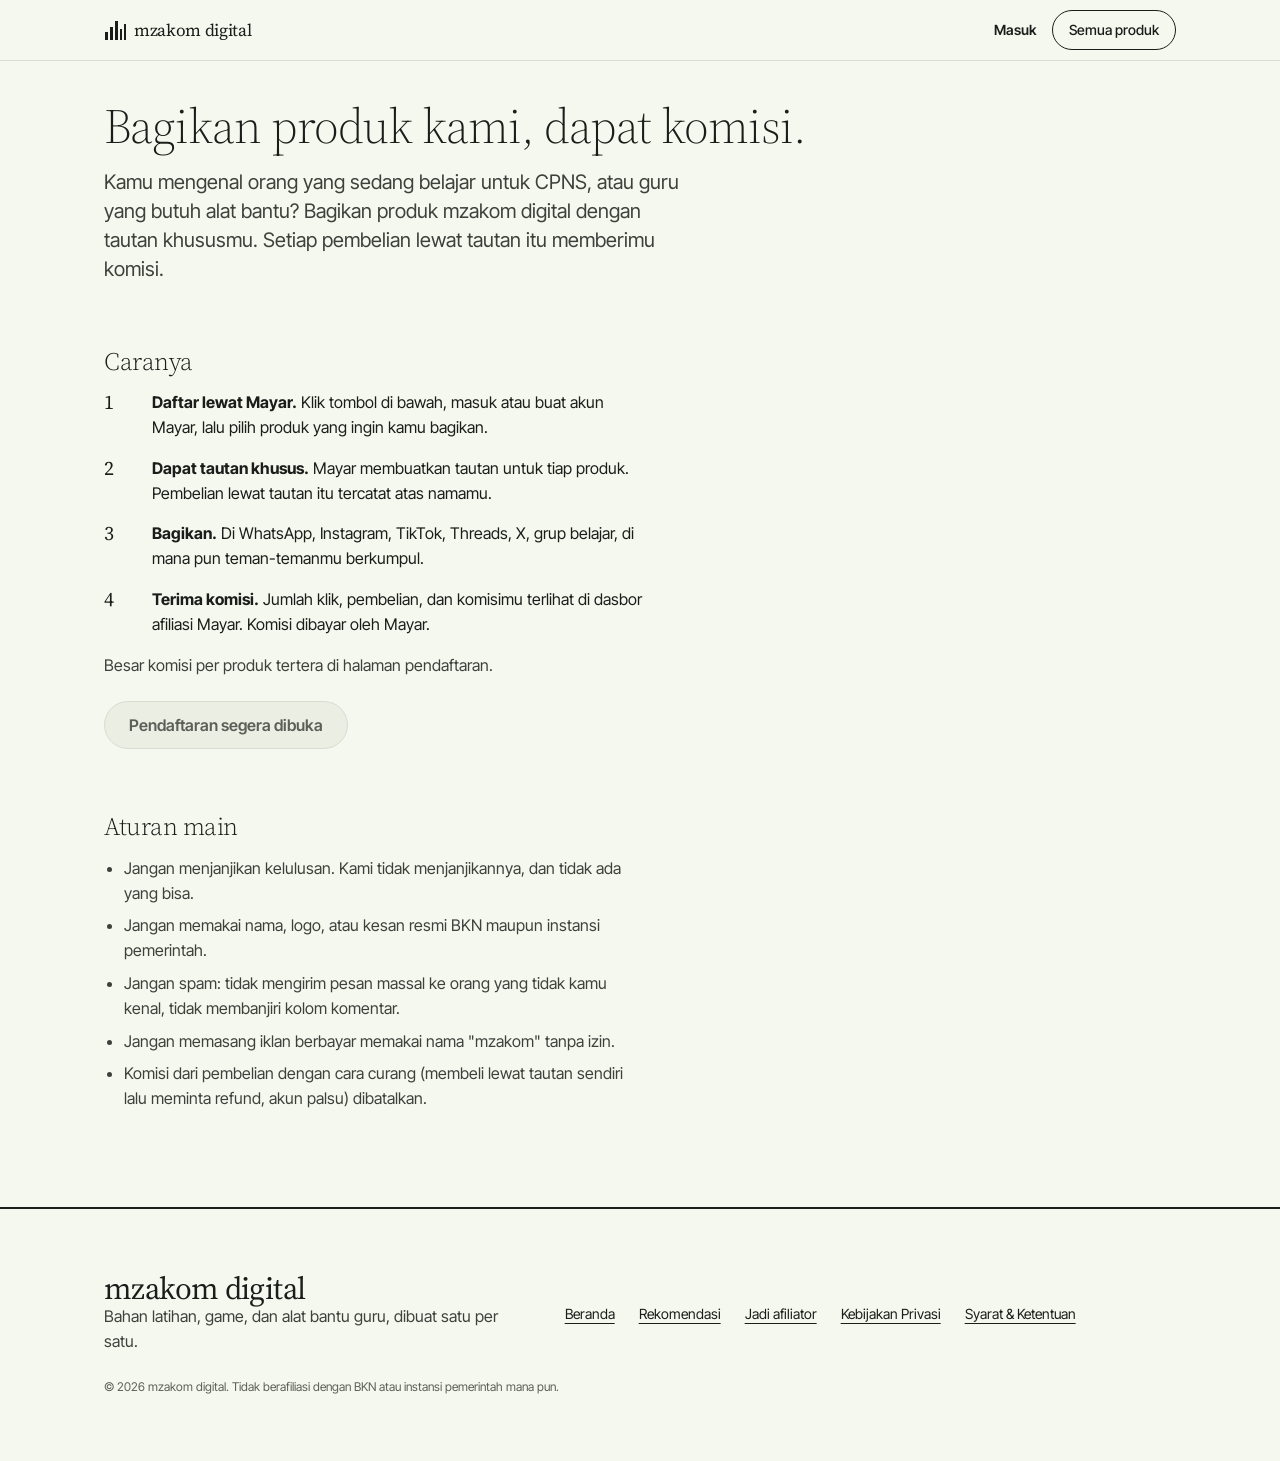
<file: afiliasi.html>
<!doctype html>
<html lang="id">
<head>
<meta charset="utf-8">
<meta name="viewport" content="width=device-width, initial-scale=1, viewport-fit=cover">
<title>Jadi afiliator — mzakom digital</title>
<meta name="description" content="Bagikan produk mzakom digital dengan tautan khususmu dan dapat komisi dari setiap pembelian. Pencatatan dan pembayaran komisi lewat Mayar.">
<meta name="theme-color" content="#fbfaf8">
<link rel="preconnect" href="https://fonts.googleapis.com">
<link rel="preconnect" href="https://fonts.gstatic.com" crossorigin>
<link href="https://fonts.googleapis.com/css2?family=Inter+Tight:wght@300;400;500;600&family=Source+Serif+4:opsz,wght@8..60,300;8..60,400&family=IBM+Plex+Mono:wght@500&display=swap" rel="stylesheet">
<link rel="stylesheet" href="assets/site.css">
<script defer src="assets/config.js"></script>
<script defer src="assets/katalog.js"></script>
<script defer src="assets/site.js"></script>
<script defer src="assets/afiliasi.js"></script>
</head>
<body class="sub">
<a class="skip" href="#isi">Langsung ke isi</a>

<header class="nav" id="nav">
  <div class="nav__bar">
    <div class="wrap nav__inner">
      <a class="brand" href="./" aria-label="mzakom digital, beranda">
        <svg viewBox="0 0 22 22" aria-hidden="true"><path fill="currentColor" d="M1 13h3v8H1zM6 8h3v13H6zM11 2h3v19h-3zM16 10h2v11h-2zM20 5h2v16h-2z"/></svg>
        mzakom digital
      </a>
      <a class="nav__masuk" href="masuk.html">Masuk</a>
      <a class="btn btn--sm btn--ghost" href="./#produk">Semua produk</a>
    </div>
  </div>
</header>

<main id="isi" class="page">
  <div class="wrap">
    <div class="page__narrow">
      <h1>Bagikan produk kami, dapat komisi.</h1>
      <p class="page__p lede">Kamu mengenal orang yang sedang belajar untuk CPNS, atau guru yang butuh alat bantu? Bagikan produk mzakom digital dengan tautan khususmu. Setiap pembelian lewat tautan itu memberimu komisi.</p>

      <h2 class="page__h2">Caranya</h2>
      <ol class="langkah">
        <li><p><b>Daftar lewat Mayar.</b> Klik tombol di bawah, masuk atau buat akun Mayar, lalu pilih produk yang ingin kamu bagikan.</p></li>
        <li><p><b>Dapat tautan khusus.</b> Mayar membuatkan tautan untuk tiap produk. Pembelian lewat tautan itu tercatat atas namamu.</p></li>
        <li><p><b>Bagikan.</b> Di WhatsApp, Instagram, TikTok, Threads, X, grup belajar, di mana pun teman-temanmu berkumpul.</p></li>
        <li><p><b>Terima komisi.</b> Jumlah klik, pembelian, dan komisimu terlihat di dasbor afiliasi Mayar. Komisi dibayar oleh Mayar.</p></li>
      </ol>
      <p class="page__p">Besar komisi per produk tertera di halaman pendaftaran.</p>
      <p class="page__p"><a class="btn" id="daftar-afiliasi" href="#">Daftar jadi afiliator</a></p>

      <h2 class="page__h2">Aturan main</h2>
      <ul class="aturan">
        <li>Jangan menjanjikan kelulusan. Kami tidak menjanjikannya, dan tidak ada yang bisa.</li>
        <li>Jangan memakai nama, logo, atau kesan resmi BKN maupun instansi pemerintah.</li>
        <li>Jangan spam: tidak mengirim pesan massal ke orang yang tidak kamu kenal, tidak membanjiri kolom komentar.</li>
        <li>Jangan memasang iklan berbayar memakai nama "mzakom" tanpa izin.</li>
        <li>Komisi dari pembelian dengan cara curang (membeli lewat tautan sendiri lalu meminta refund, akun palsu) dibatalkan.</li>
      </ul>
    </div>
  </div>
</main>

<footer class="foot">
  <div class="wrap foot__grid">
    <div>
      <p class="foot__mark">mzakom digital</p>
      <p class="foot__tag">Bahan latihan, game, dan alat bantu guru, dibuat satu per satu.</p>
    </div>
    <nav class="foot__links" aria-label="Kaki halaman">
      <a href="./">Beranda</a>
      <a href="rekomendasi.html">Rekomendasi</a>
      <a href="afiliasi.html">Jadi afiliator</a>
      <a href="kebijakan-privasi.html">Kebijakan Privasi</a>
      <a href="syarat-dan-ketentuan.html">Syarat &amp; Ketentuan</a>
    </nav>
    <p class="foot__fine">© 2026 mzakom digital. Tidak berafiliasi dengan BKN atau instansi pemerintah mana pun.</p>
  </div>
</footer>
</body>
</html>
</file>
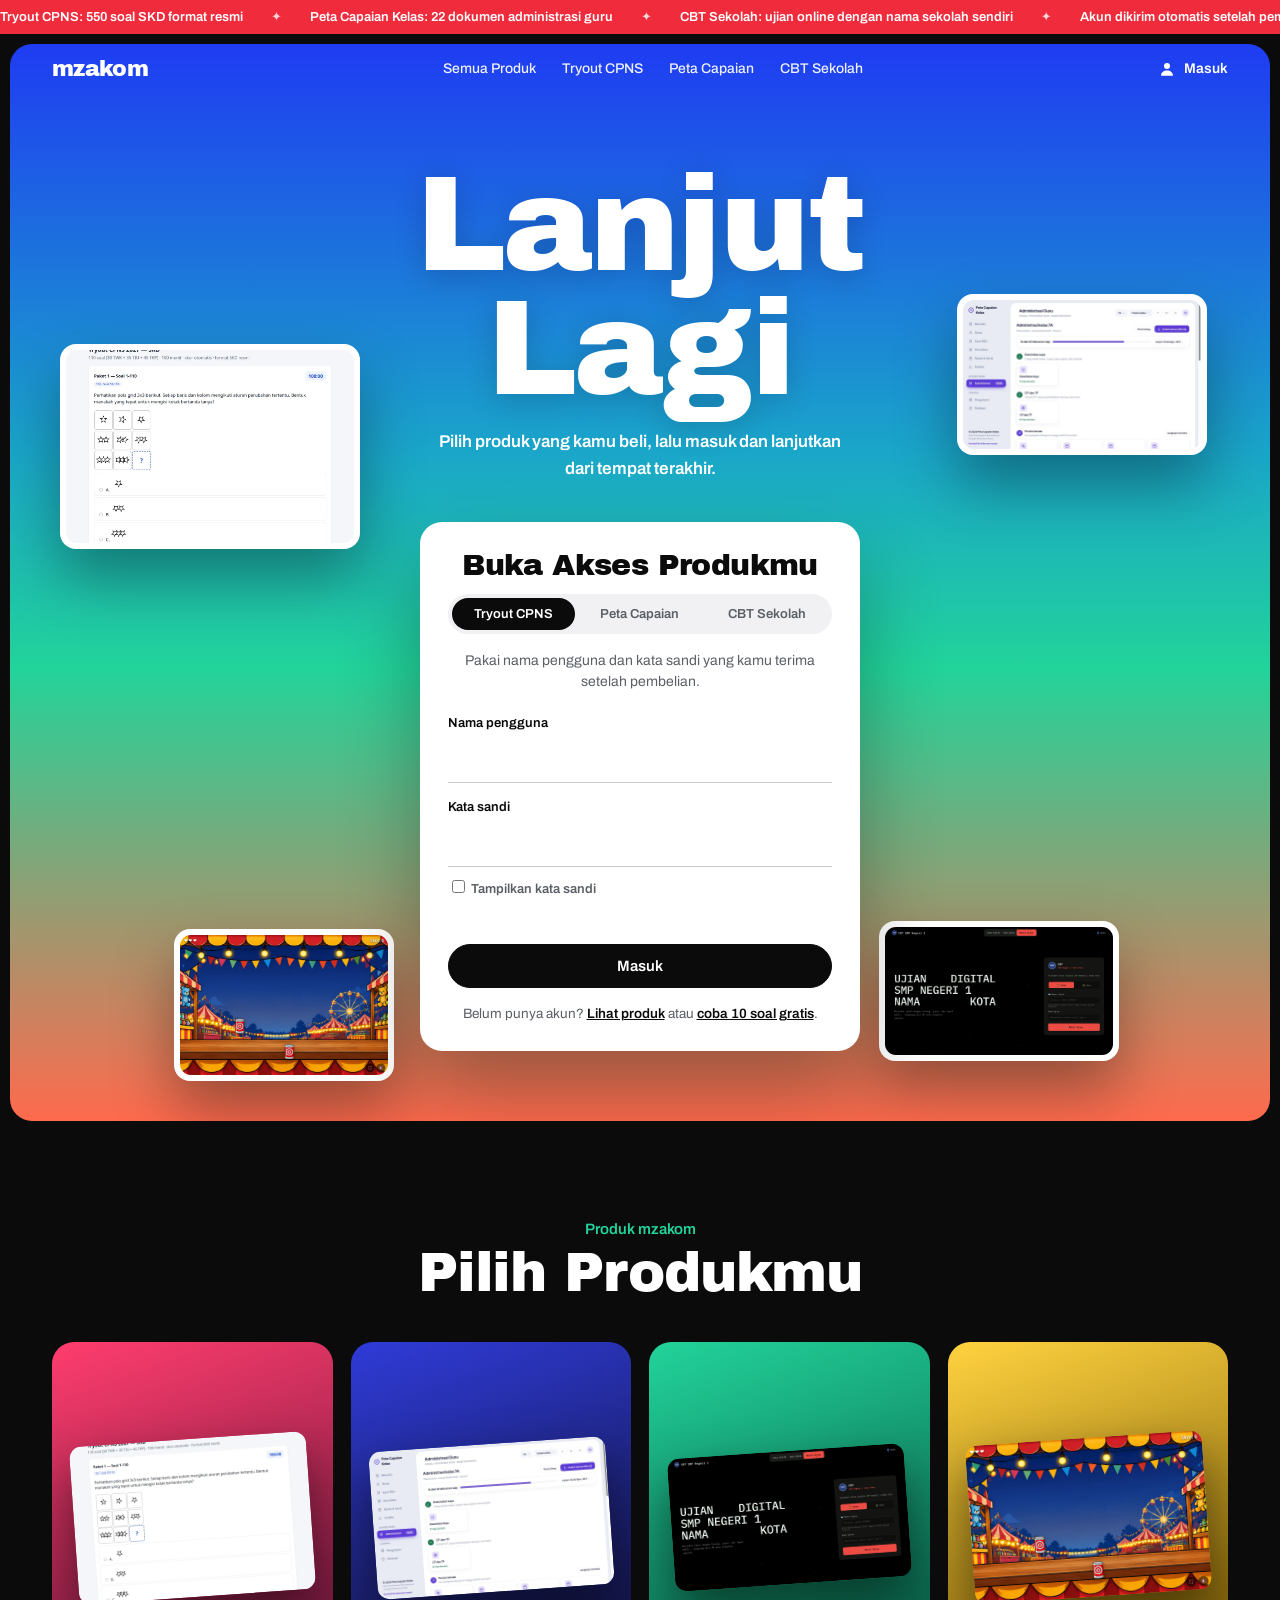
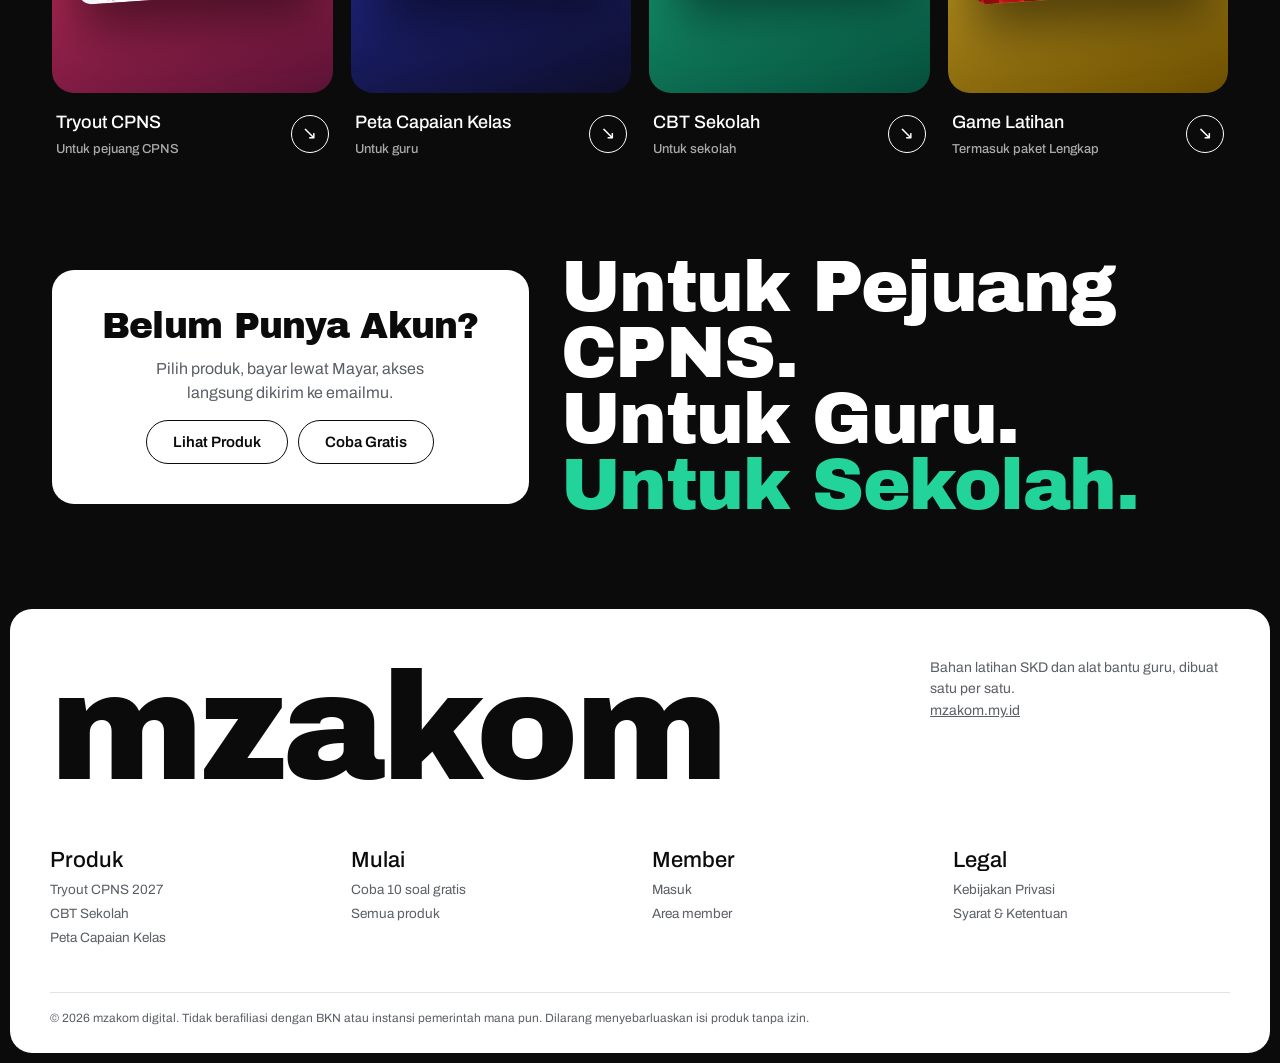
<file: buka.html>
<!doctype html>
<html lang="id">
<head>
<meta charset="utf-8">
<meta name="viewport" content="width=device-width, initial-scale=1, viewport-fit=cover">
<title>Area member — mzakom digital</title>
<meta name="robots" content="noindex">
<meta name="theme-color" content="#fbfaf8">
<link rel="preconnect" href="https://fonts.googleapis.com">
<link rel="preconnect" href="https://fonts.gstatic.com" crossorigin>
<link href="https://fonts.googleapis.com/css2?family=Archivo:wght@400;600;700&family=Archivo+Black&display=swap" rel="stylesheet">
<link rel="stylesheet" href="assets/site.css">
<script defer src="assets/config.js"></script>
<script defer src="assets/member.js"></script>
</head>
<body class="sub player" data-halaman="buka">
<header class="player__bar">
  <a class="tlink" href="member.html">← Area member</a>
  <span class="brand">mzakom digital</span>
</header>
<main class="player__isi">
  <p id="status" class="page__p" role="status">Menyiapkan… ini bisa memakan beberapa detik.</p>
  <iframe id="bingkai" class="player__bingkai" title="Tryout atau game" allow="fullscreen; autoplay" hidden></iframe>
</main>
</body>
</html>
</file>
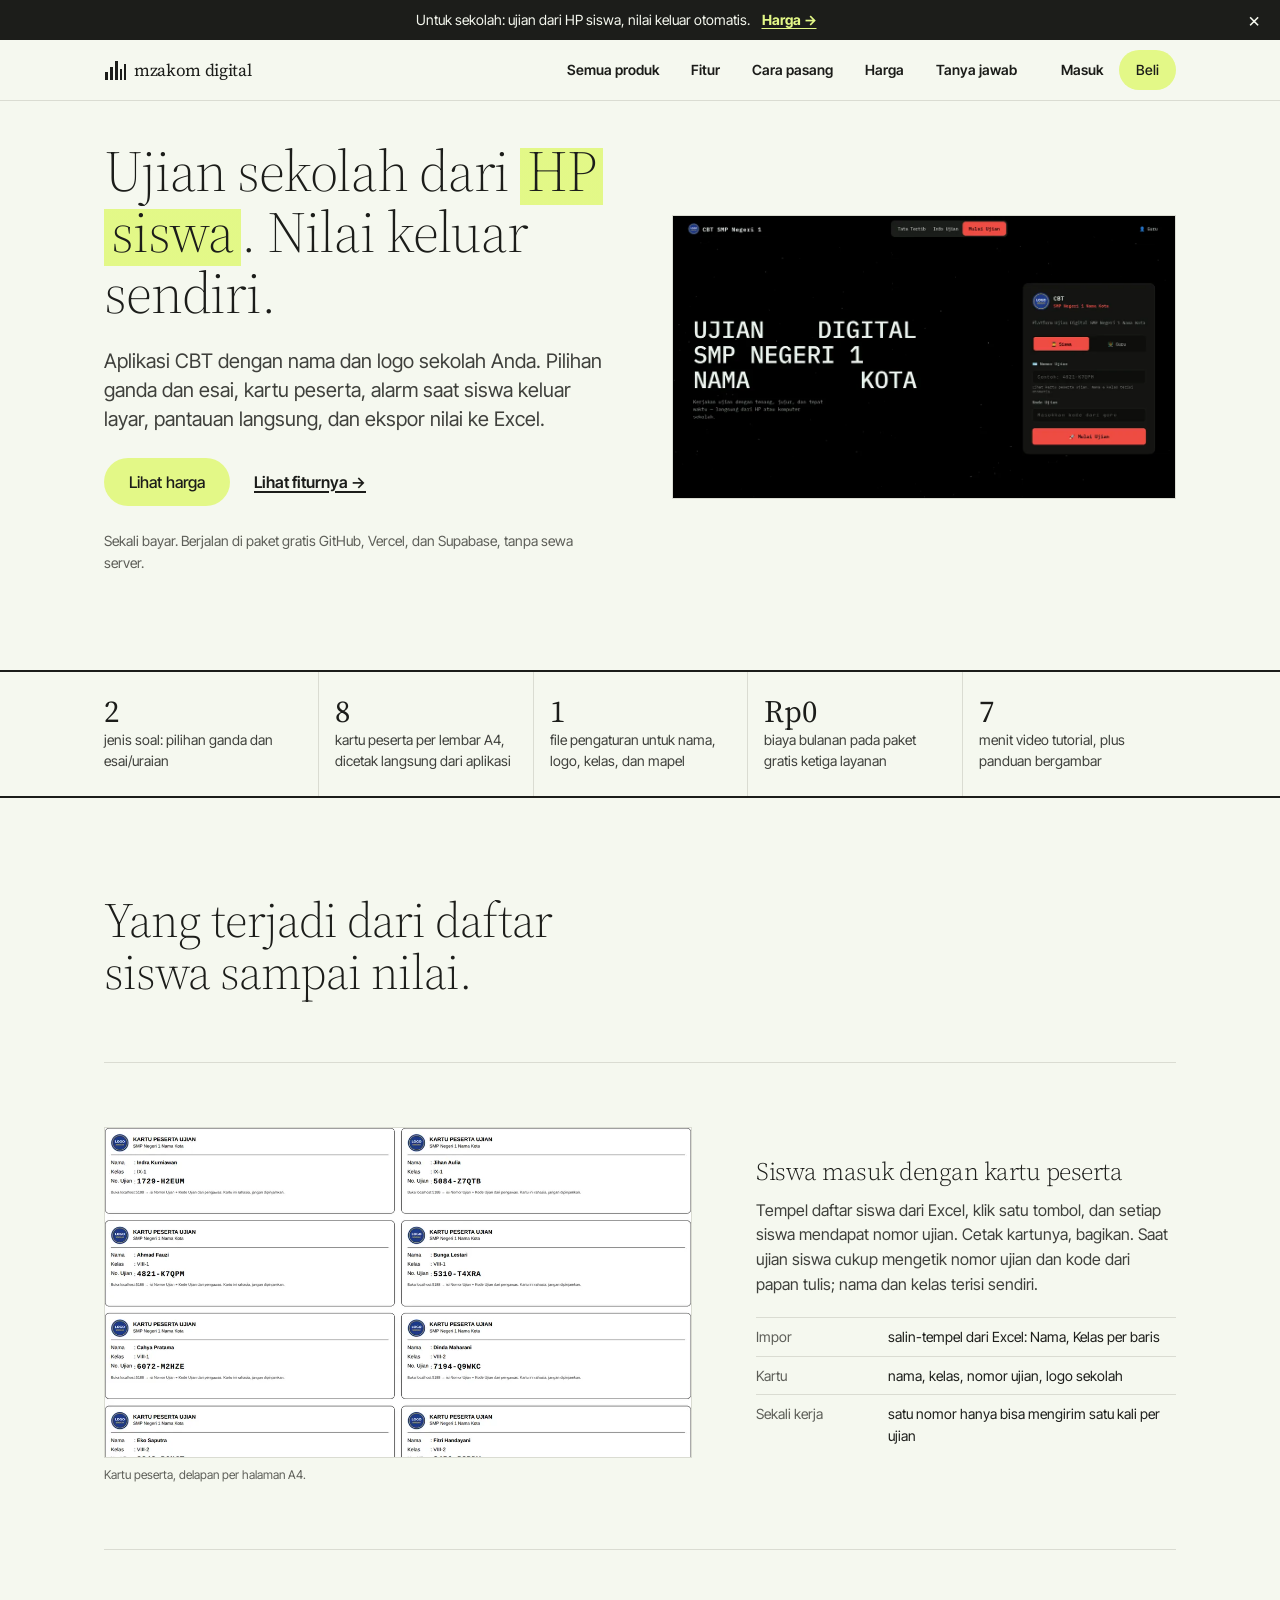
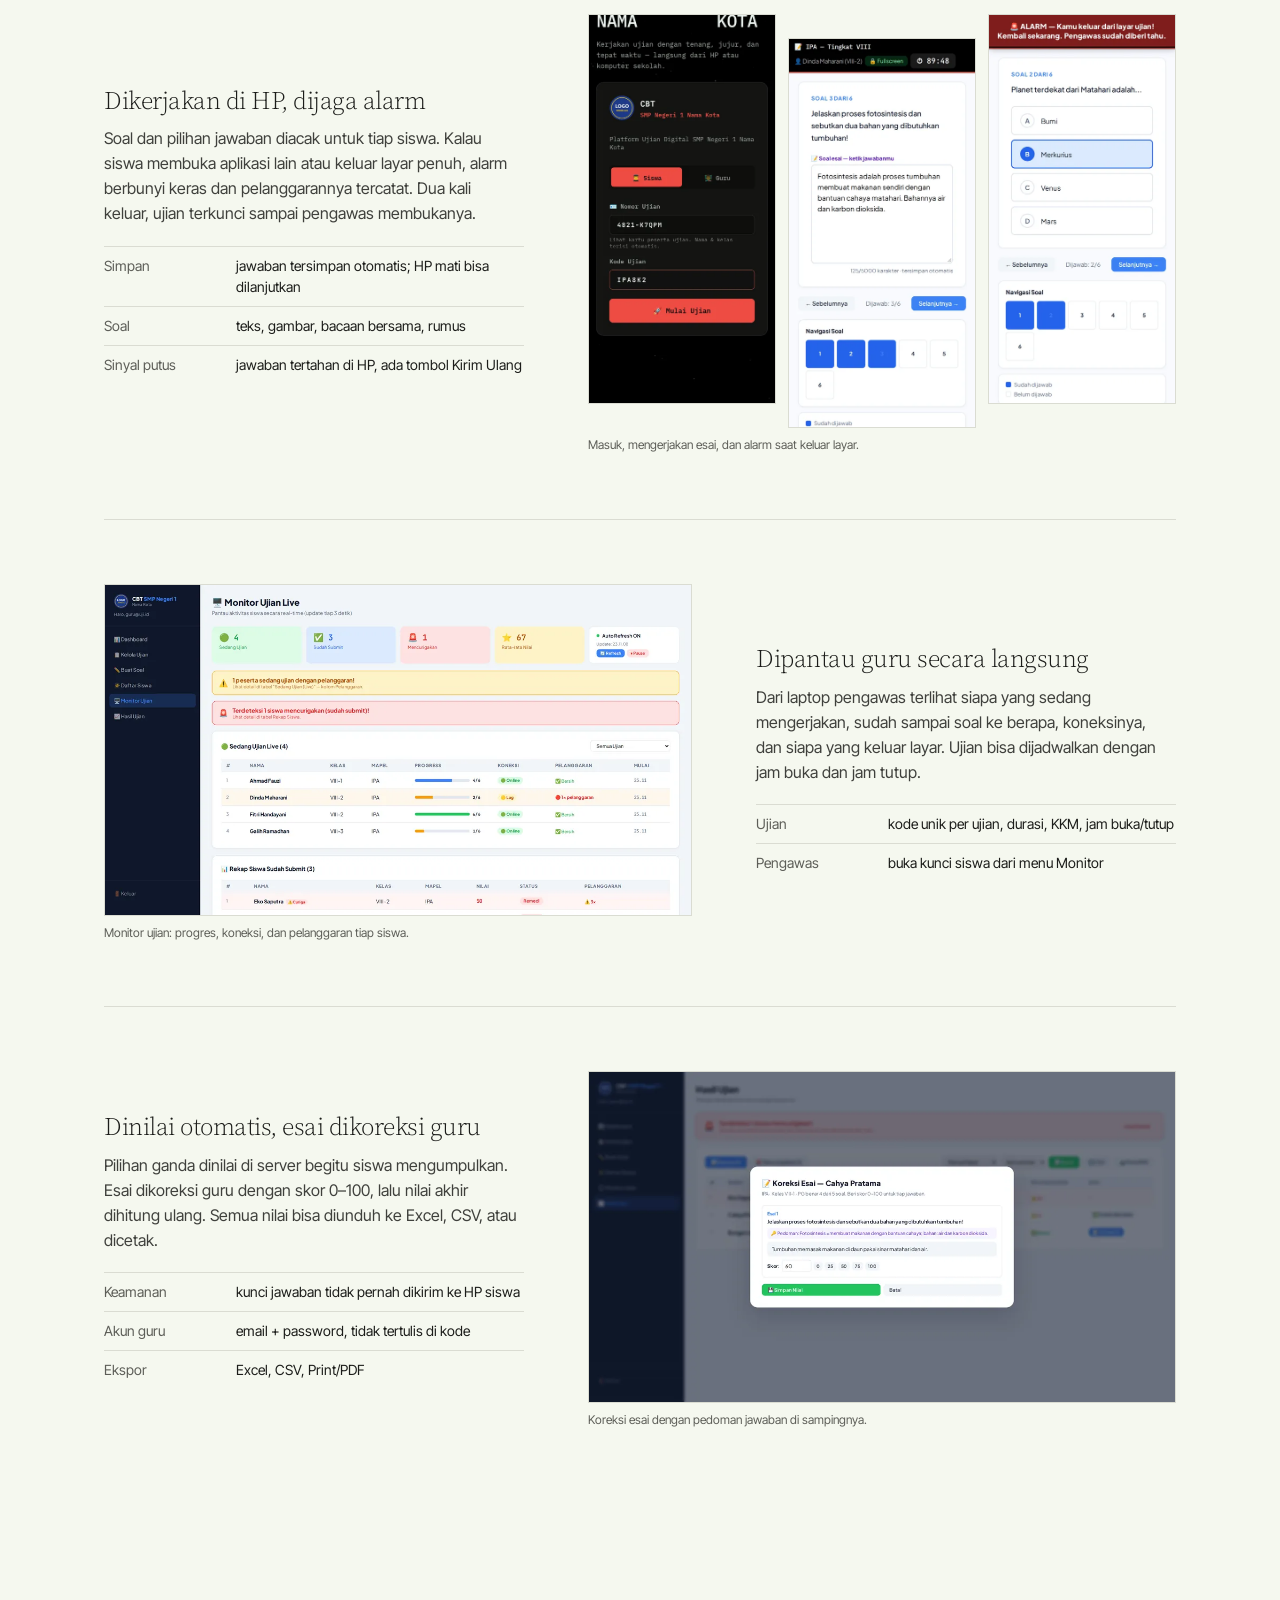
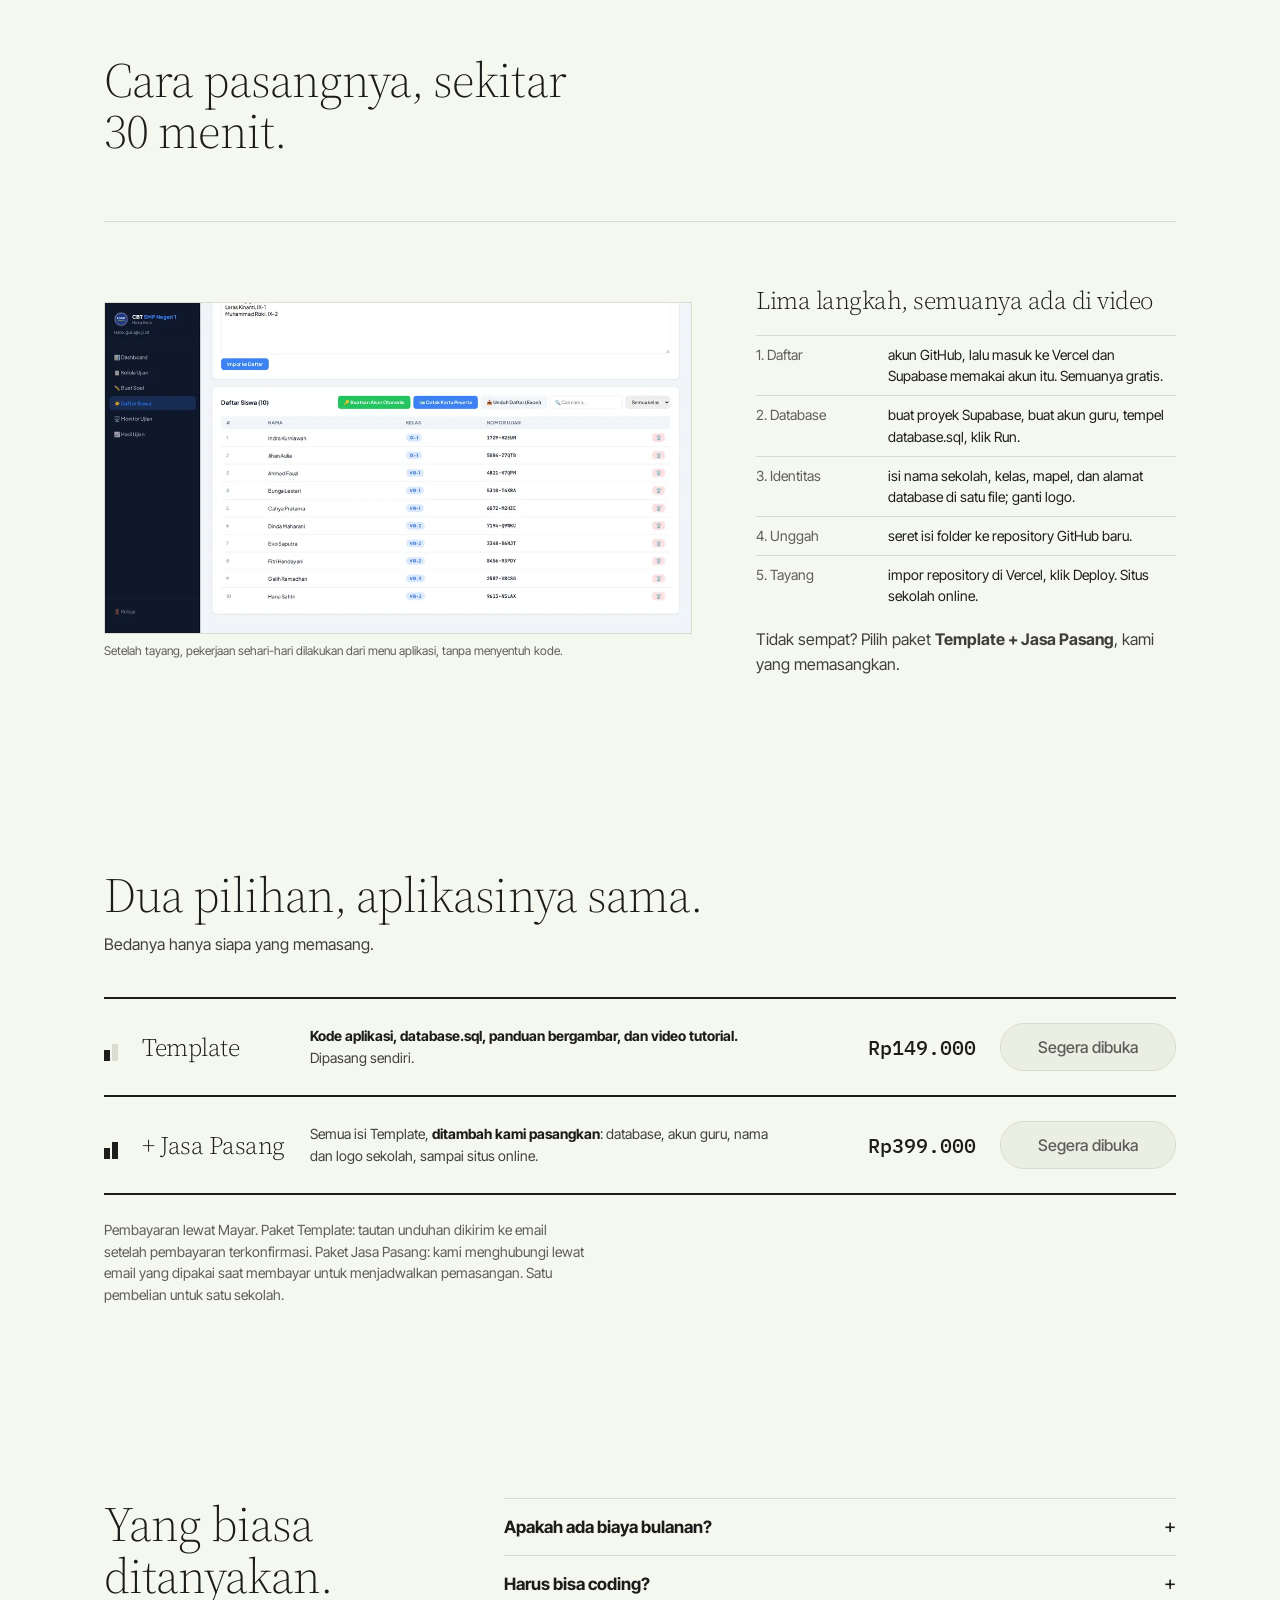
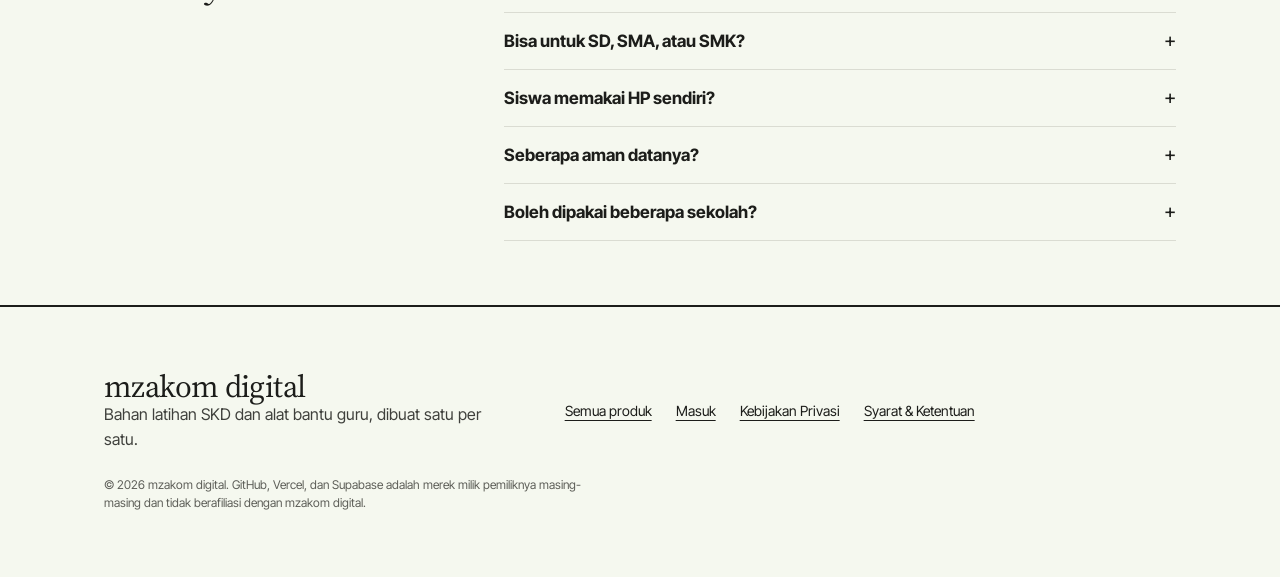
<file: cbt-sekolah.html>
<!doctype html>
<html lang="id">
<head>
<meta charset="utf-8">
<meta name="viewport" content="width=device-width, initial-scale=1, viewport-fit=cover">
<title>mzakom digital — CBT Sekolah: aplikasi ujian online untuk sekolah, pasang sendiri, tanpa biaya server</title>
<meta name="description" content="Template aplikasi ujian berbasis komputer (CBT) untuk sekolah: pilihan ganda dan esai, kartu peserta, alarm keluar layar, pantauan langsung, koreksi esai, ekspor Excel. Pakai nama dan logo sekolah sendiri. Berjalan di layanan gratis GitHub, Vercel, dan Supabase.">
<meta name="theme-color" content="#fbfaf8">
<link rel="preconnect" href="https://fonts.googleapis.com">
<link rel="preconnect" href="https://fonts.gstatic.com" crossorigin>
<link href="https://fonts.googleapis.com/css2?family=Inter+Tight:wght@300;400;500;600&family=Source+Serif+4:opsz,wght@8..60,300;8..60,400&family=IBM+Plex+Mono:wght@500&display=swap" rel="stylesheet">
<link rel="stylesheet" href="assets/site.css">
<script defer src="assets/config.js"></script>
<script defer src="assets/katalog.js"></script>
<script defer src="assets/site.js"></script>
</head>
<body>
<a class="skip" href="#isi">Langsung ke isi</a>

<header class="nav" id="nav">
  <div class="nav__banner">
    <p><span class="wide">Untuk sekolah: </span>ujian dari HP siswa, nilai keluar otomatis.</p>
    <a href="#harga">Harga →</a>
    <button class="nav__x" id="banner-x" aria-label="Tutup pengumuman">×</button>
  </div>
  <div class="nav__bar">
    <div class="wrap nav__inner">
      <a class="brand" href="./" aria-label="mzakom digital, beranda">
        <svg viewBox="0 0 22 22" aria-hidden="true"><path fill="currentColor" d="M1 13h3v8H1zM6 8h3v13H6zM11 2h3v19h-3zM16 10h2v11h-2zM20 5h2v16h-2z"/></svg>
        mzakom digital
      </a>
      <nav class="nav__links" aria-label="Utama">
        <a href="./">Semua produk</a>
        <a href="#isi-paket">Fitur</a>
        <a href="#cara">Cara pasang</a>
        <a href="#harga">Harga</a>
        <a href="#tanya">Tanya jawab</a>
      </nav>
      <a class="nav__masuk" href="masuk.html">Masuk</a>
      <a class="btn btn--sm" href="#harga">Beli</a>
      <button class="nav__toggle" id="nav-toggle" aria-expanded="false" aria-controls="nav-sheet">Menu</button>
    </div>
    <div class="nav__sheet" id="nav-sheet" hidden>
      <nav class="wrap" aria-label="Menu">
        <a href="./">Semua produk</a>
        <a href="#isi-paket">Fitur</a>
        <a href="#cara">Cara pasang</a>
        <a href="#harga">Harga</a>
        <a href="#tanya">Tanya jawab</a>
        <a href="masuk.html">Masuk</a>
      </nav>
    </div>
  </div>
</header>

<main id="isi">
  <section class="hero">
    <div class="wrap hero__grid">
      <div class="hero__text">
        <h1 class="reveal" style="--i:0">Ujian sekolah dari <span class="hl">HP siswa</span>. Nilai keluar sendiri.</h1>
        <p class="lede reveal" style="--i:1">Aplikasi CBT dengan nama dan logo sekolah Anda. Pilihan ganda dan esai, kartu peserta, alarm saat siswa keluar layar, pantauan langsung, dan ekspor nilai ke Excel.</p>
        <div class="hero__cta reveal" style="--i:2">
          <a class="btn" href="#harga">Lihat harga</a>
          <a class="tlink" href="#isi-paket">Lihat fiturnya →</a>
        </div>
        <p class="hero__note reveal" style="--i:3">Sekali bayar. Berjalan di paket gratis GitHub, Vercel, dan Supabase, tanpa sewa server.</p>
      </div>
      <figure class="reveal" style="--i:2">
        <div class="shot"><img src="assets/img/cbt-beranda.webp" width="1100" height="619" alt="Halaman depan aplikasi CBT: judul Ujian Digital dengan nama sekolah dan kotak masuk siswa berisi Nomor Ujian dan Kode Ujian"></div>
      </figure>
    </div>
  </section>

  <section class="facts" aria-label="Isi produk dalam angka">
    <div class="wrap facts__grid">
      <div class="fact"><b>2</b><span>jenis soal: pilihan ganda dan esai/uraian</span></div>
      <div class="fact"><b>8</b><span>kartu peserta per lembar A4, dicetak langsung dari aplikasi</span></div>
      <div class="fact"><b>1</b><span>file pengaturan untuk nama, logo, kelas, dan mapel</span></div>
      <div class="fact"><b>Rp0</b><span>biaya bulanan pada paket gratis ketiga layanan</span></div>
      <div class="fact"><b>7</b><span>menit video tutorial, plus panduan bergambar</span></div>
    </div>
  </section>

  <section class="tour" id="isi-paket">
    <div class="wrap">
      <h2 class="tour__head">Yang terjadi dari daftar siswa sampai nilai.</h2>

      <article class="tour__item">
        <figure class="tour__fig">
          <div class="shot"><img src="assets/img/cbt-kartu.webp" width="1100" height="619" loading="lazy" alt="Lembar kartu peserta ujian: tiap kartu berisi logo, nama sekolah, nama siswa, kelas, dan nomor ujian"></div>
          <figcaption>Kartu peserta, delapan per halaman A4.</figcaption>
        </figure>
        <div class="tour__text">
          <h3>Siswa masuk dengan kartu peserta</h3>
          <p>Tempel daftar siswa dari Excel, klik satu tombol, dan setiap siswa mendapat nomor ujian. Cetak kartunya, bagikan. Saat ujian siswa cukup mengetik nomor ujian dan kode dari papan tulis; nama dan kelas terisi sendiri.</p>
          <dl class="spec">
            <div><dt>Impor</dt><dd>salin-tempel dari Excel: Nama, Kelas per baris</dd></div>
            <div><dt>Kartu</dt><dd>nama, kelas, nomor ujian, logo sekolah</dd></div>
            <div><dt>Sekali kerja</dt><dd>satu nomor hanya bisa mengirim satu kali per ujian</dd></div>
          </dl>
        </div>
      </article>

      <article class="tour__item">
        <figure class="tour__fig">
          <div class="shots shots--3">
            <div class="shot"><img src="assets/img/cbt-hp-masuk.webp" width="420" height="877" loading="lazy" alt="Layar HP: kotak masuk siswa dengan Nomor Ujian dan Kode Ujian"></div>
            <div class="shot"><img src="assets/img/cbt-hp-esai.webp" width="420" height="877" loading="lazy" alt="Layar HP: soal esai tentang fotosintesis dengan kotak jawaban"></div>
            <div class="shot"><img src="assets/img/cbt-hp-alarm.webp" width="420" height="877" loading="lazy" alt="Layar HP: pita merah ALARM, siswa keluar dari layar ujian"></div>
          </div>
          <figcaption>Masuk, mengerjakan esai, dan alarm saat keluar layar.</figcaption>
        </figure>
        <div class="tour__text">
          <h3>Dikerjakan di HP, dijaga alarm</h3>
          <p>Soal dan pilihan jawaban diacak untuk tiap siswa. Kalau siswa membuka aplikasi lain atau keluar layar penuh, alarm berbunyi keras dan pelanggarannya tercatat. Dua kali keluar, ujian terkunci sampai pengawas membukanya.</p>
          <dl class="spec">
            <div><dt>Simpan</dt><dd>jawaban tersimpan otomatis; HP mati bisa dilanjutkan</dd></div>
            <div><dt>Soal</dt><dd>teks, gambar, bacaan bersama, rumus</dd></div>
            <div><dt>Sinyal putus</dt><dd>jawaban tertahan di HP, ada tombol Kirim Ulang</dd></div>
          </dl>
        </div>
      </article>

      <article class="tour__item">
        <figure class="tour__fig">
          <div class="shot"><img src="assets/img/cbt-monitor.webp" width="1100" height="619" loading="lazy" alt="Monitor Ujian Live: tabel peserta dengan progres soal, status koneksi, dan kolom pelanggaran"></div>
          <figcaption>Monitor ujian: progres, koneksi, dan pelanggaran tiap siswa.</figcaption>
        </figure>
        <div class="tour__text">
          <h3>Dipantau guru secara langsung</h3>
          <p>Dari laptop pengawas terlihat siapa yang sedang mengerjakan, sudah sampai soal ke berapa, koneksinya, dan siapa yang keluar layar. Ujian bisa dijadwalkan dengan jam buka dan jam tutup.</p>
          <dl class="spec">
            <div><dt>Ujian</dt><dd>kode unik per ujian, durasi, KKM, jam buka/tutup</dd></div>
            <div><dt>Pengawas</dt><dd>buka kunci siswa dari menu Monitor</dd></div>
          </dl>
        </div>
      </article>

      <article class="tour__item">
        <figure class="tour__fig">
          <div class="shot"><img src="assets/img/cbt-koreksi.webp" width="1100" height="619" loading="lazy" alt="Jendela Koreksi Esai: pertanyaan, pedoman jawaban, jawaban siswa, dan skor 0 sampai 100"></div>
          <figcaption>Koreksi esai dengan pedoman jawaban di sampingnya.</figcaption>
        </figure>
        <div class="tour__text">
          <h3>Dinilai otomatis, esai dikoreksi guru</h3>
          <p>Pilihan ganda dinilai di server begitu siswa mengumpulkan. Esai dikoreksi guru dengan skor 0–100, lalu nilai akhir dihitung ulang. Semua nilai bisa diunduh ke Excel, CSV, atau dicetak.</p>
          <dl class="spec">
            <div><dt>Keamanan</dt><dd>kunci jawaban tidak pernah dikirim ke HP siswa</dd></div>
            <div><dt>Akun guru</dt><dd>email + password, tidak tertulis di kode</dd></div>
            <div><dt>Ekspor</dt><dd>Excel, CSV, Print/PDF</dd></div>
          </dl>
        </div>
      </article>
    </div>
  </section>

  <section class="tour" id="cara">
    <div class="wrap">
      <h2 class="tour__head">Cara pasangnya, sekitar 30 menit.</h2>
      <article class="tour__item">
        <figure class="tour__fig">
          <div class="shot"><img src="assets/img/cbt-siswa.webp" width="1100" height="619" loading="lazy" alt="Menu Daftar Siswa: tombol Buatkan Akun Otomatis, Cetak Kartu Peserta, dan tabel nomor ujian"></div>
          <figcaption>Setelah tayang, pekerjaan sehari-hari dilakukan dari menu aplikasi, tanpa menyentuh kode.</figcaption>
        </figure>
        <div class="tour__text">
          <h3>Lima langkah, semuanya ada di video</h3>
          <dl class="spec">
            <div><dt>1. Daftar</dt><dd>akun GitHub, lalu masuk ke Vercel dan Supabase memakai akun itu. Semuanya gratis.</dd></div>
            <div><dt>2. Database</dt><dd>buat proyek Supabase, buat akun guru, tempel database.sql, klik Run.</dd></div>
            <div><dt>3. Identitas</dt><dd>isi nama sekolah, kelas, mapel, dan alamat database di satu file; ganti logo.</dd></div>
            <div><dt>4. Unggah</dt><dd>seret isi folder ke repository GitHub baru.</dd></div>
            <div><dt>5. Tayang</dt><dd>impor repository di Vercel, klik Deploy. Situs sekolah online.</dd></div>
          </dl>
          <p>Tidak sempat? Pilih paket <b>Template + Jasa Pasang</b>, kami yang memasangkan.</p>
        </div>
      </article>
    </div>
  </section>

  <section class="harga" id="harga">
    <div class="wrap">
      <div class="harga__head">
        <h2>Dua pilihan, aplikasinya sama.</h2>
        <p>Bedanya hanya siapa yang memasang.</p>
      </div>

      <div class="tier">
        <span class="bars" aria-hidden="true"><i class="on"></i><i></i></span>
        <h3>Template</h3>
        <p class="tier__isi"><b>Kode aplikasi, database.sql, panduan bergambar, dan video tutorial.</b> Dipasang sendiri.</p>
        <span class="tier__price mono">Rp149.000</span>
        <a class="btn" data-beli="cbt-sekolah" href="#">Beli Template</a>
      </div>
      <div class="tier">
        <span class="bars" aria-hidden="true"><i class="on"></i><i class="on"></i></span>
        <h3>+ Jasa Pasang</h3>
        <p class="tier__isi">Semua isi Template, <b>ditambah kami pasangkan</b>: database, akun guru, nama dan logo sekolah, sampai situs online.</p>
        <span class="tier__price mono">Rp399.000</span>
        <a class="btn" data-beli="cbt-sekolah-pasang" href="#">Beli + Pasang</a>
      </div>

      <p class="harga__note">Pembayaran lewat Mayar. Paket Template: tautan unduhan dikirim ke email setelah pembayaran terkonfirmasi. Paket Jasa Pasang: kami menghubungi lewat email yang dipakai saat membayar untuk menjadwalkan pemasangan. Satu pembelian untuk satu sekolah.</p>
    </div>
  </section>

  <section class="faq" id="tanya">
    <div class="wrap faq__grid">
      <h2>Yang biasa ditanyakan.</h2>
      <div>
        <details>
          <summary>Apakah ada biaya bulanan?</summary>
          <p>Tidak dari kami. Aplikasi berjalan di paket gratis GitHub, Vercel, dan Supabase. Paket gratis Supabase memuat database 500 MB dan penyimpanan 1 GB, cukup untuk soal dan nilai satu sekolah. Proyek Supabase gratis dijeda bila tujuh hari tidak dipakai; cukup klik Restore di dasbornya.</p>
        </details>
        <details>
          <summary>Harus bisa coding?</summary>
          <p>Tidak. Yang diubah hanya isian nama sekolah, kelas, mapel, dan alamat database di satu file, mengikuti video dan panduan bergambar. Kalau tidak sempat, pilih paket Jasa Pasang.</p>
        </details>
        <details>
          <summary>Bisa untuk SD, SMA, atau SMK?</summary>
          <p>Bisa. Daftar tingkat, kelas, dan mata pelajaran diatur bebas di file pengaturan, misalnya X, XI, dan XII.</p>
        </details>
        <details>
          <summary>Siswa memakai HP sendiri?</summary>
          <p>Ya. Siswa cukup membuka alamat situs di browser HP atau komputer sekolah. Kalau sekolah punya aplikasi Android sendiri, tautannya bisa dipasang di halaman masuk.</p>
        </details>
        <details>
          <summary>Seberapa aman datanya?</summary>
          <p>Siswa tidak bisa membaca kunci jawaban, data siswa lain, maupun nilai; nilai pilihan ganda dihitung di server. Hanya email guru yang didaftarkan yang bisa mengelola data. Database ada di akun Supabase milik sekolah, bukan di server kami.</p>
        </details>
        <details>
          <summary>Boleh dipakai beberapa sekolah?</summary>
          <p>Satu pembelian untuk satu sekolah. Untuk beberapa sekolah sekaligus, hubungi kami lewat kontak di Syarat &amp; Ketentuan.</p>
        </details>
      </div>
    </div>
  </section>
</main>

<footer class="foot">
  <div class="wrap foot__grid">
    <div>
      <p class="foot__mark">mzakom digital</p>
      <p class="foot__tag">Bahan latihan SKD dan alat bantu guru, dibuat satu per satu.</p>
    </div>
    <nav class="foot__links" aria-label="Kaki halaman">
      <a href="./">Semua produk</a>
      <a href="masuk.html">Masuk</a>
      <a href="kebijakan-privasi.html">Kebijakan Privasi</a>
      <a href="syarat-dan-ketentuan.html">Syarat &amp; Ketentuan</a>
    </nav>
    <p class="foot__fine">© 2026 mzakom digital. GitHub, Vercel, dan Supabase adalah merek milik pemiliknya masing-masing dan tidak berafiliasi dengan mzakom digital.</p>
  </div>
</footer>

<aside class="buybar" id="buybar" aria-label="Beli">
  <span>Mulai <b class="mono">Rp149.000</b></span>
  <a class="btn btn--sm" href="#harga">Lihat harga</a>
</aside>

</body>
</html>
</file>
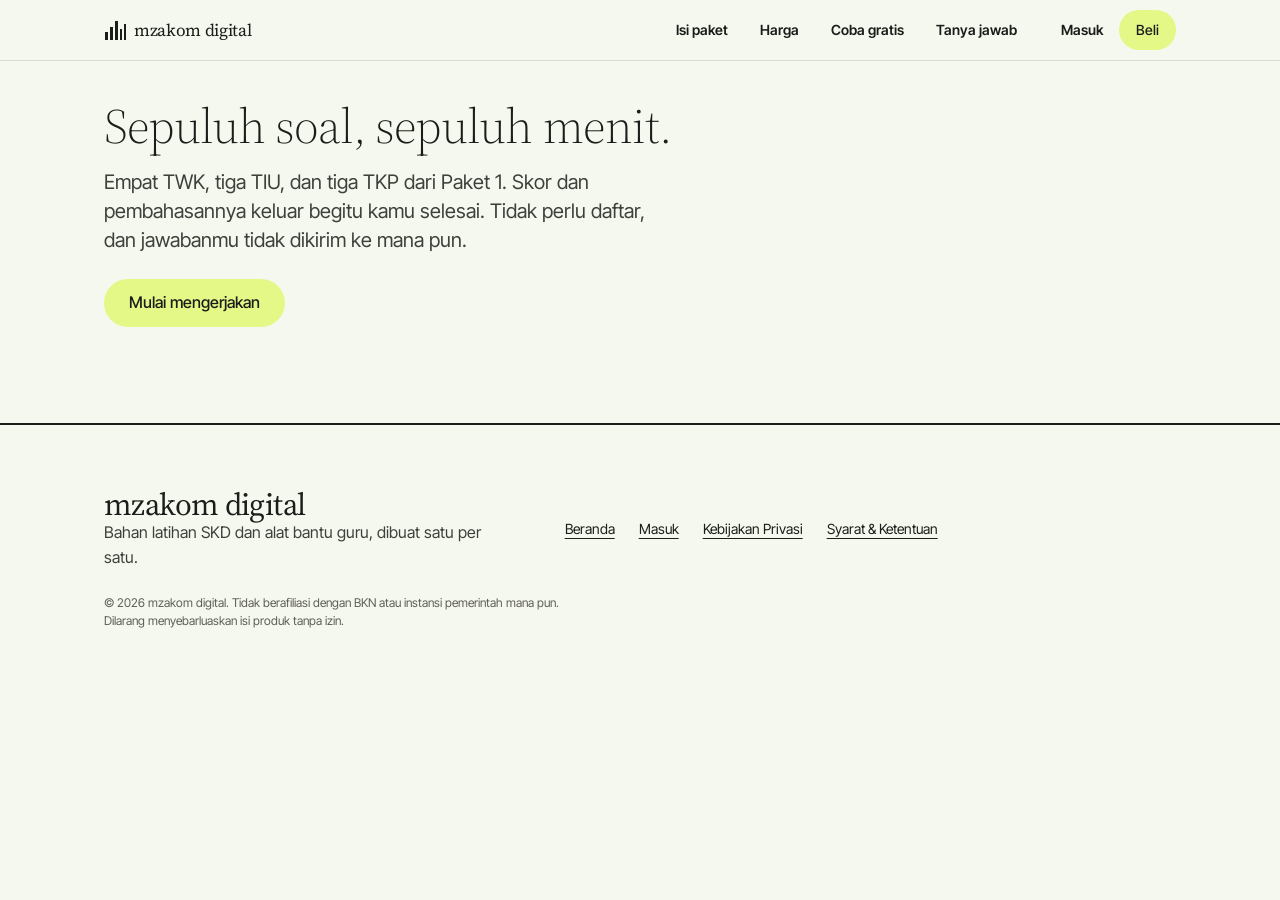
<file: coba-gratis.html>
<!doctype html>
<html lang="id">
<head>
<meta charset="utf-8">
<meta name="viewport" content="width=device-width, initial-scale=1, viewport-fit=cover">
<title>Coba 10 soal SKD gratis — mzakom digital</title>
<meta name="description" content="Sepuluh soal contoh SKD dari Paket 1 Tryout CPNS 2027: 4 TWK, 3 TIU, 3 TKP. Sepuluh menit, skor dan pembahasan langsung keluar. Tanpa daftar.">
<meta name="theme-color" content="#fbfaf8">
<link rel="preconnect" href="https://fonts.googleapis.com">
<link rel="preconnect" href="https://fonts.gstatic.com" crossorigin>
<link href="https://fonts.googleapis.com/css2?family=Inter+Tight:wght@300;400;500;600&family=Source+Serif+4:opsz,wght@8..60,300;8..60,400&family=IBM+Plex+Mono:wght@500&display=swap" rel="stylesheet">
<link rel="stylesheet" href="assets/site.css">
<script defer src="assets/config.js"></script>
<script defer src="assets/contoh-soal.js"></script>
<script defer src="assets/site.js"></script>
<script defer src="assets/coba.js"></script>
</head>
<body class="sub">
<a class="skip" href="#isi">Langsung ke isi</a>

<header class="nav" id="nav">
  <div class="nav__bar">
    <div class="wrap nav__inner">
      <a class="brand" href="./" aria-label="mzakom digital, beranda">
        <svg viewBox="0 0 22 22" aria-hidden="true"><path fill="currentColor" d="M1 13h3v8H1zM6 8h3v13H6zM11 2h3v19h-3zM16 10h2v11h-2zM20 5h2v16h-2z"/></svg>
        mzakom digital
      </a>
      <nav class="nav__links" aria-label="Utama">
        <a href="cpns.html#isi-paket">Isi paket</a>
        <a href="cpns.html#harga">Harga</a>
        <a href="coba-gratis.html" aria-current="page">Coba gratis</a>
        <a href="cpns.html#tanya">Tanya jawab</a>
      </nav>
      <a class="nav__masuk" href="masuk.html">Masuk</a>
      <a class="btn btn--sm" href="cpns.html#harga">Beli</a>
      <button class="nav__toggle" id="nav-toggle" aria-expanded="false" aria-controls="nav-sheet">Menu</button>
    </div>
    <div class="nav__sheet" id="nav-sheet" hidden>
      <nav class="wrap" aria-label="Menu">
        <a href="./">Beranda</a>
        <a href="cpns.html#isi-paket">Isi paket</a>
        <a href="cpns.html#harga">Harga</a>
        <a href="cpns.html#tanya">Tanya jawab</a>
        <a href="masuk.html">Masuk</a>
      </nav>
    </div>
  </div>
</header>

<main id="isi" class="page">
  <div class="wrap">
    <div class="page__narrow">

      <section id="layar-mulai">
        <h1>Sepuluh soal, sepuluh menit.</h1>
        <p class="lede">Empat TWK, tiga TIU, dan tiga TKP dari Paket 1. Skor dan pembahasannya keluar begitu kamu selesai. Tidak perlu daftar, dan jawabanmu tidak dikirim ke mana pun.</p>
        <button class="btn" id="btn-mulai">Mulai mengerjakan</button>
        <noscript><p class="msg" data-tone="error">Halaman ini membutuhkan JavaScript untuk menampilkan soal.</p></noscript>
      </section>

      <section id="layar-kuis" class="quiz" hidden>
        <div class="panel">
          <div class="quiz__top">
            <span class="chip" id="q-chip"></span>
            <span><span id="q-no"></span> · <b class="mono" id="timer" aria-label="Sisa waktu">10:00</b></span>
          </div>
          <p class="quiz__q" id="q-teks"></p>
          <div class="quiz__media" id="q-media"></div>
          <fieldset id="q-opsi"></fieldset>
          <div class="quiz__nav">
            <button class="btn btn--ghost" id="btn-prev">Sebelumnya</button>
            <button class="btn" id="btn-next">Berikutnya</button>
          </div>
        </div>
      </section>

      <section id="layar-hasil" hidden>
        <h1>Skormu.</h1>
        <div class="score" id="skor"></div>
        <p class="lede" id="ringkas"></p>
        <p class="page__p">Ini sepuluh dari 550 soal. Paket lengkapnya berisi lima tryout 110 soal format SKD resmi dengan pembahasan seperti di bawah, ditambah ebook, materi, video course, dan game.</p>
        <div class="hero__cta">
          <a class="btn" href="cpns.html#harga">Lihat harga</a>
          <button class="btn btn--ghost" id="btn-ulang">Ulangi</button>
        </div>
        <div class="review" id="ulasan"></div>
      </section>

    </div>
  </div>
</main>

<footer class="foot">
  <div class="wrap foot__grid">
    <div>
      <p class="foot__mark">mzakom digital</p>
      <p class="foot__tag">Bahan latihan SKD dan alat bantu guru, dibuat satu per satu.</p>
    </div>
    <nav class="foot__links" aria-label="Kaki halaman">
      <a href="./">Beranda</a>
      <a href="masuk.html">Masuk</a>
      <a href="kebijakan-privasi.html">Kebijakan Privasi</a>
      <a href="syarat-dan-ketentuan.html">Syarat &amp; Ketentuan</a>
    </nav>
    <p class="foot__fine">© 2026 mzakom digital. Tidak berafiliasi dengan BKN atau instansi pemerintah mana pun. Dilarang menyebarluaskan isi produk tanpa izin.</p>
  </div>
</footer>
</body>
</html>
</file>
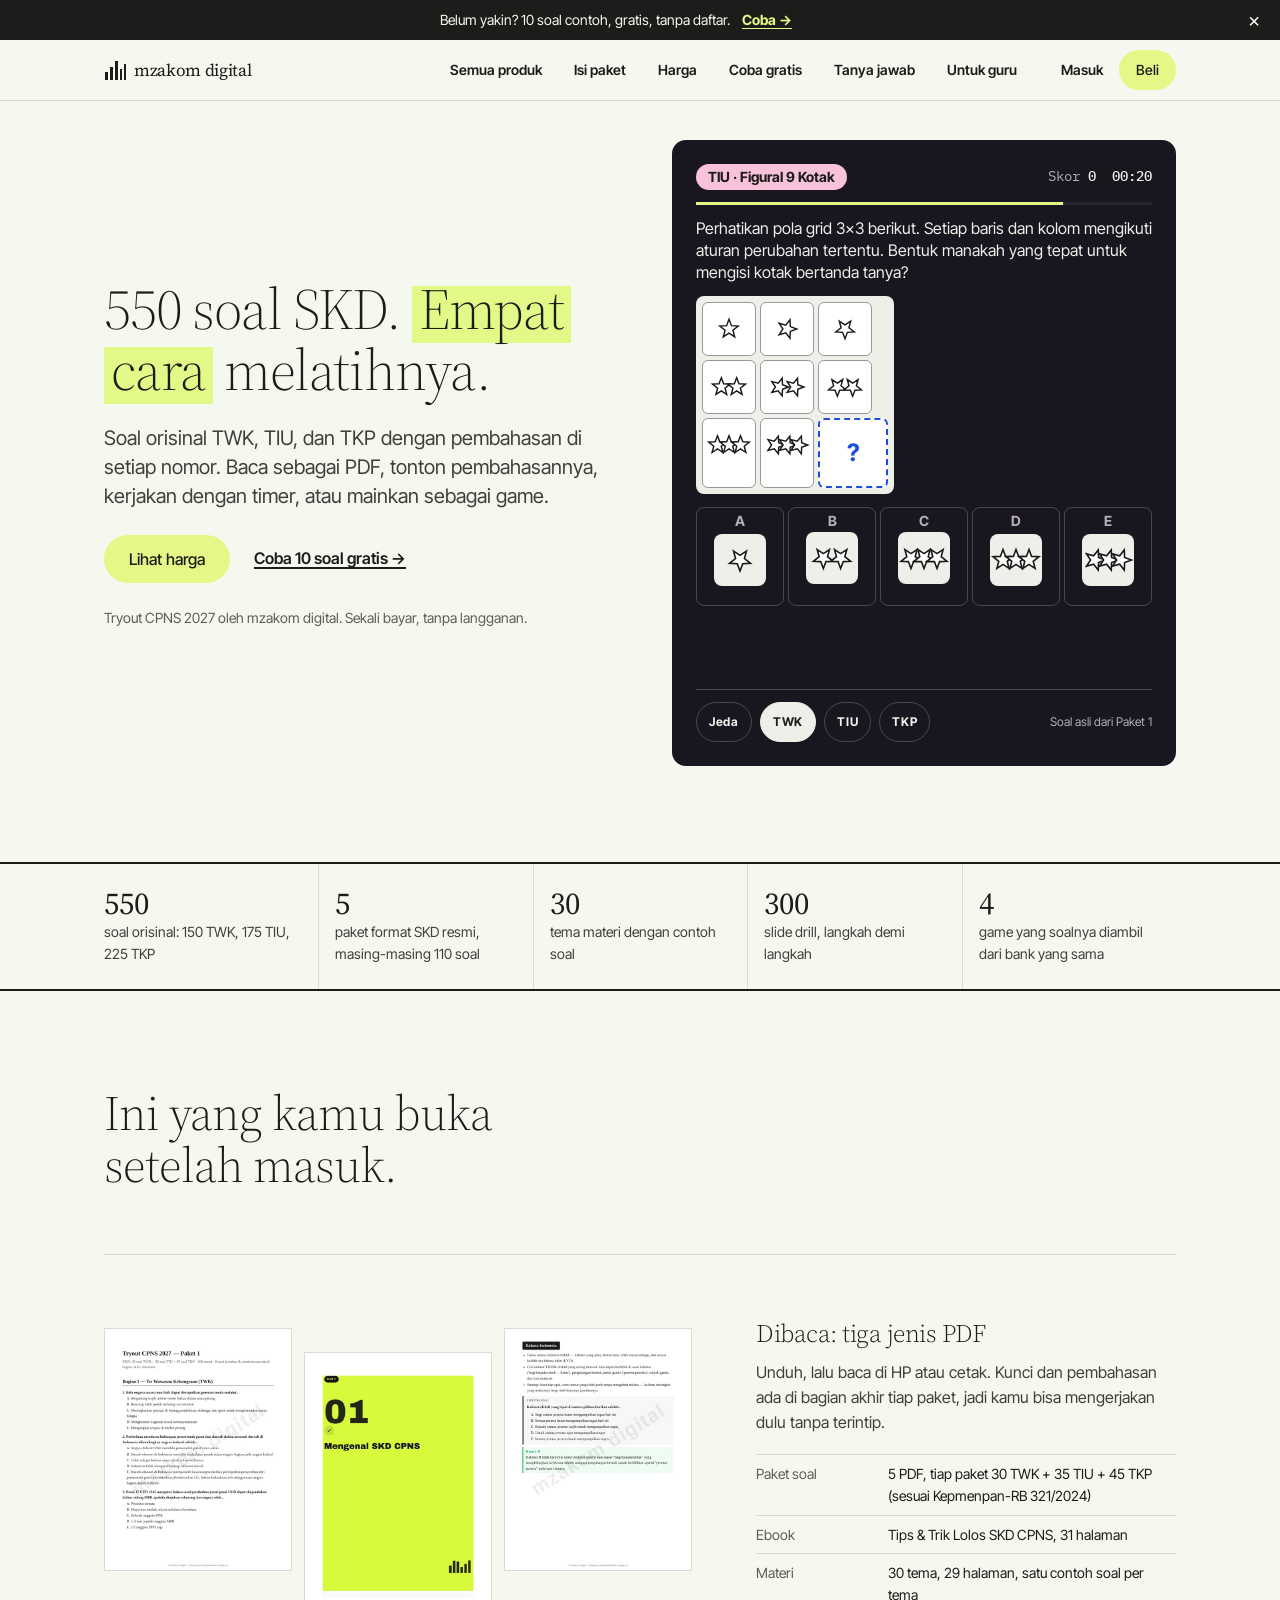
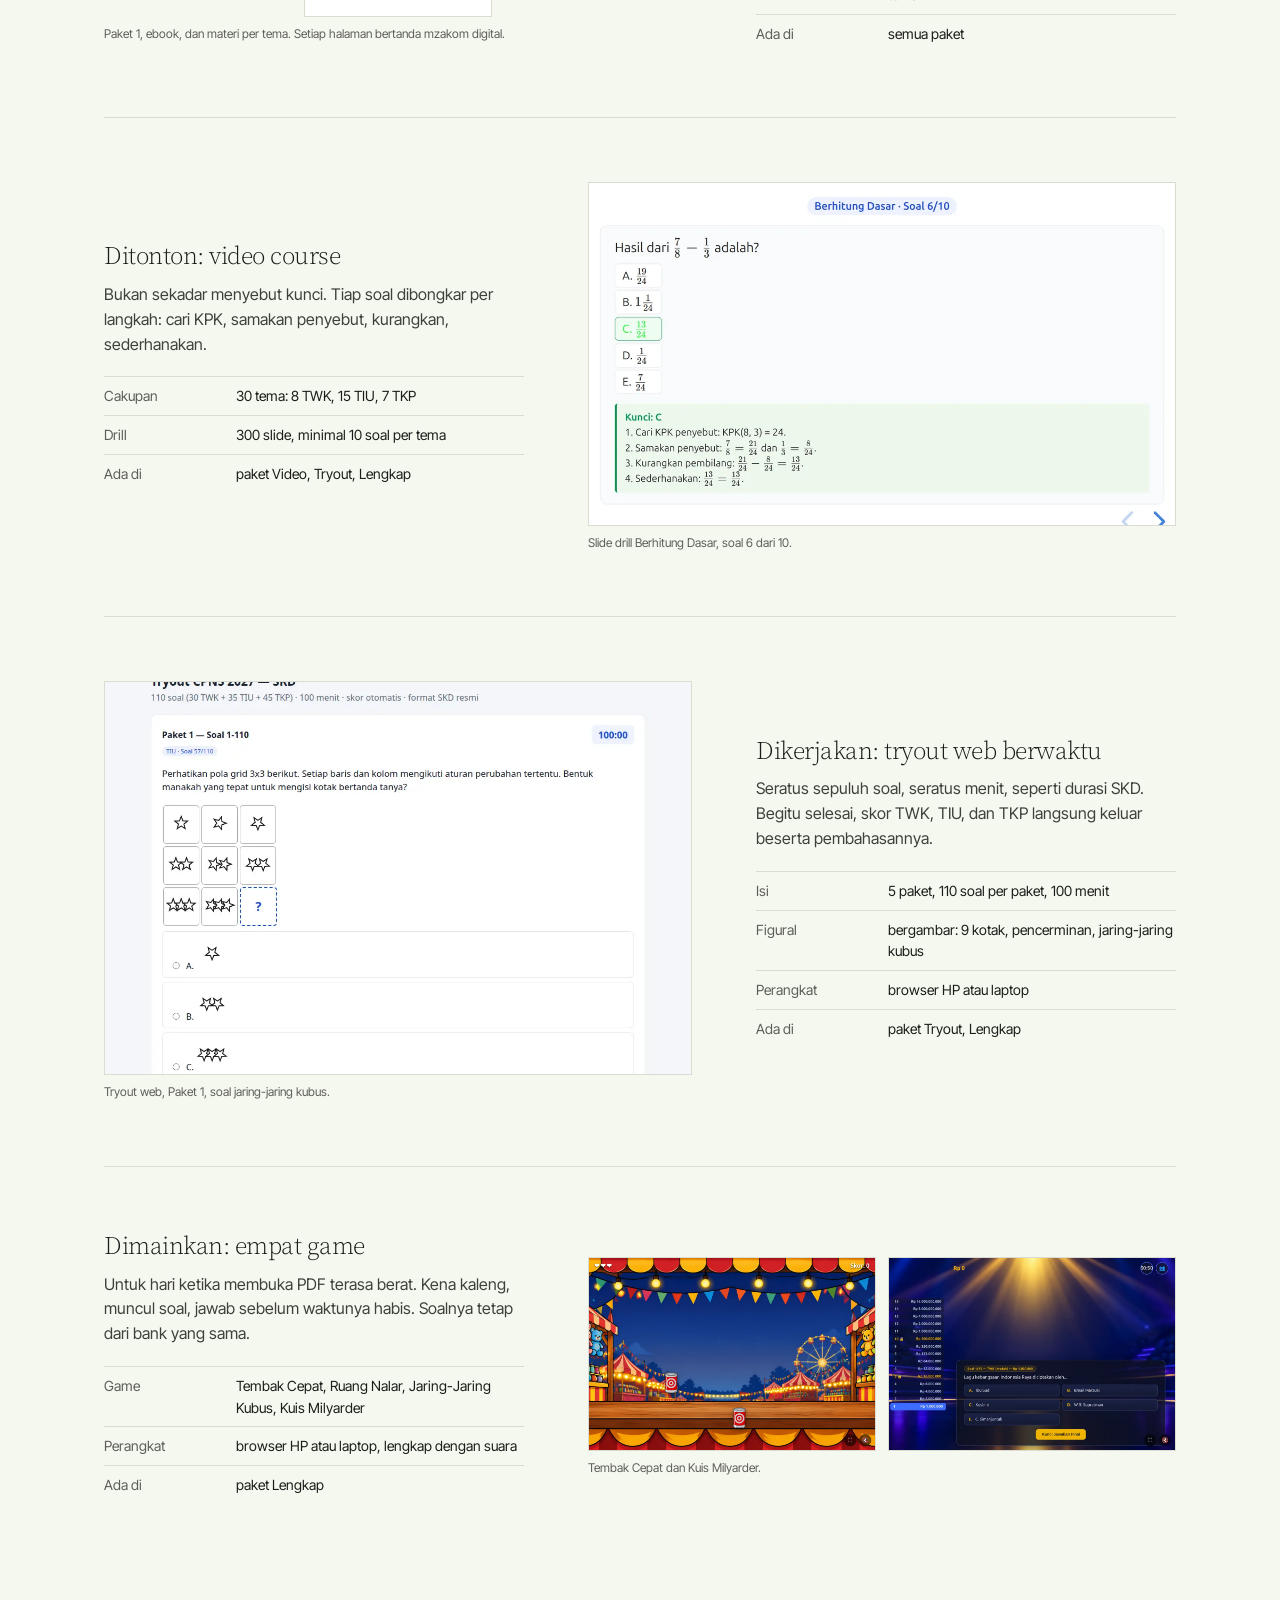
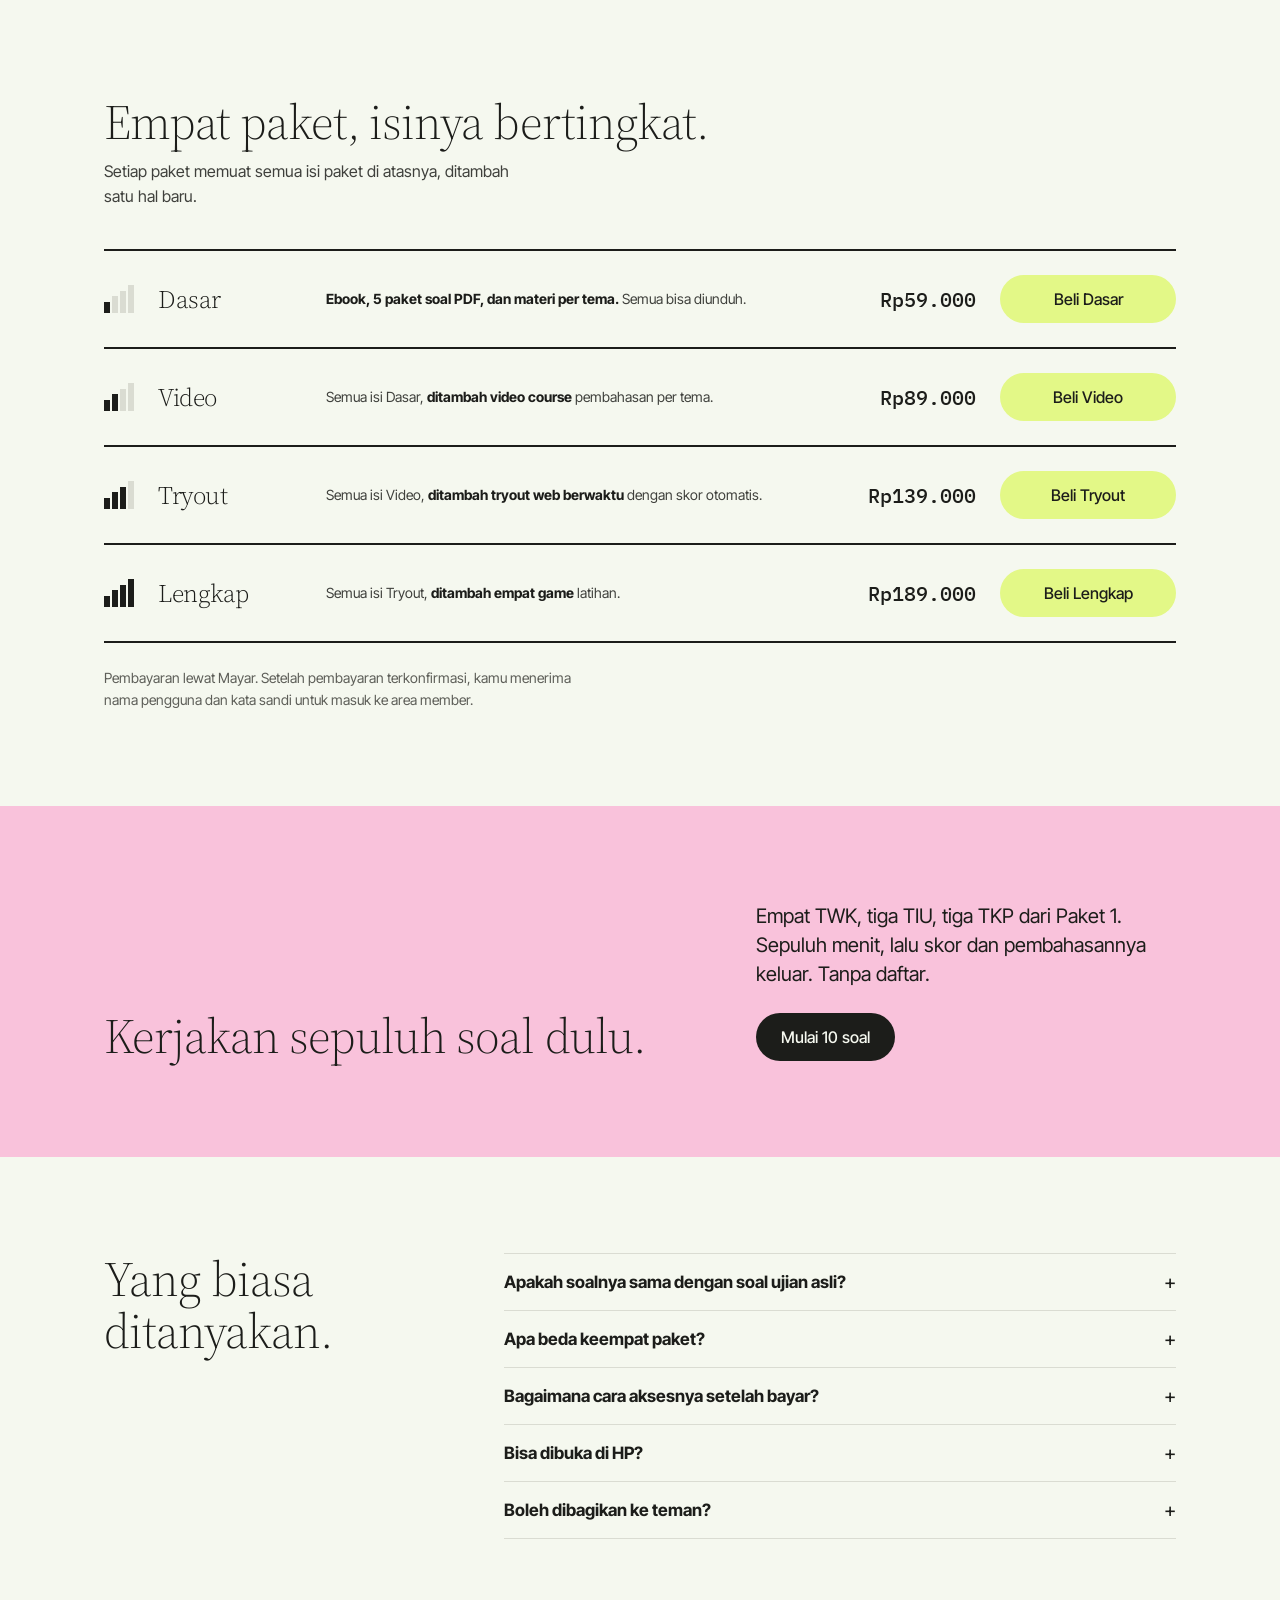
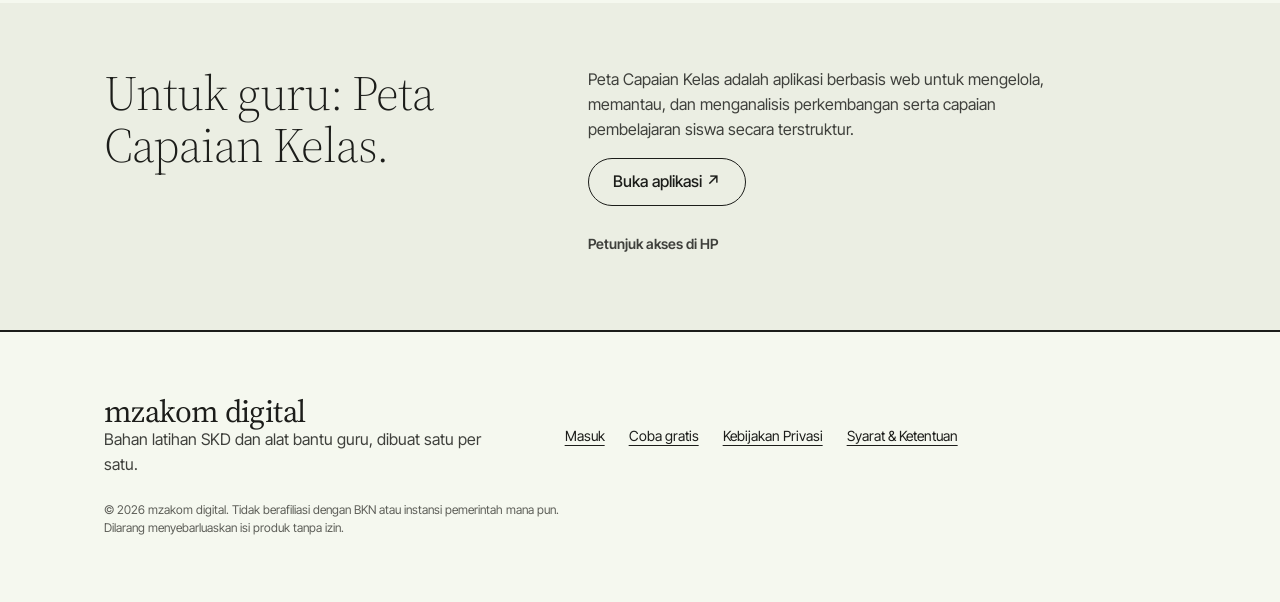
<file: cpns.html>
<!doctype html>
<html lang="id">
<head>
<meta charset="utf-8">
<meta name="viewport" content="width=device-width, initial-scale=1, viewport-fit=cover">
<title>mzakom digital — Tryout CPNS 2027: 550 soal SKD format resmi, PDF, video, tryout web, game</title>
<meta name="description" content="550 soal SKD orisinal (TWK, TIU, TKP) dalam 5 paket format resmi 110 soal, dengan pembahasan tiap nomor. Tersedia sebagai PDF, video course, tryout web berwaktu, dan empat game. Coba 10 soal gratis.">
<meta name="theme-color" content="#fbfaf8">
<link rel="preconnect" href="https://fonts.googleapis.com">
<link rel="preconnect" href="https://fonts.gstatic.com" crossorigin>
<link href="https://fonts.googleapis.com/css2?family=Inter+Tight:wght@300;400;500;600&family=Source+Serif+4:opsz,wght@8..60,300;8..60,400&family=IBM+Plex+Mono:wght@500&display=swap" rel="stylesheet">
<link rel="stylesheet" href="assets/site.css">
<script defer src="assets/config.js"></script>
<script defer src="assets/katalog.js"></script>
<script defer src="assets/contoh-soal.js"></script>
<script defer src="assets/site.js"></script>
</head>
<body>
<a class="skip" href="#isi">Langsung ke isi</a>

<header class="nav" id="nav">
  <div class="nav__banner">
    <p><span class="wide">Belum yakin? </span>10 soal contoh, gratis, tanpa daftar.</p>
    <a href="coba-gratis.html">Coba →</a>
    <button class="nav__x" id="banner-x" aria-label="Tutup pengumuman">×</button>
  </div>
  <div class="nav__bar">
    <div class="wrap nav__inner">
      <a class="brand" href="./" aria-label="mzakom digital, beranda">
        <svg viewBox="0 0 22 22" aria-hidden="true"><path fill="currentColor" d="M1 13h3v8H1zM6 8h3v13H6zM11 2h3v19h-3zM16 10h2v11h-2zM20 5h2v16h-2z"/></svg>
        mzakom digital
      </a>
      <nav class="nav__links" aria-label="Utama">
        <a href="./">Semua produk</a>
        <a href="#isi-paket">Isi paket</a>
        <a href="#harga">Harga</a>
        <a href="coba-gratis.html">Coba gratis</a>
        <a href="#tanya">Tanya jawab</a>
        <a href="#guru">Untuk guru</a>
      </nav>
      <a class="nav__masuk" href="masuk.html">Masuk</a>
      <a class="btn btn--sm" href="#harga">Beli</a>
      <button class="nav__toggle" id="nav-toggle" aria-expanded="false" aria-controls="nav-sheet">Menu</button>
    </div>
    <div class="nav__sheet" id="nav-sheet" hidden>
      <nav class="wrap" aria-label="Menu">
        <a href="./">Semua produk</a>
        <a href="#isi-paket">Isi paket</a>
        <a href="#harga">Harga</a>
        <a href="coba-gratis.html">Coba gratis</a>
        <a href="#tanya">Tanya jawab</a>
        <a href="#guru">Untuk guru</a>
        <a href="masuk.html">Masuk</a>
      </nav>
    </div>
  </div>
</header>

<main id="isi">

  <section class="hero">
    <div class="wrap hero__grid">
      <div class="hero__text">
        <h1 class="reveal" style="--i:0">550 soal SKD. <span class="hl">Empat cara</span> melatihnya.</h1>
        <p class="lede reveal" style="--i:1">Soal orisinal TWK, TIU, dan TKP dengan pembahasan di setiap nomor. Baca sebagai PDF, tonton pembahasannya, kerjakan dengan timer, atau mainkan sebagai game.</p>
        <div class="hero__cta reveal" style="--i:2">
          <a class="btn" href="#harga">Lihat harga</a>
          <a class="tlink" href="coba-gratis.html">Coba 10 soal gratis →</a>
        </div>
        <p class="hero__note reveal" style="--i:3">Tryout CPNS 2027 oleh mzakom digital. Sekali bayar, tanpa langganan.</p>
      </div>

      <div class="stage reveal" style="--i:2" data-sim role="group" aria-label="Simulasi tryout: tiga soal contoh diputar otomatis">
        <div class="stage__top">
          <span class="stage__tag">TWK</span>
          <span class="stage__meta mono"><span>Skor <b data-skor>0</b></span><b data-timer>00:20</b></span>
        </div>
        <div class="stage__bar"><i></i></div>
        <div class="stage__body">
          <p class="stage__q">Simulasi soal membutuhkan JavaScript. Kamu tetap bisa membuka <a href="coba-gratis.html">10 soal contoh</a>.</p>
        </div>
        <div class="stage__ctl">
          <button class="stage__btn" data-jeda aria-pressed="false">Jeda</button>
          <button class="stage__btn" data-adegan aria-pressed="true">TWK</button>
          <button class="stage__btn" data-adegan aria-pressed="false">TIU</button>
          <button class="stage__btn" data-adegan aria-pressed="false">TKP</button>
          <span class="stage__cap">Soal asli dari Paket 1</span>
        </div>
      </div>
    </div>
  </section>

  <section class="facts" aria-label="Isi produk dalam angka">
    <div class="wrap facts__grid">
      <div class="fact"><b>550</b><span>soal orisinal: 150 TWK, 175 TIU, 225 TKP</span></div>
      <div class="fact"><b>5</b><span>paket format SKD resmi, masing-masing 110 soal</span></div>
      <div class="fact"><b>30</b><span>tema materi dengan contoh soal</span></div>
      <div class="fact"><b>300</b><span>slide drill, langkah demi langkah</span></div>
      <div class="fact"><b>4</b><span>game yang soalnya diambil dari bank yang sama</span></div>
    </div>
  </section>

  <section class="tour" id="isi-paket">
    <div class="wrap">
      <h2 class="tour__head">Ini yang kamu buka setelah masuk.</h2>

      <article class="tour__item">
        <figure class="tour__fig">
          <div class="shots shots--3">
            <div class="shot"><img src="assets/img/pdf-paket.webp" width="560" height="725" loading="lazy" alt="Halaman pertama PDF Paket 1: soal TWK nomor 1 sampai 4 dengan pilihan A sampai E"></div>
            <div class="shot"><img src="assets/img/pdf-ebook.webp" width="560" height="793" loading="lazy" alt="Halaman pembuka Bab 1 ebook: Mengenal SKD CPNS"></div>
            <div class="shot"><img src="assets/img/pdf-materi.webp" width="560" height="725" loading="lazy" alt="Halaman materi Bahasa Indonesia: ringkasan, contoh soal, dan kunci"></div>
          </div>
          <figcaption>Paket 1, ebook, dan materi per tema. Setiap halaman bertanda mzakom digital.</figcaption>
        </figure>
        <div class="tour__text">
          <h3>Dibaca: tiga jenis PDF</h3>
          <p>Unduh, lalu baca di HP atau cetak. Kunci dan pembahasan ada di bagian akhir tiap paket, jadi kamu bisa mengerjakan dulu tanpa terintip.</p>
          <dl class="spec">
            <div><dt>Paket soal</dt><dd>5 PDF, tiap paket 30 TWK + 35 TIU + 45 TKP (sesuai Kepmenpan-RB 321/2024)</dd></div>
            <div><dt>Ebook</dt><dd>Tips &amp; Trik Lolos SKD CPNS, 31 halaman</dd></div>
            <div><dt>Materi</dt><dd>30 tema, 29 halaman, satu contoh soal per tema</dd></div>
            <div><dt>Ada di</dt><dd>semua paket</dd></div>
          </dl>
        </div>
      </article>

      <article class="tour__item">
        <figure class="tour__fig">
          <div class="shot"><img src="assets/img/video-dek.webp" width="1100" height="642" loading="lazy" alt="Slide drill Berhitung Dasar: soal pecahan, kunci C, dan empat langkah penyelesaian"></div>
          <figcaption>Slide drill Berhitung Dasar, soal 6 dari 10.</figcaption>
        </figure>
        <div class="tour__text">
          <h3>Ditonton: video course</h3>
          <p>Bukan sekadar menyebut kunci. Tiap soal dibongkar per langkah: cari KPK, samakan penyebut, kurangkan, sederhanakan.</p>
          <dl class="spec">
            <div><dt>Cakupan</dt><dd>30 tema: 8 TWK, 15 TIU, 7 TKP</dd></div>
            <div><dt>Drill</dt><dd>300 slide, minimal 10 soal per tema</dd></div>
            <div><dt>Ada di</dt><dd>paket Video, Tryout, Lengkap</dd></div>
          </dl>
        </div>
      </article>

      <article class="tour__item">
        <figure class="tour__fig">
          <div class="shot"><img src="assets/img/tryout-web.webp" width="1100" height="736" loading="lazy" alt="Tryout web soal 65 dari 100: jaring-jaring kubus bergambar dengan pilihan jawaban berupa kubus"></div>
          <figcaption>Tryout web, Paket 1, soal jaring-jaring kubus.</figcaption>
        </figure>
        <div class="tour__text">
          <h3>Dikerjakan: tryout web berwaktu</h3>
          <p>Seratus sepuluh soal, seratus menit, seperti durasi SKD. Begitu selesai, skor TWK, TIU, dan TKP langsung keluar beserta pembahasannya.</p>
          <dl class="spec">
            <div><dt>Isi</dt><dd>5 paket, 110 soal per paket, 100 menit</dd></div>
            <div><dt>Figural</dt><dd>bergambar: 9 kotak, pencerminan, jaring-jaring kubus</dd></div>
            <div><dt>Perangkat</dt><dd>browser HP atau laptop</dd></div>
            <div><dt>Ada di</dt><dd>paket Tryout, Lengkap</dd></div>
          </dl>
        </div>
      </article>

      <article class="tour__item">
        <figure class="tour__fig">
          <div class="shots shots--2">
            <div class="shot"><img src="assets/img/game-tembak.webp" width="1100" height="740" loading="lazy" alt="Game Tembak Cepat: dua kaleng sasaran meluncur di meja pasar malam, tiga nyawa, skor nol"></div>
            <div class="shot"><img src="assets/img/game-kuis.webp" width="1100" height="740" loading="lazy" alt="Game Kuis Milyarder: tangga hadiah lima belas tingkat dan soal TWK dengan lima pilihan"></div>
          </div>
          <figcaption>Tembak Cepat dan Kuis Milyarder.</figcaption>
        </figure>
        <div class="tour__text">
          <h3>Dimainkan: empat game</h3>
          <p>Untuk hari ketika membuka PDF terasa berat. Kena kaleng, muncul soal, jawab sebelum waktunya habis. Soalnya tetap dari bank yang sama.</p>
          <dl class="spec">
            <div><dt>Game</dt><dd>Tembak Cepat, Ruang Nalar, Jaring-Jaring Kubus, Kuis Milyarder</dd></div>
            <div><dt>Perangkat</dt><dd>browser HP atau laptop, lengkap dengan suara</dd></div>
            <div><dt>Ada di</dt><dd>paket Lengkap</dd></div>
          </dl>
        </div>
      </article>
    </div>
  </section>

  <section class="harga" id="harga">
    <div class="wrap">
      <div class="harga__head">
        <h2>Empat paket, isinya bertingkat.</h2>
        <p>Setiap paket memuat semua isi paket di atasnya, ditambah satu hal baru.</p>
      </div>

      <div class="tier">
        <span class="bars" aria-hidden="true"><i class="on"></i><i></i><i></i><i></i></span>
        <h3>Dasar</h3>
        <p class="tier__isi"><b>Ebook, 5 paket soal PDF, dan materi per tema.</b> Semua bisa diunduh.</p>
        <span class="tier__price mono">Rp59.000</span>
        <a class="btn" data-beli="cpns-dasar" href="#">Beli Dasar</a>
      </div>
      <div class="tier">
        <span class="bars" aria-hidden="true"><i class="on"></i><i class="on"></i><i></i><i></i></span>
        <h3>Video</h3>
        <p class="tier__isi">Semua isi Dasar, <b>ditambah video course</b> pembahasan per tema.</p>
        <span class="tier__price mono">Rp89.000</span>
        <a class="btn" data-beli="cpns-video" href="#">Beli Video</a>
      </div>
      <div class="tier">
        <span class="bars" aria-hidden="true"><i class="on"></i><i class="on"></i><i class="on"></i><i></i></span>
        <h3>Tryout</h3>
        <p class="tier__isi">Semua isi Video, <b>ditambah tryout web berwaktu</b> dengan skor otomatis.</p>
        <span class="tier__price mono">Rp139.000</span>
        <a class="btn" data-beli="cpns-tryout" href="#">Beli Tryout</a>
      </div>
      <div class="tier">
        <span class="bars" aria-hidden="true"><i class="on"></i><i class="on"></i><i class="on"></i><i class="on"></i></span>
        <h3>Lengkap</h3>
        <p class="tier__isi">Semua isi Tryout, <b>ditambah empat game</b> latihan.</p>
        <span class="tier__price mono">Rp189.000</span>
        <a class="btn" data-beli="cpns-lengkap" href="#">Beli Lengkap</a>
      </div>

      <p class="harga__note">Pembayaran lewat Mayar. Setelah pembayaran terkonfirmasi, kamu menerima nama pengguna dan kata sandi untuk masuk ke area member.</p>
    </div>
  </section>

  <section class="plate" id="coba">
    <div class="wrap plate__grid">
      <h2>Kerjakan sepuluh soal dulu.</h2>
      <div class="plate__side">
        <p>Empat TWK, tiga TIU, tiga TKP dari Paket 1. Sepuluh menit, lalu skor dan pembahasannya keluar. Tanpa daftar.</p>
        <a class="btn btn--ink" href="coba-gratis.html">Mulai 10 soal</a>
      </div>
    </div>
  </section>

  <section class="faq" id="tanya">
    <div class="wrap faq__grid">
      <h2>Yang biasa ditanyakan.</h2>
      <div>
        <details>
          <summary>Apakah soalnya sama dengan soal ujian asli?</summary>
          <p>Tidak. Semua soal kami tulis sendiri mengikuti kisi-kisi SKD: TWK, TIU, dan TKP. Tidak ada yang bisa menjamin isi soal ujian, dan kami tidak menjanjikan kelulusan. Yang kami sediakan adalah latihan yang banyak, berwaktu, dan dibahas satu per satu.</p>
        </details>
        <details>
          <summary>Apa beda keempat paket?</summary>
          <p>Isinya bertingkat. Dasar berisi PDF: ebook, lima paket soal, dan materi per tema. Video menambah video course. Tryout menambah tryout web berwaktu. Lengkap menambah empat game.</p>
        </details>
        <details>
          <summary>Bagaimana cara aksesnya setelah bayar?</summary>
          <p>Pembayaran lewat Mayar. Setelah terkonfirmasi, kamu menerima nama pengguna dan kata sandi acak. Buka menu Masuk, lalu ganti kata sandinya dengan yang kamu mau.</p>
        </details>
        <details>
          <summary>Bisa dibuka di HP?</summary>
          <p>Bisa. PDF bisa diunduh, sedangkan tryout web dan game berjalan langsung di browser HP setelah kamu masuk.</p>
        </details>
        <details>
          <summary>Boleh dibagikan ke teman?</summary>
          <p>Satu pembelian untuk satu orang. Setiap halaman PDF bertanda mzakom digital, dan tryout web serta game hanya terbuka lewat akunmu.</p>
        </details>
      </div>
    </div>
  </section>

  <section class="guru" id="guru">
    <div class="wrap guru__grid">
      <h2>Untuk guru: Peta Capaian Kelas.</h2>
      <div class="guru__side">
        <p>Peta Capaian Kelas adalah aplikasi berbasis web untuk mengelola, memantau, dan menganalisis perkembangan serta capaian pembelajaran siswa secara terstruktur.</p>
        <a class="btn btn--ghost" href="https://script.google.com/macros/s/AKfycbzsHZdrtxZs5hWUSgip2N1dyLi_LEMVTs1Ya_yp1q5JWG6DWAUrBGXzmz3i8FQUcI70ng/exec" target="_blank" rel="noopener noreferrer">Buka aplikasi ↗</a>
        <details>
          <summary>Petunjuk akses di HP</summary>
          <p>Jika layar HP menampilkan pesan “Tidak dapat membuka file”, penyebabnya ada beberapa akun Google yang aktif di HP. Tekan dan tahan tombol di atas, lalu pilih “Buka di tab baru”, atau gunakan mode Incognito.</p>
        </details>
      </div>
    </div>
  </section>

</main>

<footer class="foot">
  <div class="wrap foot__grid">
    <div>
      <p class="foot__mark">mzakom digital</p>
      <p class="foot__tag">Bahan latihan SKD dan alat bantu guru, dibuat satu per satu.</p>
    </div>
    <nav class="foot__links" aria-label="Kaki halaman">
      <a href="masuk.html">Masuk</a>
      <a href="coba-gratis.html">Coba gratis</a>
      <a href="kebijakan-privasi.html">Kebijakan Privasi</a>
      <a href="syarat-dan-ketentuan.html">Syarat &amp; Ketentuan</a>
    </nav>
    <p class="foot__fine">© 2026 mzakom digital. Tidak berafiliasi dengan BKN atau instansi pemerintah mana pun. Dilarang menyebarluaskan isi produk tanpa izin.</p>
  </div>
</footer>

<aside class="buybar" id="buybar" aria-label="Beli">
  <span>Mulai <b class="mono">Rp59.000</b></span>
  <a class="btn btn--sm" href="#harga">Lihat harga</a>
</aside>

</body>
</html>
</file>
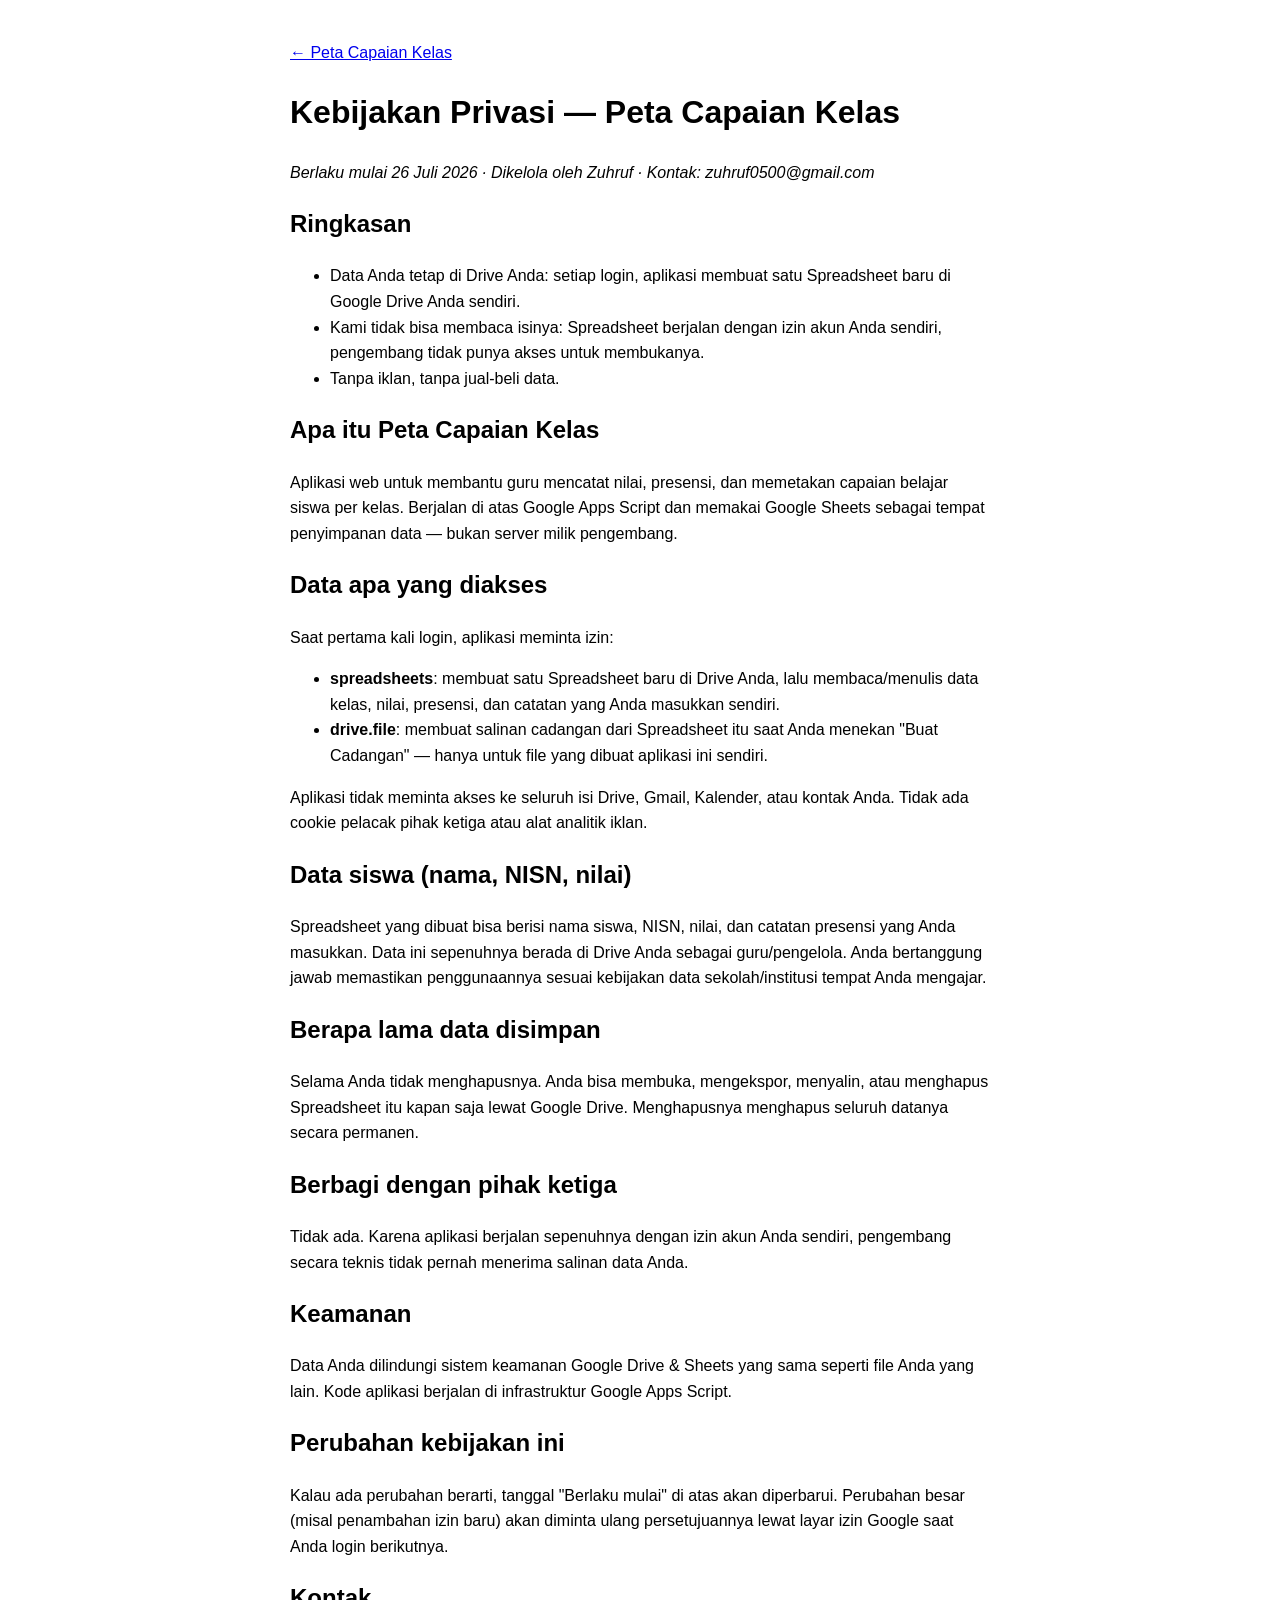
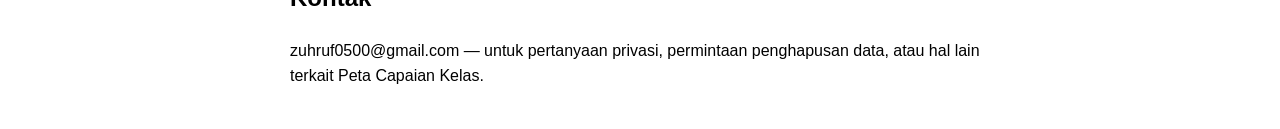
<file: kebijakan-privasi.html>
<!DOCTYPE html>
<html lang="id"><head><meta charset="utf-8"><title>Kebijakan Privasi — Peta Capaian Kelas</title></head>
<body style="font-family:sans-serif; max-width:700px; margin:40px auto; padding:0 20px; line-height:1.6;">
<p><a href="index.html">&larr; Peta Capaian Kelas</a></p>
<h1>Kebijakan Privasi — Peta Capaian Kelas</h1>
<p><em>Berlaku mulai 26 Juli 2026 &middot; Dikelola oleh Zuhruf &middot; Kontak: zuhruf0500@gmail.com</em></p>

<h2>Ringkasan</h2>
<ul>
<li>Data Anda tetap di Drive Anda: setiap login, aplikasi membuat satu Spreadsheet baru di Google Drive Anda sendiri.</li>
<li>Kami tidak bisa membaca isinya: Spreadsheet berjalan dengan izin akun Anda sendiri, pengembang tidak punya akses untuk membukanya.</li>
<li>Tanpa iklan, tanpa jual-beli data.</li>
</ul>

<h2>Apa itu Peta Capaian Kelas</h2>
<p>Aplikasi web untuk membantu guru mencatat nilai, presensi, dan memetakan capaian belajar siswa per kelas. Berjalan di atas Google Apps Script dan memakai Google Sheets sebagai tempat penyimpanan data — bukan server milik pengembang.</p>

<h2>Data apa yang diakses</h2>
<p>Saat pertama kali login, aplikasi meminta izin:</p>
<ul>
<li><strong>spreadsheets</strong>: membuat satu Spreadsheet baru di Drive Anda, lalu membaca/menulis data kelas, nilai, presensi, dan catatan yang Anda masukkan sendiri.</li>
<li><strong>drive.file</strong>: membuat salinan cadangan dari Spreadsheet itu saat Anda menekan "Buat Cadangan" — hanya untuk file yang dibuat aplikasi ini sendiri.</li>
</ul>
<p>Aplikasi tidak meminta akses ke seluruh isi Drive, Gmail, Kalender, atau kontak Anda. Tidak ada cookie pelacak pihak ketiga atau alat analitik iklan.</p>

<h2>Data siswa (nama, NISN, nilai)</h2>
<p>Spreadsheet yang dibuat bisa berisi nama siswa, NISN, nilai, dan catatan presensi yang Anda masukkan. Data ini sepenuhnya berada di Drive Anda sebagai guru/pengelola. Anda bertanggung jawab memastikan penggunaannya sesuai kebijakan data sekolah/institusi tempat Anda mengajar.</p>

<h2>Berapa lama data disimpan</h2>
<p>Selama Anda tidak menghapusnya. Anda bisa membuka, mengekspor, menyalin, atau menghapus Spreadsheet itu kapan saja lewat Google Drive. Menghapusnya menghapus seluruh datanya secara permanen.</p>

<h2>Berbagi dengan pihak ketiga</h2>
<p>Tidak ada. Karena aplikasi berjalan sepenuhnya dengan izin akun Anda sendiri, pengembang secara teknis tidak pernah menerima salinan data Anda.</p>

<h2>Keamanan</h2>
<p>Data Anda dilindungi sistem keamanan Google Drive &amp; Sheets yang sama seperti file Anda yang lain. Kode aplikasi berjalan di infrastruktur Google Apps Script.</p>

<h2>Perubahan kebijakan ini</h2>
<p>Kalau ada perubahan berarti, tanggal "Berlaku mulai" di atas akan diperbarui. Perubahan besar (misal penambahan izin baru) akan diminta ulang persetujuannya lewat layar izin Google saat Anda login berikutnya.</p>

<h2>Kontak</h2>
<p>zuhruf0500@gmail.com — untuk pertanyaan privasi, permintaan penghapusan data, atau hal lain terkait Peta Capaian Kelas.</p>
</body></html>
</file>
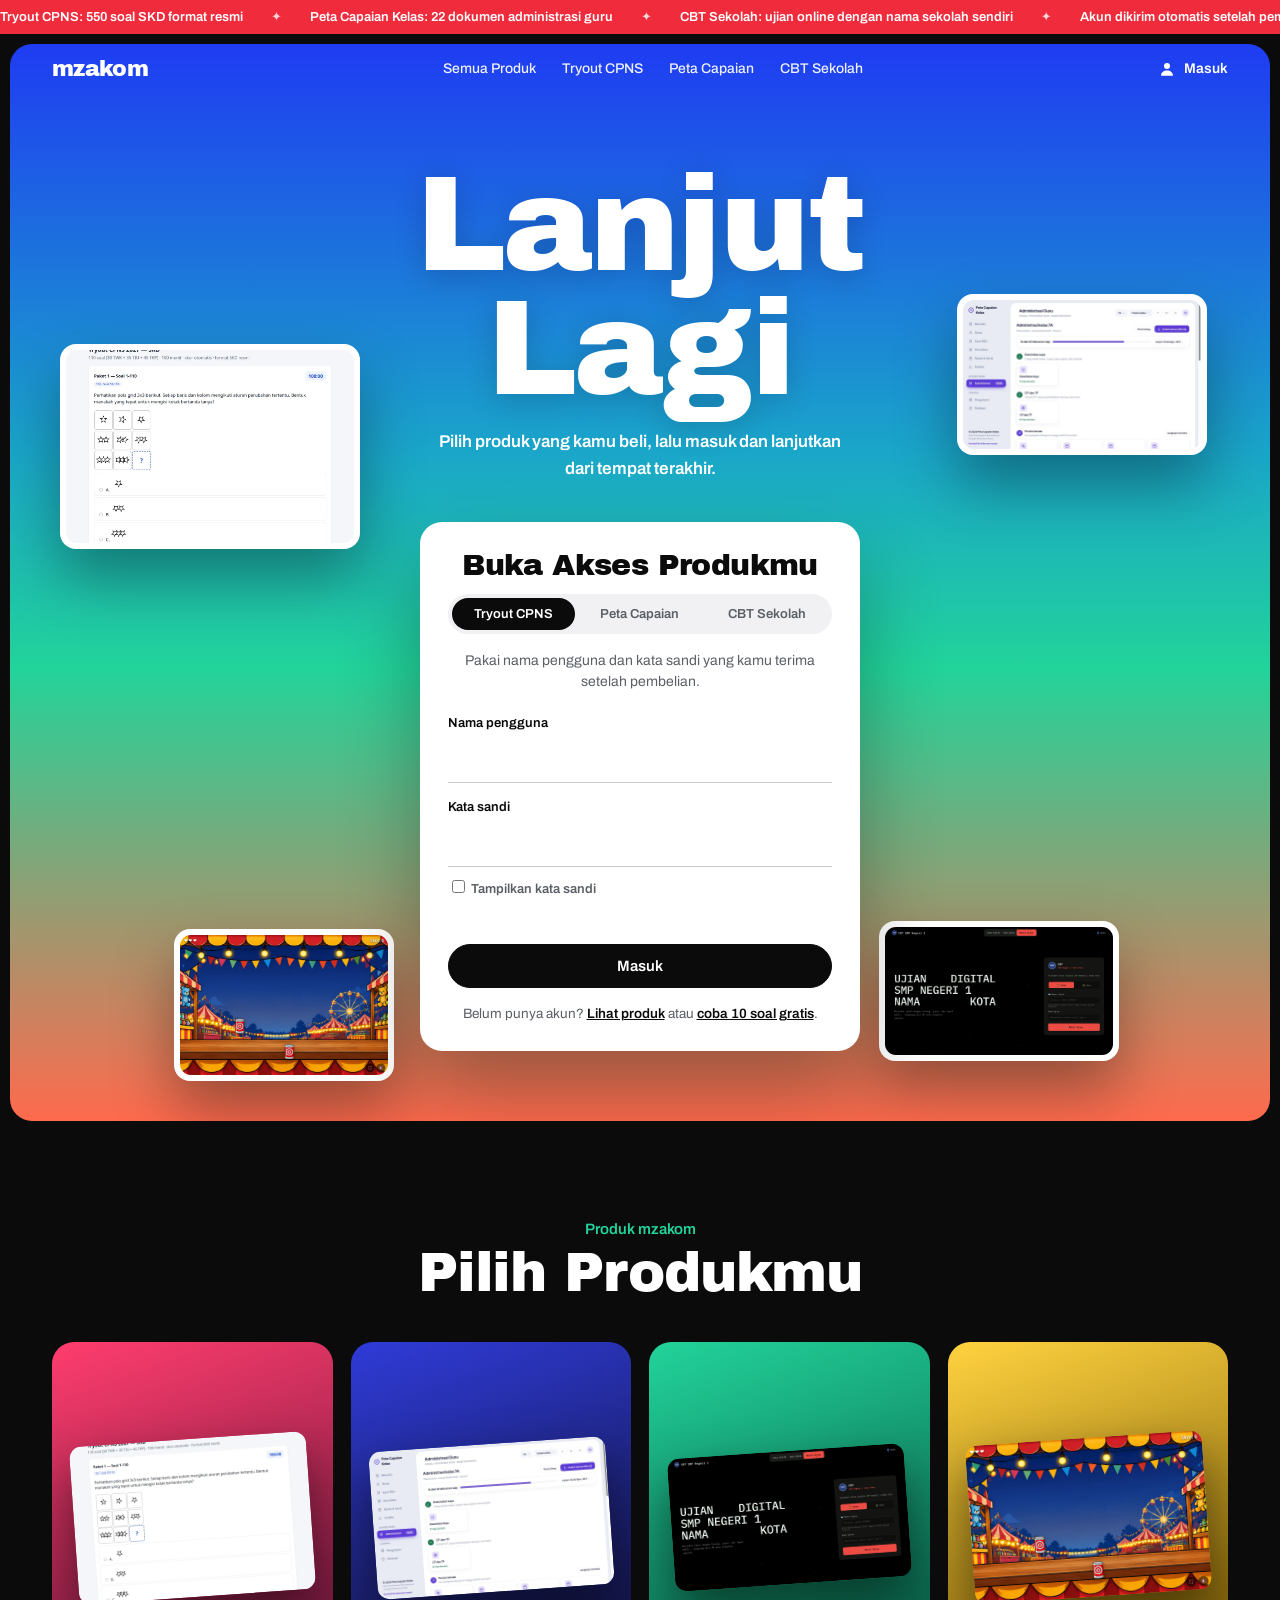
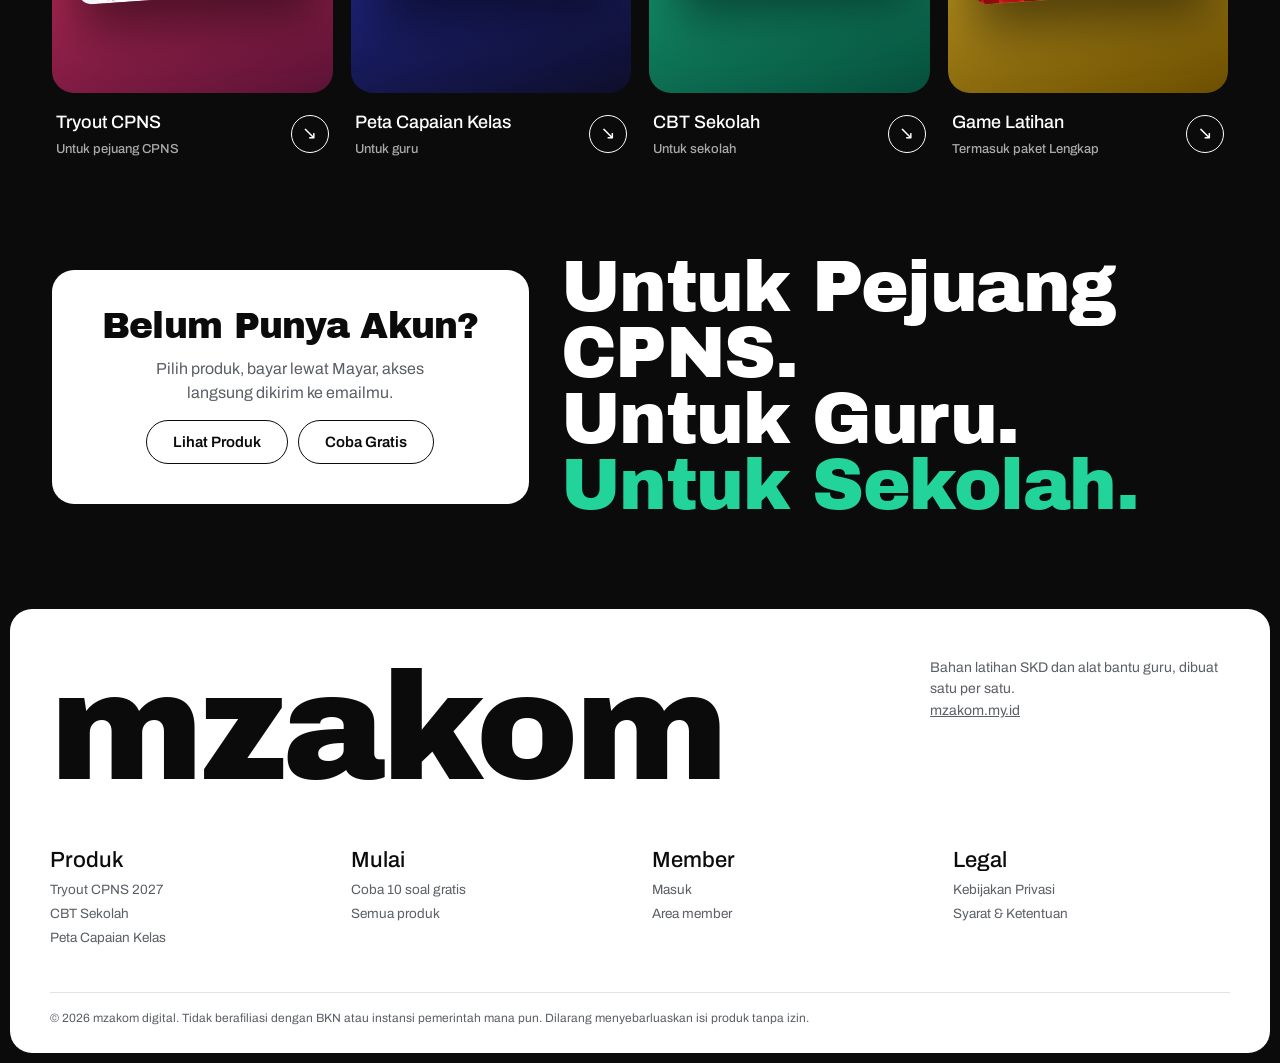
<file: masuk.html>
<!doctype html>
<html lang="id">
<head>
<meta charset="utf-8">
<meta name="viewport" content="width=device-width, initial-scale=1, viewport-fit=cover">
<title>Masuk — mzakom digital</title>
<meta name="robots" content="noindex">
<meta name="theme-color" content="#0b0b0c">
<link rel="preconnect" href="https://fonts.googleapis.com">
<link rel="preconnect" href="https://fonts.gstatic.com" crossorigin>
<link href="https://fonts.googleapis.com/css2?family=Archivo+Black&family=Archivo:wght@400;500;600;700&display=swap" rel="stylesheet">
<script defer src="assets/config.js"></script>
<script defer src="assets/member.js"></script>
<style>
:root {
  --hitam: #0b0b0c; --putih: #ffffff; --abu: #5b5f66; --garis: #e4e4e7;
  --merah: #ef2b3c; --biru: #1f3cf2; --hijau: #22d39a; --koral: #ff6a4d; --kuning: #ffd23f;
  --r: 22px; --tepi: 16px;
}
* { box-sizing: border-box; }
html, body { margin: 0; }
body { background: var(--hitam); color: var(--putih); font: 400 16px/1.55 "Archivo", system-ui, sans-serif; -webkit-font-smoothing: antialiased; overflow-x: hidden; }
a { color: inherit; }
.skip { position: absolute; left: -999px; top: 8px; background: #fff; color: #000; padding: 8px 12px; border-radius: 8px; z-index: 50; }
.skip:focus { left: 8px; }
.display { font-family: "Archivo Black", "Archivo", sans-serif; font-weight: 400; letter-spacing: -0.02em; line-height: .92; margin: 0; }

/* bilah berjalan */
.pita { background: var(--merah); color: #fff; overflow: hidden; white-space: nowrap; font-size: 13px; font-weight: 600; }
.pita__isi { display: inline-flex; gap: 28px; padding: 7px 0; animation: jalan 32s linear infinite; }
.pita__isi span::after { content: "✦"; margin-left: 28px; opacity: .8; }
@keyframes jalan { to { transform: translateX(-50%); } }

/* nav */
.nav { position: absolute; left: 0; right: 0; z-index: 5; }
.nav__dalam { max-width: 1240px; margin: 0 auto; padding: 18px 32px; display: flex; align-items: center; gap: 24px; }
.logo { font-family: "Archivo Black"; font-size: 22px; text-decoration: none; letter-spacing: -0.03em; }
.nav__tautan { display: flex; gap: 26px; margin: 0 auto; font-size: 14px; font-weight: 500; }
.nav__tautan a { text-decoration: none; opacity: .92; }
.nav__tautan a:hover { opacity: 1; text-decoration: underline; text-underline-offset: 4px; }
.nav__kanan { font-size: 14px; font-weight: 600; display: flex; align-items: center; gap: 8px; margin-left: auto; }
.nav__tautan + .nav__kanan { margin-left: 0; }
.nav__kanan svg { width: 18px; height: 18px; }

/* hero */
.hero { position: relative; margin: 10px; border-radius: var(--r); overflow: hidden; min-height: 760px; padding-bottom: 70px;
  background: linear-gradient(180deg, var(--biru) 0%, #1aa6c9 38%, var(--hijau) 58%, var(--koral) 100%); }
.hero__judul { position: relative; z-index: 2; text-align: center; font-size: clamp(56px, 10.5vw, 150px); padding: 120px 16px 0; text-shadow: 0 6px 30px rgba(0,0,0,.18); }
.hero__sub { position: relative; z-index: 2; text-align: center; font-size: 17px; font-weight: 600; margin: 18px auto 0; max-width: 460px; padding: 0 16px; }
.terbang { position: absolute; z-index: 1; border-radius: 16px; background: #fff; padding: 6px; box-shadow: 0 30px 60px rgba(0,0,0,.35); animation: apung 7s ease-in-out infinite; }
.terbang img { display: block; width: 100%; border-radius: 11px; }
.t1 { width: 300px; left: 4%; top: 300px; --rot: -14deg; }
.t2 { width: 250px; right: 5%; top: 250px; --rot: 12deg; animation-delay: -2s; }
.t3 { width: 220px; left: 13%; bottom: 40px; --rot: 9deg; animation-delay: -4s; }
.t4 { width: 240px; right: 12%; bottom: 60px; --rot: -10deg; animation-delay: -1s; }
@keyframes apung { 0%, 100% { transform: translateY(0) rotate(var(--rot)); } 50% { transform: translateY(-16px) rotate(calc(var(--rot) + 2deg)); } }

/* kartu masuk */
.kartu { position: relative; z-index: 3; background: #fff; color: var(--hitam); border-radius: var(--r); width: min(440px, calc(100% - 32px)); margin: 40px auto 0; padding: 30px 28px 26px; box-shadow: 0 40px 80px rgba(0,0,0,.3); }
.kartu h2 { font-size: 30px; text-align: center; margin: 0 0 6px; }
.kartu .lede { text-align: center; color: var(--abu); font-size: 14px; margin: 0 0 20px; }
.field { margin-bottom: 14px; }
.field > label { display: block; font-size: 13px; font-weight: 600; margin-bottom: 4px; }
.field input[type=text], .field input[type=password] { width: 100%; border: 0; border-bottom: 1.5px solid #c9c9cf; padding: 10px 2px; font: inherit; font-size: 16px; background: transparent; color: var(--hitam); border-radius: 0; }
.field input:focus { outline: none; border-bottom-color: var(--biru); }
.check { display: flex; align-items: center; gap: 8px; font-size: 13px; color: var(--abu); margin-top: 10px; cursor: pointer; }
.msg { min-height: 1.2em; color: #c81e2d; font-size: 14px; margin: 4px 0 10px; }
.tombol { display: inline-flex; align-items: center; justify-content: center; gap: 8px; border-radius: 999px; padding: 13px 26px; font: 600 15px "Archivo", sans-serif; text-decoration: none; cursor: pointer; border: 1.5px solid currentColor; background: transparent; color: inherit; }
.tombol--isi { background: var(--hitam); color: #fff; border-color: var(--hitam); width: 100%; }
.tombol--isi:hover { background: var(--biru); border-color: var(--biru); }
.tombol:disabled { opacity: .6; cursor: wait; }
.tombol:focus-visible, a:focus-visible, input:focus-visible { outline: 3px solid var(--kuning); outline-offset: 2px; }
.kartu__bawah { font-size: 13.5px; color: var(--abu); text-align: center; margin: 16px 0 0; }
.kartu__bawah a { color: var(--hitam); font-weight: 600; }
.catatan { font-size: 12.5px; background: #f4f4f5; border-radius: 12px; padding: 10px 12px; color: var(--abu); margin: 14px 0 0; }

/* isi member */
.bagian { max-width: 1240px; margin: 0 auto; padding: 90px 32px 40px; }
.bagian__judul { text-align: center; font-size: clamp(34px, 5vw, 56px); margin-bottom: 44px; }
.bagian__judul small { display: block; font: 600 15px "Archivo", sans-serif; letter-spacing: 0; margin-bottom: 10px; color: var(--hijau); }
.ubin { display: grid; grid-template-columns: repeat(4, minmax(0, 1fr)); gap: 18px; }
.ubin__kaki small { display: block; font-size: 13px; opacity: .65; margin-top: 2px; }
.w4 { background: linear-gradient(160deg, #22d39a, #064e3b); }
.pilih { display: grid; grid-template-columns: repeat(3, 1fr); gap: 4px; background: #f1f1f3; border-radius: 999px; padding: 4px; margin: 14px 0 16px; }
.pilih button { border: 0; background: transparent; border-radius: 999px; padding: 9px 6px; font: 600 13px "Archivo", sans-serif; color: var(--abu); cursor: pointer; }
.pilih button[aria-selected="true"] { background: var(--hitam); color: #fff; }
.panel .tombol--isi { margin-top: 4px; }
.ubin a { text-decoration: none; display: block; }
.ubin figure { margin: 0; aspect-ratio: 4 / 5; border-radius: var(--r); overflow: hidden; display: grid; place-items: center; padding: 22px; }
.ubin figure img { width: 100%; border-radius: 12px; transform: rotate(-4deg); box-shadow: 0 24px 50px rgba(0,0,0,.5); transition: transform .4s ease; }
.ubin a:hover figure img { transform: rotate(0) scale(1.03); }
.ubin__kaki { display: flex; justify-content: space-between; align-items: center; padding: 16px 4px; font-size: 18px; font-weight: 500; }
.panah { width: 38px; height: 38px; border: 1.5px solid #fff; border-radius: 50%; display: grid; place-items: center; }
.w1 { background: linear-gradient(160deg, #ff3d6e, #5b1236); }
.w2 { background: linear-gradient(160deg, #2f3bd8, #0e0e2a); }
.w3 { background: linear-gradient(160deg, #ffd23f, #6b4e00); }

/* ajakan */
.ajakan { max-width: 1240px; margin: 40px auto 0; padding: 0 32px; display: grid; grid-template-columns: 1fr 1.4fr; gap: 32px; align-items: center; }
.ajakan__kartu { background: #fff; color: var(--hitam); border-radius: var(--r); padding: 40px 32px; display: flex; flex-direction: column; align-items: center; text-align: center; gap: 14px; }
.ajakan__kartu h3 { font-size: 36px; margin: 0; }
.ajakan__kartu p { color: var(--abu); margin: 0; max-width: 300px; }
.ajakan__besar { font-size: clamp(38px, 5.6vw, 76px); }
.ajakan__besar span { color: var(--hijau); }
.ajakan__tombol { display: flex; gap: 10px; flex-wrap: wrap; justify-content: center; }

/* kaki */
.kaki { margin: 90px 10px 10px; background: #fff; color: var(--hitam); border-radius: var(--r); padding: 48px 40px 26px; }
.kaki__atas { display: flex; flex-wrap: wrap; gap: 24px 32px; justify-content: space-between; align-items: flex-start; }
.kaki__merek { font-size: clamp(64px, 12vw, 170px); }
.kaki__kontak { font-size: 14px; color: var(--abu); max-width: 300px; margin: 0; }
.kaki__kolom { display: grid; grid-template-columns: repeat(4, 1fr); gap: 24px; margin-top: 50px; }
.kaki__kolom h4 { font: 500 22px "Archivo", sans-serif; margin: 0 0 8px; }
.kaki__kolom a { display: block; font-size: 13.5px; color: var(--abu); text-decoration: none; margin: 3px 0; }
.kaki__kolom a:hover { color: var(--hitam); text-decoration: underline; }
.kaki__halus { font-size: 12px; color: var(--abu); margin: 40px 0 0; border-top: 1px solid var(--garis); padding-top: 16px; }

@media (max-width: 1100px) { .ubin { grid-template-columns: repeat(2, minmax(0, 1fr)); } }
@media (max-width: 900px) {
  .nav__tautan { display: none; }
  .nav__tautan + .nav__kanan { margin-left: auto; }
  .nav__dalam { padding: 16px var(--tepi); }
  .hero { min-height: 0; padding-bottom: 230px; }
  .hero__judul { padding-top: 92px; }
  .t1 { width: 170px; left: -20px; top: auto; bottom: 26px; }
  .t2 { width: 160px; right: -16px; top: auto; bottom: 64px; }
  .t3, .t4 { display: none; }
  .bagian { padding: 70px var(--tepi) 20px; }
  .ubin { grid-template-columns: minmax(0, 1fr); }
  .ubin figure { aspect-ratio: 16 / 11; }
  .ajakan { grid-template-columns: 1fr; padding: 0 var(--tepi); }
  .kaki { padding: 32px 22px 20px; }
  .kaki__kolom { grid-template-columns: repeat(2, 1fr); }
}
@media (prefers-reduced-motion: reduce) {
  .pita__isi, .terbang { animation: none; }
  .terbang { transform: rotate(var(--rot)); }
}
</style>
</head>
<body data-halaman="masuk">
<a class="skip" href="#form-masuk">Langsung ke formulir masuk</a>

<div class="pita" aria-hidden="true"><div class="pita__isi">
  <span>Tryout CPNS: 550 soal SKD format resmi</span><span>Peta Capaian Kelas: 22 dokumen administrasi guru</span><span>CBT Sekolah: ujian online dengan nama sekolah sendiri</span><span>Akun dikirim otomatis setelah pembelian</span>
  <span>Tryout CPNS: 550 soal SKD format resmi</span><span>Peta Capaian Kelas: 22 dokumen administrasi guru</span><span>CBT Sekolah: ujian online dengan nama sekolah sendiri</span><span>Akun dikirim otomatis setelah pembelian</span>
</div></div>

<header class="nav">
  <div class="nav__dalam">
    <a class="logo" href="./" aria-label="mzakom digital, beranda">mzakom</a>
    <nav class="nav__tautan" aria-label="Utama">
      <a href="./#produk">Semua Produk</a>
      <a href="cpns.html">Tryout CPNS</a>
      <a href="./#guru">Peta Capaian</a>
      <a href="cbt-sekolah.html">CBT Sekolah</a>
    </nav>
    <span class="nav__kanan"><svg viewBox="0 0 24 24" aria-hidden="true"><circle cx="12" cy="8" r="4" fill="currentColor"/><path d="M4 21c0-4.4 3.6-7 8-7s8 2.6 8 7" fill="currentColor"/></svg>Masuk</span>
  </div>
</header>

<main id="isi">
  <section class="hero">
    <h1 class="display hero__judul">Lanjut<br>Lagi</h1>
    <p class="hero__sub">Pilih produk yang kamu beli, lalu masuk dan lanjutkan dari tempat terakhir.</p>

    <div class="terbang t1" aria-hidden="true"><img src="assets/img/tryout-web.webp" alt=""></div>
    <div class="terbang t2" aria-hidden="true"><img src="assets/img/peta-capaian.webp" alt=""></div>
    <div class="terbang t3" aria-hidden="true"><img src="assets/img/game-tembak.webp" alt=""></div>
    <div class="terbang t4" aria-hidden="true"><img src="assets/img/cbt-beranda.webp" alt=""></div>

    <div class="kartu">
      <h2 class="display">Buka Akses Produkmu</h2>
      <div class="pilih" role="tablist" aria-label="Pilih produk">
        <button type="button" role="tab" id="tab-cpns" aria-controls="p-cpns" aria-selected="true">Tryout CPNS</button>
        <button type="button" role="tab" id="tab-peta" aria-controls="p-peta" aria-selected="false" tabindex="-1">Peta Capaian</button>
        <button type="button" role="tab" id="tab-cbt" aria-controls="p-cbt" aria-selected="false" tabindex="-1">CBT Sekolah</button>
      </div>

      <div class="panel" id="p-cpns" role="tabpanel" aria-labelledby="tab-cpns">
      <p class="lede">Pakai nama pengguna dan kata sandi yang kamu terima setelah pembelian.</p>
      <form id="form-masuk" novalidate>
        <div class="field">
          <label for="nama">Nama pengguna</label>
          <input id="nama" name="nama" type="text" autocomplete="username" autocapitalize="none" spellcheck="false" required>
        </div>
        <div class="field">
          <label for="sandi">Kata sandi</label>
          <input id="sandi" name="sandi" type="password" autocomplete="current-password" required>
          <label class="check"><input type="checkbox" id="lihat"> Tampilkan kata sandi</label>
        </div>
        <p class="msg" id="msg" role="alert"></p>
        <button class="tombol tombol--isi" id="btn-masuk" type="submit">Masuk</button>
      </form>
      <p class="kartu__bawah">Belum punya akun? <a href="./#produk">Lihat produk</a> atau <a href="coba-gratis.html">coba 10 soal gratis</a>.</p>
      <p class="kartu__bawah" id="lupa" hidden>Lupa kata sandi? <a id="lupa-tautan" href="#">Hubungi kami</a> untuk reset.</p>
      </div>

      <div class="panel" id="p-peta" role="tabpanel" aria-labelledby="tab-peta" hidden>
        <p class="lede">Peta Capaian Kelas dibuka dengan <b>akun Google (Gmail)</b> yang kamu pakai saat membeli. Tidak perlu nama pengguna atau kata sandi.</p>
        <a class="tombol tombol--isi" href="https://script.google.com/macros/s/AKfycbzsHZdrtxZs5hWUSgip2N1dyLi_LEMVTs1Ya_yp1q5JWG6DWAUrBGXzmz3i8FQUcI70ng/exec" target="_blank" rel="noopener">Buka Peta Capaian Kelas</a>
        <p class="catatan">Muncul halaman beli padahal sudah bayar? Pastikan kamu login dengan Gmail yang sama seperti saat membeli, atau ganti akun lewat tautan "Ganti akun Google" di halaman itu.</p>
        <p class="kartu__bawah">Belum punya? <a href="./#guru">Lihat Peta Capaian Kelas</a>.</p>
      </div>

      <div class="panel" id="p-cbt" role="tabpanel" aria-labelledby="tab-cbt" hidden>
        <p class="lede">CBT Sekolah berjalan di <b>alamat situs sekolahmu sendiri</b>. Guru dan siswa masuk dari alamat itu, bukan dari halaman ini.</p>
        <a class="tombol tombol--isi" href="cbt-sekolah.html">Lihat panduan CBT Sekolah</a>
        <p class="catatan">Lupa alamat situs sekolahmu? Cek email pembelian atau tanyakan ke admin sekolah yang memasang.</p>
        <p class="kartu__bawah">Belum punya? <a href="cbt-sekolah.html">Lihat CBT Sekolah</a>.</p>
      </div>
    </div>
  </section>

  <section class="bagian" aria-labelledby="judul-isi">
    <h2 class="display bagian__judul" id="judul-isi"><small>Produk mzakom</small>Pilih Produkmu</h2>
    <div class="ubin">
      <a href="cpns.html"><figure class="w1"><img src="assets/img/tryout-web.webp" alt="Tampilan tryout web berwaktu"></figure>
        <div class="ubin__kaki"><span>Tryout CPNS<small>Untuk pejuang CPNS</small></span><span class="panah" aria-hidden="true">↘</span></div></a>
      <a href="./#guru"><figure class="w2"><img src="assets/img/peta-capaian.webp" alt="Halaman Administrasi Peta Capaian Kelas"></figure>
        <div class="ubin__kaki"><span>Peta Capaian Kelas<small>Untuk guru</small></span><span class="panah" aria-hidden="true">↘</span></div></a>
      <a href="cbt-sekolah.html"><figure class="w4"><img src="assets/img/cbt-beranda.webp" alt="Beranda aplikasi CBT Sekolah"></figure>
        <div class="ubin__kaki"><span>CBT Sekolah<small>Untuk sekolah</small></span><span class="panah" aria-hidden="true">↘</span></div></a>
      <a href="cpns.html"><figure class="w3"><img src="assets/img/game-tembak.webp" alt="Game latihan soal di browser"></figure>
        <div class="ubin__kaki"><span>Game Latihan<small>Termasuk paket Lengkap</small></span><span class="panah" aria-hidden="true">↘</span></div></a>
    </div>
  </section>

  <section class="ajakan">
    <div class="ajakan__kartu">
      <h3 class="display">Belum Punya Akun?</h3>
      <p>Pilih produk, bayar lewat Mayar, akses langsung dikirim ke emailmu.</p>
      <div class="ajakan__tombol">
        <a class="tombol" href="./#produk">Lihat Produk</a>
        <a class="tombol" href="coba-gratis.html">Coba Gratis</a>
      </div>
    </div>
    <p class="display ajakan__besar">Untuk Pejuang CPNS.<br>Untuk Guru.<br><span>Untuk Sekolah.</span></p>
  </section>
</main>

<footer class="kaki">
  <div class="kaki__atas">
    <p class="display kaki__merek">mzakom</p>
    <p class="kaki__kontak">Bahan latihan SKD dan alat bantu guru, dibuat satu per satu.<br><a href="./">mzakom.my.id</a></p>
  </div>
  <div class="kaki__kolom">
    <div><h4>Produk</h4><a href="cpns.html">Tryout CPNS 2027</a><a href="cbt-sekolah.html">CBT Sekolah</a><a href="./#produk">Peta Capaian Kelas</a></div>
    <div><h4>Mulai</h4><a href="coba-gratis.html">Coba 10 soal gratis</a><a href="./#produk">Semua produk</a></div>
    <div><h4>Member</h4><a href="masuk.html">Masuk</a><a href="member.html">Area member</a></div>
    <div><h4>Legal</h4><a href="kebijakan-privasi.html">Kebijakan Privasi</a><a href="syarat-dan-ketentuan.html">Syarat &amp; Ketentuan</a></div>
  </div>
  <p class="kaki__halus">© 2026 mzakom digital. Tidak berafiliasi dengan BKN atau instansi pemerintah mana pun. Dilarang menyebarluaskan isi produk tanpa izin.</p>
</footer>
<script>
// Tab produk: Tryout CPNS (formulir), Peta Capaian (akun Google), CBT Sekolah (situs sekolah). #peta / #cbt membuka tab langsung.
(function () {
  var tabs = [].slice.call(document.querySelectorAll('.pilih [role=tab]'));
  function pilih(t, fokus) {
    tabs.forEach(function (x) { var on = x === t; x.setAttribute('aria-selected', on); x.tabIndex = on ? 0 : -1; document.getElementById(x.getAttribute('aria-controls')).hidden = !on; });
    if (fokus) t.focus();
  }
  tabs.forEach(function (t, i) {
    t.addEventListener('click', function () { pilih(t); });
    t.addEventListener('keydown', function (e) {
      var d = e.key === 'ArrowRight' ? 1 : e.key === 'ArrowLeft' ? -1 : 0;
      if (d) { e.preventDefault(); pilih(tabs[(i + d + tabs.length) % tabs.length], true); }
    });
  });
  var awal = { '#peta': 1, '#cbt': 2 }[location.hash];
  if (awal) pilih(tabs[awal]);
})();
</script>
</body>
</html>
</file>
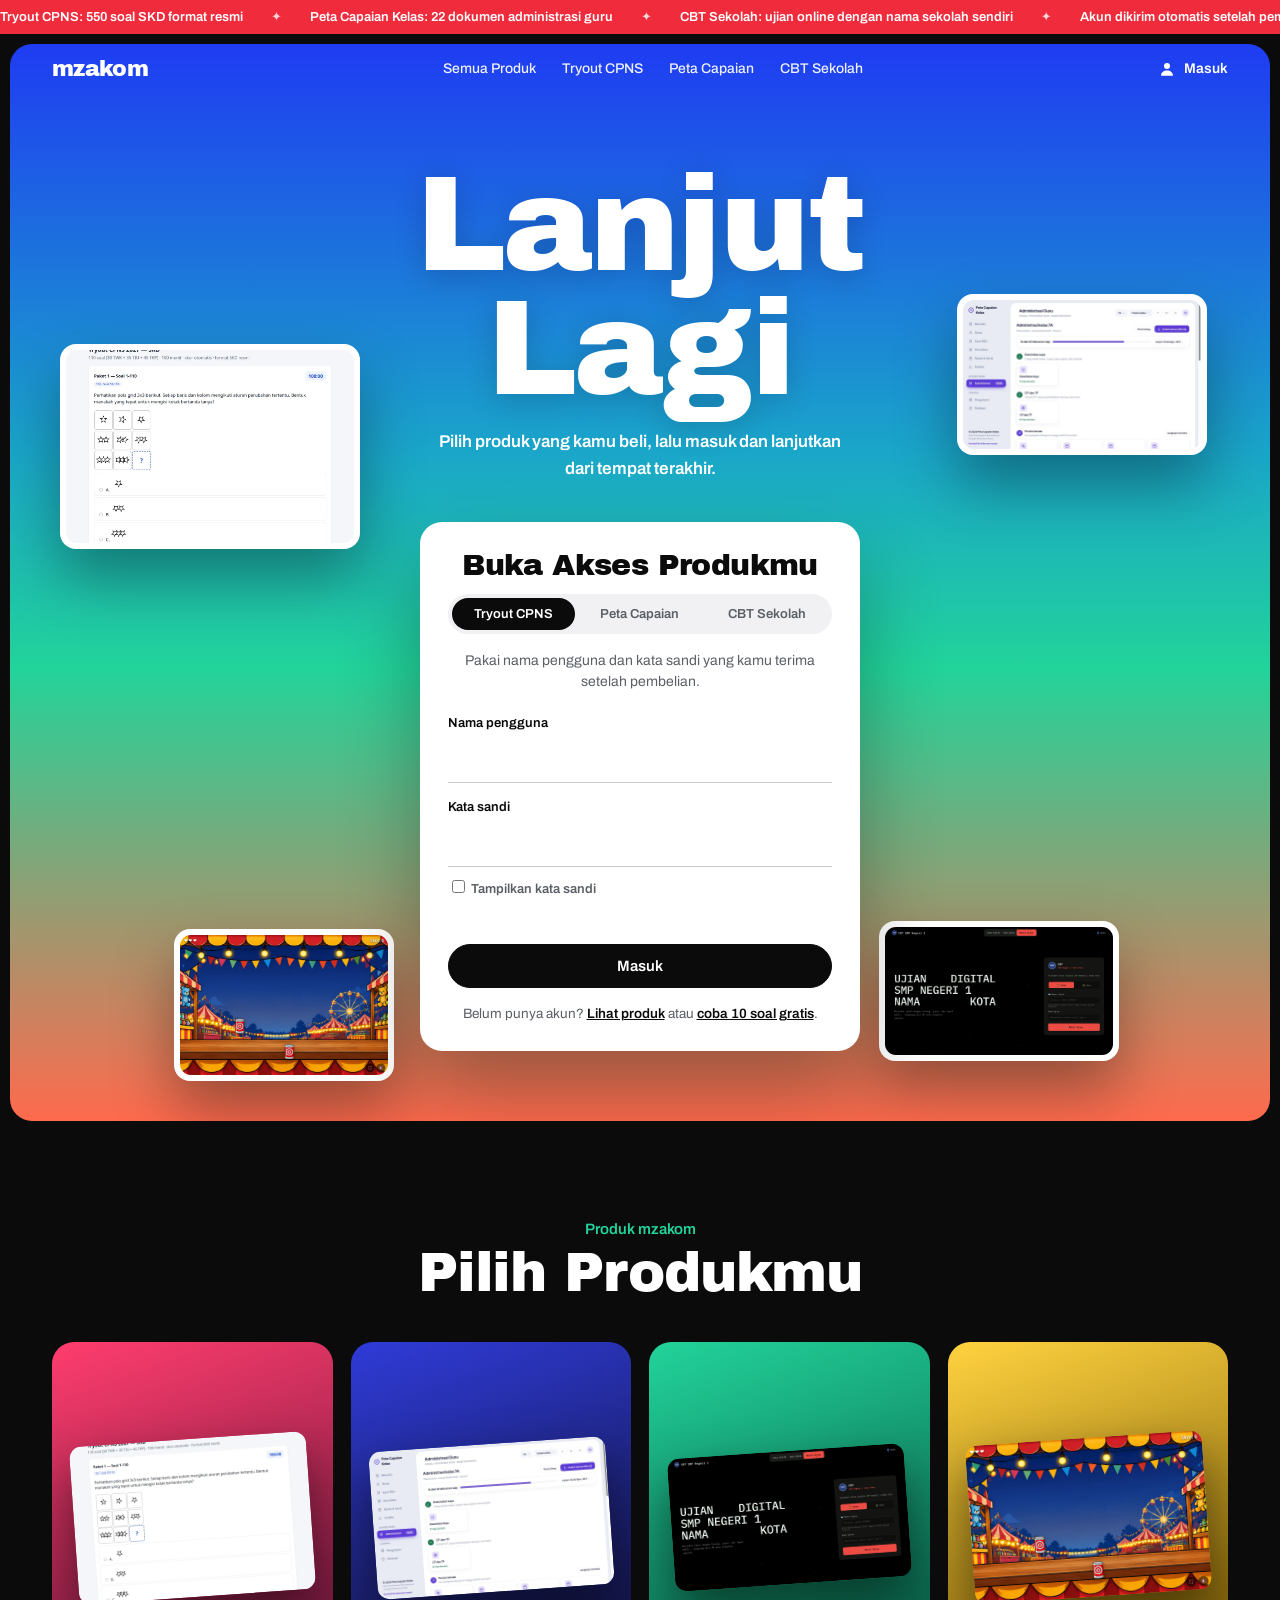
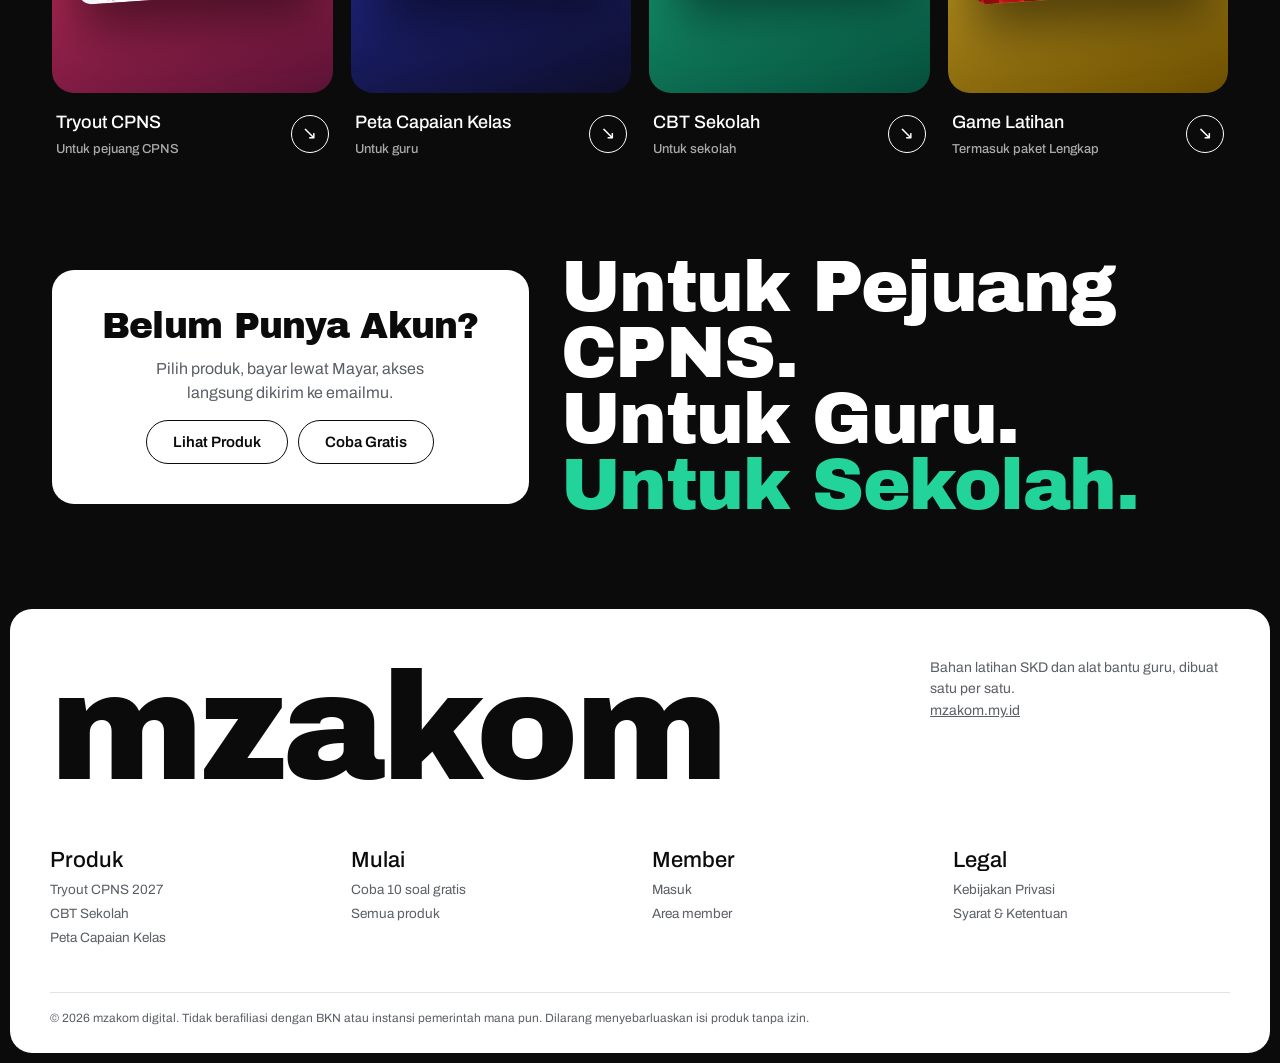
<file: member.html>
<!doctype html>
<html lang="id">
<head>
<meta charset="utf-8">
<meta name="viewport" content="width=device-width, initial-scale=1, viewport-fit=cover">
<title>Area member — mzakom digital</title>
<meta name="robots" content="noindex">
<meta name="theme-color" content="#fbfaf8">
<link rel="preconnect" href="https://fonts.googleapis.com">
<link rel="preconnect" href="https://fonts.gstatic.com" crossorigin>
<link href="https://fonts.googleapis.com/css2?family=Inter+Tight:wght@300;400;500;600&family=Source+Serif+4:opsz,wght@8..60,300;8..60,400&family=IBM+Plex+Mono:wght@500&display=swap" rel="stylesheet">
<link rel="stylesheet" href="assets/site.css">
<script defer src="assets/config.js"></script>
<script defer src="assets/site.js"></script>
<script defer src="assets/member.js"></script>
</head>
<body class="sub" data-halaman="member">
<a class="skip" href="#isi-utama">Langsung ke isi</a>

<header class="nav" id="nav">
  <div class="nav__bar">
    <div class="wrap nav__inner">
      <a class="brand" href="./" aria-label="mzakom digital, beranda">
        <svg viewBox="0 0 22 22" aria-hidden="true"><path fill="currentColor" d="M1 13h3v8H1zM6 8h3v13H6zM11 2h3v19h-3zM16 10h2v11h-2zM20 5h2v16h-2z"/></svg>
        mzakom digital
      </a>
      <button class="btn btn--sm btn--ghost" id="btn-keluar">Keluar</button>
    </div>
  </div>
</header>

<main id="isi-utama" class="page">
  <div class="wrap">
    <div class="page__narrow">
      <p id="memuat" class="page__p" role="status">Memuat area member…</p>

      <div id="akun" hidden>
        <h1 id="halo">Halo.</h1>
        <p class="page__p"><span class="chip" id="paket"></span></p>
        <p class="msg" id="ganti-dulu" hidden>Kata sandimu masih kata sandi awal. <a href="#sandi">Ganti sekarang</a> supaya hanya kamu yang tahu.</p>

        <h2 class="page__h2">Produkmu</h2>
        <p class="msg" id="msg" role="alert"></p>
        <div id="isi"></div>

        <h2 class="page__h2" id="sandi">Ganti kata sandi</h2>
        <form class="form page__form" id="form-sandi" novalidate>
          <div class="field">
            <label for="lama">Kata sandi sekarang</label>
            <input id="lama" type="password" autocomplete="current-password" required>
          </div>
          <div class="field">
            <label for="baru">Kata sandi baru</label>
            <input id="baru" type="password" autocomplete="new-password" minlength="8" maxlength="72" required aria-describedby="baru-bantuan">
            <small id="baru-bantuan">Minimal 8 karakter.</small>
          </div>
          <div class="field">
            <label for="ulang">Ulangi kata sandi baru</label>
            <input id="ulang" type="password" autocomplete="new-password" required>
          </div>
          <p class="msg" id="msg-sandi" role="alert"></p>
          <button class="btn" id="btn-sandi" type="submit">Simpan kata sandi</button>
        </form>
      </div>
    </div>
  </div>
</main>

<footer class="foot">
  <div class="wrap foot__grid">
    <div>
      <p class="foot__mark">mzakom digital</p>
      <p class="foot__tag">Satu akun untuk satu orang. Terima kasih sudah tidak membagikannya.</p>
    </div>
    <nav class="foot__links" aria-label="Kaki halaman">
      <a href="./">Beranda</a>
      <a href="./#produk">Produk lain</a>
      <a href="kebijakan-privasi.html">Kebijakan Privasi</a>
      <a href="syarat-dan-ketentuan.html">Syarat &amp; Ketentuan</a>
    </nav>
    <p class="foot__fine">© 2026 mzakom digital. Dilarang menyebarluaskan isi produk tanpa izin.</p>
  </div>
</footer>
</body>
</html>
</file>
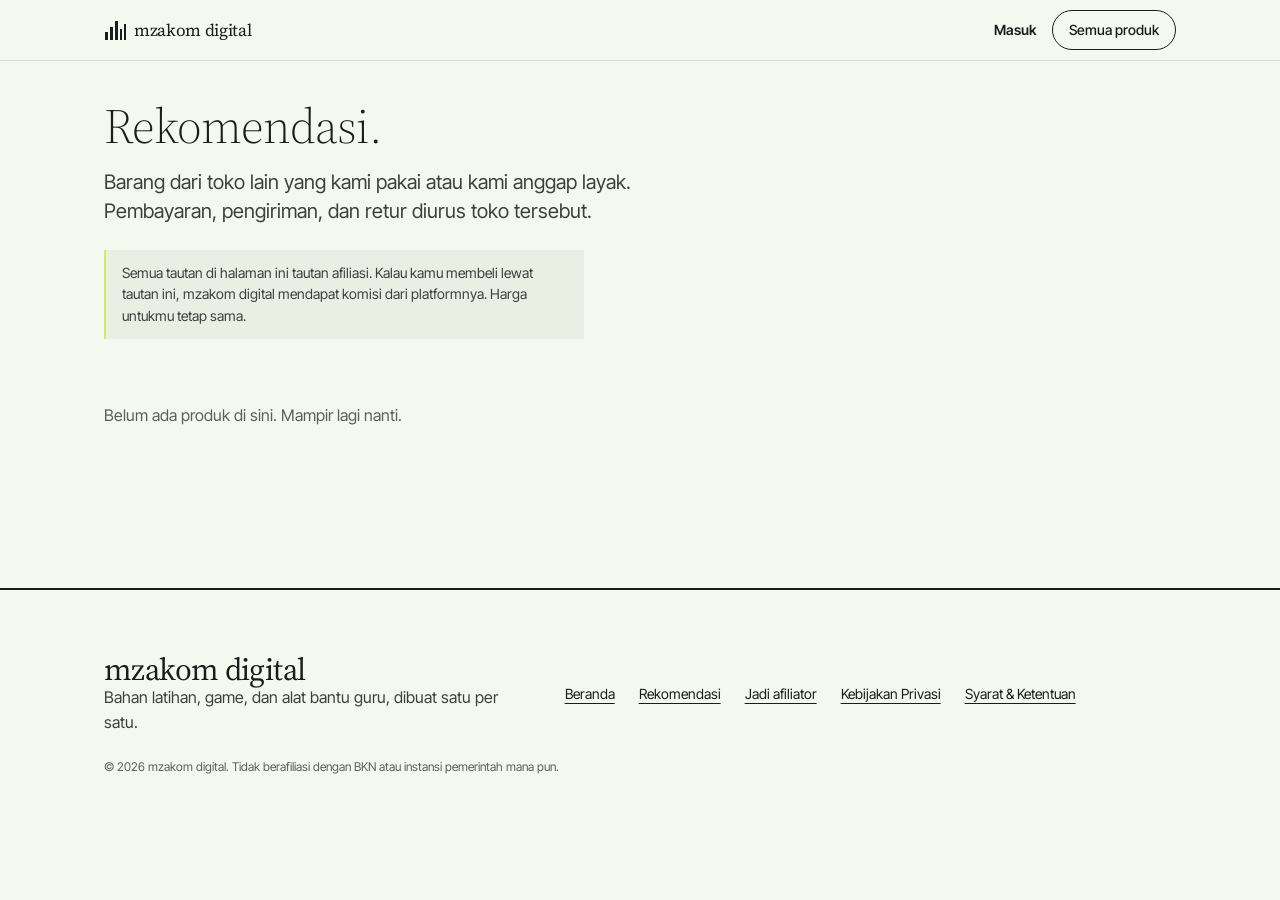
<file: rekomendasi.html>
<!doctype html>
<html lang="id">
<head>
<meta charset="utf-8">
<meta name="viewport" content="width=device-width, initial-scale=1, viewport-fit=cover">
<title>Rekomendasi — mzakom digital</title>
<meta name="description" content="Barang dari Shopee, TikTok Shop, dan toko lain yang direkomendasikan mzakom digital. Berisi tautan afiliasi.">
<meta name="theme-color" content="#fbfaf8">
<link rel="preconnect" href="https://fonts.googleapis.com">
<link rel="preconnect" href="https://fonts.gstatic.com" crossorigin>
<link href="https://fonts.googleapis.com/css2?family=Inter+Tight:wght@300;400;500;600&family=Source+Serif+4:opsz,wght@8..60,300;8..60,400&family=IBM+Plex+Mono:wght@500&display=swap" rel="stylesheet">
<link rel="stylesheet" href="assets/site.css">
<script defer src="assets/config.js"></script>
<script defer src="assets/katalog.js"></script>
<script defer src="assets/site.js"></script>
<script defer src="assets/toko.js"></script>
</head>
<body class="sub">
<a class="skip" href="#isi">Langsung ke isi</a>

<header class="nav" id="nav">
  <div class="nav__bar">
    <div class="wrap nav__inner">
      <a class="brand" href="./" aria-label="mzakom digital, beranda">
        <svg viewBox="0 0 22 22" aria-hidden="true"><path fill="currentColor" d="M1 13h3v8H1zM6 8h3v13H6zM11 2h3v19h-3zM16 10h2v11h-2zM20 5h2v16h-2z"/></svg>
        mzakom digital
      </a>
      <a class="nav__masuk" href="masuk.html">Masuk</a>
      <a class="btn btn--sm btn--ghost" href="./#produk">Semua produk</a>
    </div>
  </div>
</header>

<main id="isi" class="page">
  <div class="wrap">
    <div class="page__narrow">
      <h1>Rekomendasi.</h1>
      <p class="page__p lede">Barang dari toko lain yang kami pakai atau kami anggap layak. Pembayaran, pengiriman, dan retur diurus toko tersebut.</p>
      <p class="ungkap">Semua tautan di halaman ini tautan afiliasi. Kalau kamu membeli lewat tautan ini, mzakom digital mendapat komisi dari platformnya. Harga untukmu tetap sama.</p>
    </div>
    <div class="toko" data-toko="afiliasi" data-kelompok></div>
  </div>
</main>

<footer class="foot">
  <div class="wrap foot__grid">
    <div>
      <p class="foot__mark">mzakom digital</p>
      <p class="foot__tag">Bahan latihan, game, dan alat bantu guru, dibuat satu per satu.</p>
    </div>
    <nav class="foot__links" aria-label="Kaki halaman">
      <a href="./">Beranda</a>
      <a href="rekomendasi.html">Rekomendasi</a>
      <a href="afiliasi.html">Jadi afiliator</a>
      <a href="kebijakan-privasi.html">Kebijakan Privasi</a>
      <a href="syarat-dan-ketentuan.html">Syarat &amp; Ketentuan</a>
    </nav>
    <p class="foot__fine">© 2026 mzakom digital. Tidak berafiliasi dengan BKN atau instansi pemerintah mana pun.</p>
  </div>
</footer>
</body>
</html>
</file>
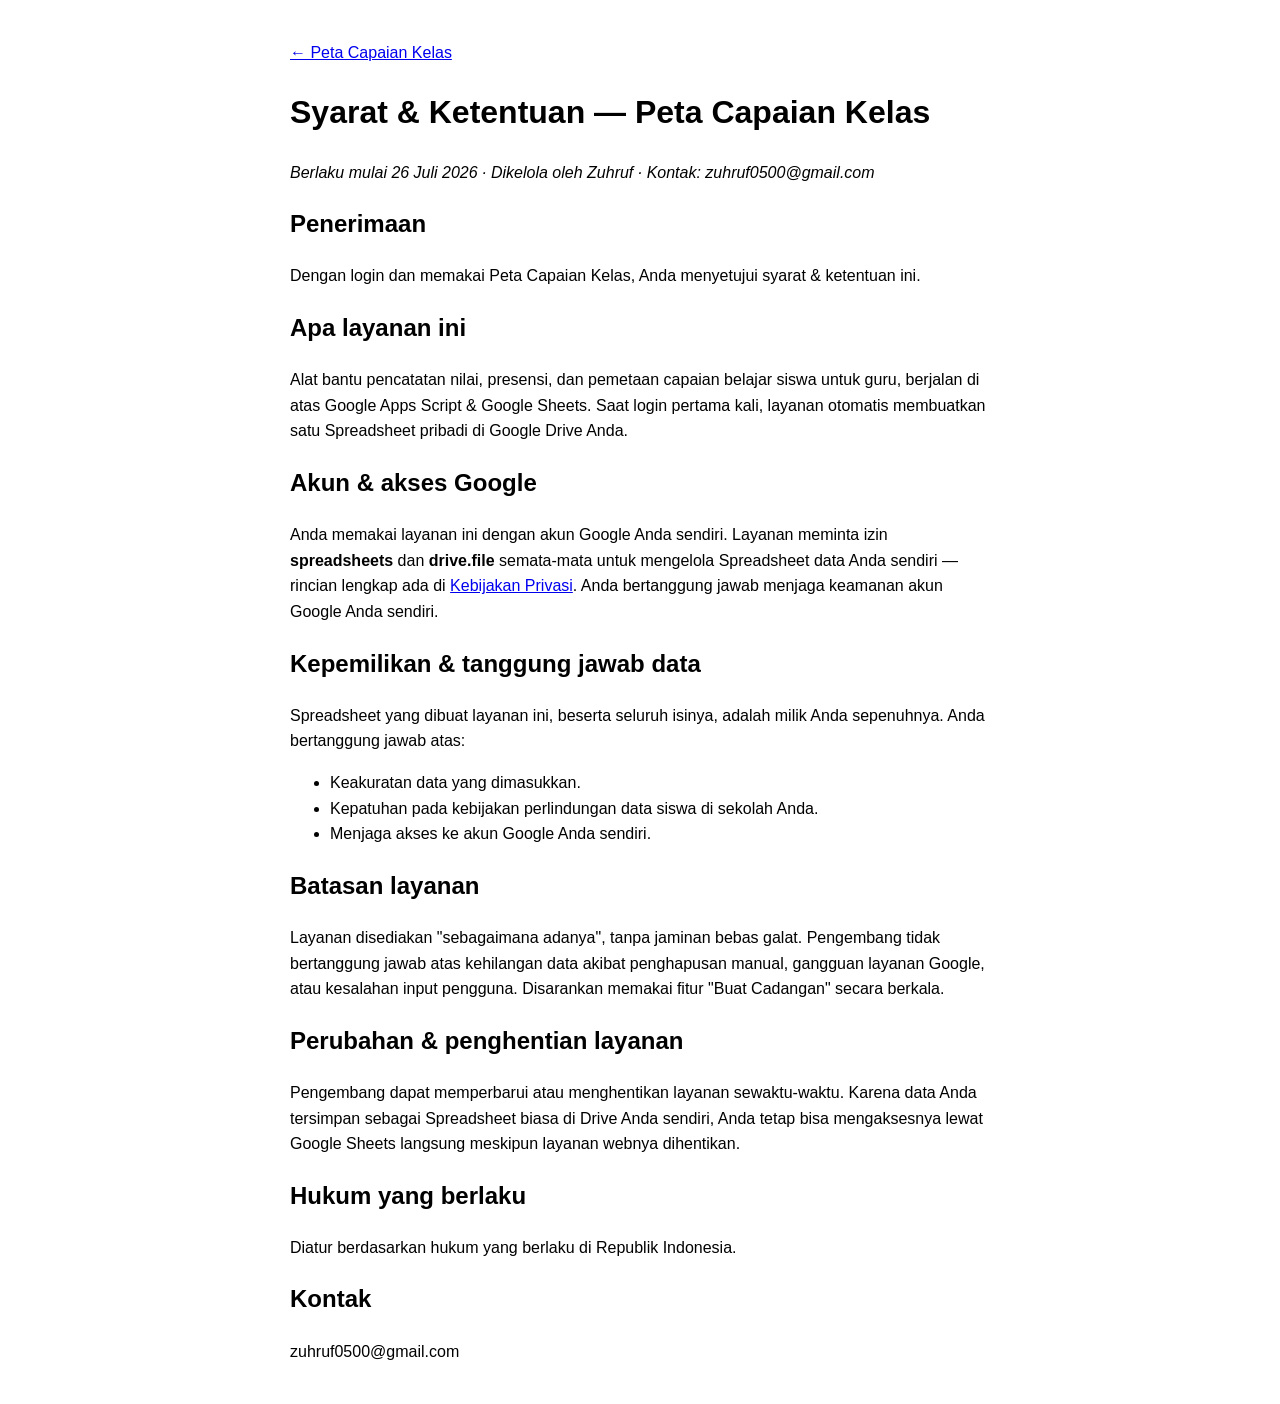
<file: syarat-dan-ketentuan.html>
<!DOCTYPE html>
<html lang="id"><head><meta charset="utf-8"><title>Syarat &amp; Ketentuan — Peta Capaian Kelas</title></head>
<body style="font-family:sans-serif; max-width:700px; margin:40px auto; padding:0 20px; line-height:1.6;">
<p><a href="index.html">&larr; Peta Capaian Kelas</a></p>
<h1>Syarat &amp; Ketentuan — Peta Capaian Kelas</h1>
<p><em>Berlaku mulai 26 Juli 2026 &middot; Dikelola oleh Zuhruf &middot; Kontak: zuhruf0500@gmail.com</em></p>

<h2>Penerimaan</h2>
<p>Dengan login dan memakai Peta Capaian Kelas, Anda menyetujui syarat &amp; ketentuan ini.</p>

<h2>Apa layanan ini</h2>
<p>Alat bantu pencatatan nilai, presensi, dan pemetaan capaian belajar siswa untuk guru, berjalan di atas Google Apps Script &amp; Google Sheets. Saat login pertama kali, layanan otomatis membuatkan satu Spreadsheet pribadi di Google Drive Anda.</p>

<h2>Akun &amp; akses Google</h2>
<p>Anda memakai layanan ini dengan akun Google Anda sendiri. Layanan meminta izin <strong>spreadsheets</strong> dan <strong>drive.file</strong> semata-mata untuk mengelola Spreadsheet data Anda sendiri — rincian lengkap ada di <a href="kebijakan-privasi.html">Kebijakan Privasi</a>. Anda bertanggung jawab menjaga keamanan akun Google Anda sendiri.</p>

<h2>Kepemilikan &amp; tanggung jawab data</h2>
<p>Spreadsheet yang dibuat layanan ini, beserta seluruh isinya, adalah milik Anda sepenuhnya. Anda bertanggung jawab atas:</p>
<ul>
<li>Keakuratan data yang dimasukkan.</li>
<li>Kepatuhan pada kebijakan perlindungan data siswa di sekolah Anda.</li>
<li>Menjaga akses ke akun Google Anda sendiri.</li>
</ul>

<h2>Batasan layanan</h2>
<p>Layanan disediakan "sebagaimana adanya", tanpa jaminan bebas galat. Pengembang tidak bertanggung jawab atas kehilangan data akibat penghapusan manual, gangguan layanan Google, atau kesalahan input pengguna. Disarankan memakai fitur "Buat Cadangan" secara berkala.</p>

<h2>Perubahan &amp; penghentian layanan</h2>
<p>Pengembang dapat memperbarui atau menghentikan layanan sewaktu-waktu. Karena data Anda tersimpan sebagai Spreadsheet biasa di Drive Anda sendiri, Anda tetap bisa mengaksesnya lewat Google Sheets langsung meskipun layanan webnya dihentikan.</p>

<h2>Hukum yang berlaku</h2>
<p>Diatur berdasarkan hukum yang berlaku di Republik Indonesia.</p>

<h2>Kontak</h2>
<p>zuhruf0500@gmail.com</p>
</body></html>
</file>
<file: assets/site.css>
/* Hallmark · genre: editorial · macrostructure: Workbench · H2 hero knobs: ratio=6/6, right=simulasi produk, divider=negative space
 * theme: custom · vibe: "majalah tebal, lime-lavender, lugas" · paper: oklch(98.4% 0.004 95) · accent: oklch(93% 0.21 122)
 * display: Archivo Black · body: Archivo · axes: light / display-heavy / chromatic-lime
 * enrichment: Tier A (simulasi soal, murni kode) · nav: N12 · footer: Ft1 · studied: no · context: inferred
 * contrast: pass (40–41) · nav: N12 · footer: Ft1 · slop: pass (42–45) · honest: pass (46; harga Dasar Rp59.000 menunggu konfirmasi)
 * chrome: pass (47) · tokens: pass (48) · responsive: pass (49) · mobile: pass (34, 49, 50–57)
 * catatan gate 23: pelat lavender = warna sampul ebook merek, satu pita per halaman, disengaja
 */
/* Hallmark · pre-emit critique: P4 H4 E4 S5 R4 V4 */
@import url("tokens.css");

*, *::before, *::after { box-sizing: border-box; }
html { overflow-x: clip; scroll-behavior: smooth; scroll-padding-top: calc(var(--bar-h) + var(--space-md)); -webkit-text-size-adjust: 100%; }
body {
  margin: 0; overflow-x: clip;
  background: var(--color-paper); color: var(--color-ink);
  font-family: var(--font-body); font-size: var(--text-base); line-height: 1.55;
}
img, svg { max-width: 100%; height: auto; display: block; }
h1, h2, h3, p, ul, ol, dl, dd, figure { margin: 0; }
ul, ol { padding: 0; list-style: none; }
a { color: inherit; }
button { font: inherit; color: inherit; }
::selection { background: var(--color-lime); color: var(--color-ink); }
:focus-visible { outline: 2px solid var(--color-focus); outline-offset: 3px; }

h1, h2, h3 { font-family: var(--font-display); font-weight: 300; font-style: normal; letter-spacing: -0.02em; line-height: 1.06; overflow-wrap: anywhere; min-width: 0; }
h1 { font-size: var(--text-display); }
h2 { font-size: var(--text-display-s); }
h3 { font-size: var(--text-lg); line-height: 1.15; }
.hl { background: linear-gradient(180deg, transparent 22%, var(--color-lime) 22%, var(--color-lime) 94%, transparent 94%); padding: 0 0.12em; -webkit-box-decoration-break: clone; box-decoration-break: clone; }
.mono { font-family: var(--font-mono); font-variant-numeric: tabular-nums; }
.label { font-size: var(--text-xs); font-weight: 600; letter-spacing: 0.09em; text-transform: uppercase; color: var(--color-muted); }
.lede { font-size: var(--text-md); line-height: 1.45; color: var(--color-ink-2); max-width: 46ch; }
.wrap { max-width: var(--wrap); margin-inline: auto; padding-inline: var(--gutter); }
.skip { position: absolute; left: -999px; top: 0; background: var(--color-ink); color: var(--color-paper); padding: var(--space-sm) var(--space-md); z-index: calc(var(--z-sticky) + 1); }
.skip:focus { left: 0; }

/* ---------- tombol ---------- */
.btn {
  display: inline-flex; align-items: center; justify-content: center; gap: var(--space-xs);
  min-height: 48px; padding: 0 var(--space-lg);
  background: var(--color-lime); color: var(--color-ink);
  border: 1px solid transparent; border-radius: var(--radius-pill);
  font-weight: 500; text-decoration: none; white-space: nowrap; cursor: pointer;
  transition: background-color var(--dur-short) var(--ease-out), transform var(--dur-micro) var(--ease-out);
}
.btn--ink   { background: var(--color-ink); color: var(--color-paper); }
.btn--ghost { background: transparent; border-color: currentColor; }
.btn--sm    { min-height: 40px; padding: 0 var(--space-md); font-size: var(--text-sm); }
.btn:active { transform: translateY(1px); }
.btn[aria-disabled="true"], .btn:disabled { background: var(--color-paper-2); color: var(--color-muted); border-color: var(--color-rule); cursor: not-allowed; }
.btn[data-state="loading"] { cursor: progress; opacity: 0.7; }
@media (hover: hover) and (pointer: fine) {
  .btn:not([aria-disabled="true"]):not(:disabled):hover { background: var(--color-lime-deep); transform: translateY(-1.5px); }
  .btn--ink:not([aria-disabled="true"]):not(:disabled):hover { background: var(--color-ink-2); }
  .btn--ghost:not([aria-disabled="true"]):not(:disabled):hover { background: var(--color-paper-2); }
}
.tlink { display: inline-flex; align-items: center; min-height: 44px; font-weight: 600; text-underline-offset: 0.2em; text-decoration-thickness: 2px; white-space: nowrap; }
@media (hover: hover) { .tlink:hover { text-decoration-color: var(--color-lime-deep); } }

/* ---------- nav N12: banner + bar ---------- */
.nav { position: fixed; inset: 0 0 auto; z-index: var(--z-sticky); transition: transform 320ms var(--ease-out); }
.nav.is-compact { transform: translateY(calc(var(--banner-h) * -1)); }
.nav.is-dismissed { transform: none; }
.nav.is-dismissed .nav__banner { display: none; }
.nav__banner {
  height: var(--banner-h); display: flex; align-items: center; justify-content: center; gap: var(--space-sm);
  padding-inline: var(--space-md) var(--space-2xl); position: relative;
  background: var(--color-ink); color: var(--color-paper); font-size: var(--text-sm);
  --color-focus: var(--color-lime);
}
.nav__banner p { white-space: nowrap; overflow: hidden; text-overflow: ellipsis; }
.nav__banner a { display: inline-flex; align-items: center; min-height: var(--banner-h); color: var(--color-lime); font-weight: 700; white-space: nowrap; text-underline-offset: 0.2em; }
.nav__banner .wide { display: none; }
.nav__x { position: absolute; right: var(--space-2xs); top: 0; width: 44px; height: var(--banner-h); background: none; border: 0; color: var(--color-paper); font-size: var(--text-md); line-height: 1; cursor: pointer; }
.nav__bar { background: var(--color-paper); border-bottom: var(--rule-hair) solid var(--color-rule); }
.nav__inner { height: var(--bar-h); display: flex; align-items: center; gap: var(--space-sm); }
.brand { display: inline-flex; align-items: center; min-height: 44px; gap: var(--space-xs); font-family: var(--font-display); font-size: 1.0625rem; letter-spacing: -0.02em; text-decoration: none; white-space: nowrap; margin-right: auto; }
.brand svg { width: 22px; height: 22px; flex: none; }
@media (max-width: 22.4rem) { .brand svg { display: none; } .nav__inner { gap: var(--space-xs); } .nav__inner .btn--sm, .nav__toggle { padding-inline: var(--space-sm); } }
.nav__links { display: none; }
.nav__links a, .nav__masuk { font-size: var(--text-sm); font-weight: 600; text-decoration: none; white-space: nowrap; padding: var(--space-xs) var(--space-2xs); }
.nav__masuk { display: none; }
@media (hover: hover) { .nav__links a:hover, .nav__masuk:hover { text-decoration: underline; text-decoration-thickness: 2px; text-underline-offset: 0.3em; } }
.nav__toggle { min-height: 40px; padding: 0 var(--space-md); background: none; border: 1px solid var(--color-ink); border-radius: var(--radius-pill); font-size: var(--text-sm); font-weight: 700; cursor: pointer; white-space: nowrap; }
.nav__sheet { background: var(--color-paper); border-bottom: var(--rule-bold) solid var(--color-ink); }
.nav__sheet a { display: flex; align-items: center; min-height: 48px; font-weight: 600; text-decoration: none; border-top: var(--rule-hair) solid var(--color-rule); white-space: nowrap; }
@media (min-width: 60rem) {
  .nav__banner .wide { display: inline; }
  .nav__links { display: flex; gap: var(--space-lg); margin-right: var(--space-lg); }
  .nav__masuk { display: inline-block; }
  .nav__toggle, .nav__sheet { display: none; }
}
main { padding-top: calc(var(--banner-h) + var(--bar-h)); }

/* ---------- hero ---------- */
.hero { padding-block: var(--space-xl) var(--space-2xl); }
.hero__grid { display: grid; gap: var(--space-xl); }
.hero__text { display: grid; gap: var(--space-lg); align-content: start; }
.hero__cta { display: flex; flex-wrap: wrap; align-items: center; gap: var(--space-md) var(--space-lg); }
.hero__note { font-size: var(--text-sm); color: var(--color-muted); }
@media (min-width: 60rem) {
  .hero { padding-block: var(--space-xl) var(--space-3xl); }
  .hero__grid { grid-template-columns: minmax(0, 6fr) minmax(0, 6fr); gap: var(--space-2xl); align-items: center; }
}
.reveal { opacity: 0; transform: translateY(8px); animation: reveal var(--dur-long) var(--ease-out) forwards; animation-delay: calc(var(--i, 0) * 70ms); }
@keyframes reveal { to { opacity: 1; transform: none; } }

/* ---------- layar simulasi ---------- */
.stage {
  --color-focus: var(--color-lime);
  background: var(--color-stage); color: var(--color-stage-ink);
  border-radius: var(--radius-md); padding: var(--space-md);
  display: grid; grid-template-columns: minmax(0, 1fr); gap: var(--space-sm);
}
.stage__top { display: flex; align-items: center; justify-content: space-between; gap: var(--space-sm); font-size: var(--text-sm); }
.stage__tag { min-width: 0; background: var(--color-lavender); color: var(--color-ink); border-radius: var(--radius-pill); padding: var(--space-3xs) var(--space-sm); font-weight: 700; white-space: nowrap; overflow: hidden; text-overflow: ellipsis; }
.stage__meta { flex: none; display: flex; gap: var(--space-md); white-space: nowrap; color: var(--color-stage-muted); }
.stage__meta b { color: var(--color-stage-ink); font-weight: 500; }
.stage__bar { height: 3px; background: var(--color-stage-2); overflow: hidden; }
.stage__bar i { display: block; height: 100%; background: var(--color-lime); transform-origin: left; }
/* adegan ditumpuk di satu sel: tinggi layar mengikuti adegan tertinggi */
.stage__body { display: grid; grid-template-columns: minmax(0, 1fr); }
.scene { grid-area: 1 / 1; display: grid; grid-template-columns: minmax(0, 1fr); gap: var(--space-sm); align-content: start; visibility: hidden; opacity: 0; transform: translateY(8px); }
.scene.is-on { visibility: visible; opacity: 1; transform: none; transition: opacity var(--dur-long) var(--ease-out), transform var(--dur-long) var(--ease-out); }
.stage__q { font-size: var(--text-base); line-height: 1.4; }
.stage__q a { color: var(--color-lime); }
.stage__media { color: var(--color-ink); }
.stage__media > div { margin: 0 !important; background: var(--color-stage-ink); border-radius: var(--radius-sm); padding: var(--space-2xs); }
.stage__media svg { width: 40px; height: 40px; }
.opts { display: grid; grid-template-columns: minmax(0, 1fr); gap: var(--space-2xs); }
.opt {
  display: grid; grid-template-columns: 1.5rem minmax(0, 1fr) auto; gap: var(--space-xs); align-items: center;
  padding: var(--space-xs) var(--space-sm); min-height: 2.5rem;
  border: var(--rule-hair) solid var(--color-stage-rule); border-radius: var(--radius-sm);
  font-size: var(--text-sm); line-height: 1.3;
  transition: background-color var(--dur-short) var(--ease-out), border-color var(--dur-short) var(--ease-out), color var(--dur-short) var(--ease-out);
}
.opt b { font-weight: 700; color: var(--color-stage-muted); }
.opt svg { width: 40px; height: 40px; background: var(--color-stage-ink); border-radius: var(--radius-sm); }
.opt__mark { font-style: normal; font-weight: 600; font-size: var(--text-xs); white-space: nowrap; opacity: 0; transition: opacity var(--dur-short) var(--ease-out); }
.opt.is-picked { border-color: var(--color-stage-ink); background: var(--color-stage-2); }
.opt.is-right  { border-color: var(--color-lime); background: var(--color-lime); color: var(--color-ink); }
.opt.is-right b { color: var(--color-ink); }
.opt.is-wrong  { border-color: var(--color-stage-bad); color: var(--color-stage-bad); }
.opts--fig { grid-template-columns: repeat(5, minmax(0, 1fr)); }
.opts--fig .opt { grid-template-columns: minmax(0, 1fr); justify-items: center; padding: var(--space-2xs); gap: var(--space-3xs); }
.opts--fig .opt__mark { min-height: 1em; }
.stage__verdict { font-size: var(--text-sm); line-height: 1.4; color: var(--color-stage-muted); opacity: 0; transition: opacity var(--dur-short) var(--ease-out); }
.is-revealed .stage__verdict, .is-revealed .opt__mark { opacity: 1; }
@media (max-width: 39.99rem) { .stage__verdict { display: -webkit-box; -webkit-line-clamp: 3; -webkit-box-orient: vertical; overflow: hidden; } }
.stage__verdict strong { color: var(--color-stage-ink); }
.stage__ctl { display: flex; flex-wrap: wrap; align-items: center; gap: var(--space-xs); border-top: var(--rule-hair) solid var(--color-stage-rule); padding-top: var(--space-sm); }
.stage__btn { min-height: 40px; min-width: 44px; padding: 0 var(--space-sm); background: none; border: var(--rule-hair) solid var(--color-stage-rule); border-radius: var(--radius-pill); color: var(--color-stage-ink); font-size: var(--text-xs); font-weight: 700; letter-spacing: 0.06em; cursor: pointer; white-space: nowrap; }
.stage__btn:active, .nav__toggle:active { transform: translateY(1px); }
.stage__btn[aria-pressed="true"] { background: var(--color-stage-ink); color: var(--color-ink); border-color: var(--color-stage-ink); }
.stage__cap { flex-basis: 100%; font-size: var(--text-xs); color: var(--color-stage-muted); line-height: 1.3; }
@media (min-width: 40rem) {
  .stage { padding: var(--space-lg); }
  .stage__media svg { width: 46px; height: 46px; }
  .opt svg { width: 52px; height: 52px; }
  .stage__cap { flex-basis: auto; margin-left: auto; text-align: right; }
}

/* ---------- angka isi ---------- */
.facts { border-block: var(--rule-bold) solid var(--color-ink); }
.facts__grid { display: grid; grid-template-columns: repeat(2, minmax(0, 1fr)); }
.fact { padding: var(--space-md) 0; display: grid; gap: var(--space-3xs); border-top: var(--rule-hair) solid var(--color-rule); }
.fact:nth-child(-n+2) { border-top: 0; }
.fact:nth-child(even) { padding-left: var(--space-md); border-left: var(--rule-hair) solid var(--color-rule); }
.fact:last-child { grid-column: 1 / -1; }
.fact b { font-family: var(--font-display); font-weight: 400; font-size: var(--text-xl); line-height: 1; font-variant-numeric: tabular-nums; }
.fact span { font-size: var(--text-sm); color: var(--color-ink-2); }
@media (min-width: 60rem) {
  .facts__grid { grid-template-columns: repeat(5, minmax(0, 1fr)); }
  .fact, .fact:nth-child(even) { border-top: 0; padding: var(--space-lg) var(--space-md); border-left: var(--rule-hair) solid var(--color-rule); }
  .fact:first-child { border-left: 0; padding-left: 0; }
  .fact:last-child { grid-column: auto; }
}

/* ---------- tur isi paket ---------- */
.tour { padding-block: var(--space-3xl) var(--space-2xl); }
.tour__head { max-width: 22ch; margin-bottom: var(--space-2xl); }
.tour__item { display: grid; gap: var(--space-lg); padding-block: var(--space-xl); border-top: var(--rule-hair) solid var(--color-rule); }
.tour__text { display: grid; gap: var(--space-sm); align-content: start; }
.tour__text p { color: var(--color-ink-2); max-width: 46ch; }
.spec { display: grid; gap: 0; margin-top: var(--space-xs); font-size: var(--text-sm); }
.spec div { display: grid; grid-template-columns: 7.5rem minmax(0, 1fr); gap: var(--space-sm); padding: var(--space-xs) 0; border-top: var(--rule-hair) solid var(--color-rule); }
.spec dt { color: var(--color-muted); }
.shot { border: var(--rule-hair) solid var(--color-rule); background: var(--color-paper-2); }
.shot img { width: 100%; }
.shots { display: grid; gap: var(--space-sm); }
.shots--3 { grid-template-columns: repeat(3, minmax(0, 1fr)); align-items: start; }
.shots--3 .shot:nth-child(2) { margin-top: var(--space-lg); }
.shots--2 { grid-template-columns: repeat(2, minmax(0, 1fr)); }
figcaption { margin-top: var(--space-xs); font-size: var(--text-xs); color: var(--color-muted); }
@media (min-width: 60rem) {
  .tour__item { grid-template-columns: minmax(0, 7fr) minmax(0, 5fr); gap: var(--space-2xl); padding-block: var(--space-2xl); align-items: center; }
  .tour__item:nth-of-type(even) .tour__fig { order: 2; }
  .tour__item:nth-of-type(even) { grid-template-columns: minmax(0, 5fr) minmax(0, 7fr); }
}

/* ---------- harga ---------- */
.harga { padding-block: var(--space-2xl) var(--space-3xl); }
.harga__head { display: grid; gap: var(--space-sm); margin-bottom: var(--space-xl); }
.harga__head p { color: var(--color-ink-2); max-width: 48ch; }
.tier { display: grid; grid-template-columns: auto minmax(0, 1fr) auto; grid-template-areas: "bars nama harga" "isi isi isi" "beli beli beli"; gap: var(--space-sm) var(--space-md); align-items: center; padding-block: var(--space-lg); border-top: var(--rule-bold) solid var(--color-ink); }
.tier:last-of-type { border-bottom: var(--rule-bold) solid var(--color-ink); }
.bars { display: flex; align-items: flex-end; gap: var(--space-3xs); height: 1.75rem; }
.bars i { width: 0.375rem; background: var(--color-rule); }
.bars i:nth-child(1) { height: 40%; } .bars i:nth-child(2) { height: 60%; } .bars i:nth-child(3) { height: 80%; } .bars i:nth-child(4) { height: 100%; }
.bars i.on { background: var(--color-ink); }
.tier .bars { grid-area: bars; } .tier h3 { grid-area: nama; } .tier .btn { grid-area: beli; }
.tier__price { grid-area: harga; font-size: var(--text-md); font-weight: 500; white-space: nowrap; }
.tier__isi { grid-area: isi; color: var(--color-ink-2); font-size: var(--text-sm); max-width: 60ch; }
.tier__isi b { color: var(--color-ink); }
.harga__note { margin-top: var(--space-lg); font-size: var(--text-sm); color: var(--color-muted); max-width: 60ch; }
@media (min-width: 60rem) {
  .tier { grid-template-columns: auto 9rem minmax(0, 1fr) 8rem 11rem; grid-template-areas: "bars nama isi harga beli"; gap: var(--space-lg); }
  .tier__price { text-align: right; }
}

/* ---------- pelat coba gratis ---------- */
.plate { background: var(--color-lavender); padding-block: var(--space-2xl); }
.plate__grid { display: grid; gap: var(--space-lg); }
.plate p { font-size: var(--text-md); line-height: 1.45; max-width: 46ch; }
.plate__side { display: grid; gap: var(--space-lg); justify-items: start; }
@media (min-width: 60rem) { .plate { padding-block: var(--space-3xl); } .plate__grid { grid-template-columns: minmax(0, 7fr) minmax(0, 5fr); align-items: end; gap: var(--space-2xl); } }

/* ---------- tanya jawab ---------- */
.faq { padding-block: var(--space-3xl) var(--space-2xl); }
.faq__grid { display: grid; gap: var(--space-xl); }
.faq details { border-top: var(--rule-hair) solid var(--color-rule); }
.faq details:last-child { border-bottom: var(--rule-hair) solid var(--color-rule); }
.faq summary { display: flex; justify-content: space-between; gap: var(--space-md); align-items: center; min-height: 56px; padding-block: var(--space-sm); font-weight: 700; font-size: 1.0625rem; cursor: pointer; list-style: none; }
.faq summary::-webkit-details-marker { display: none; }
.faq summary::after { content: "+"; font-weight: 400; font-size: var(--text-md); flex: none; }
.faq details[open] summary::after { content: "−"; }
.faq details p { padding-bottom: var(--space-lg); color: var(--color-ink-2); max-width: 62ch; }
@media (min-width: 60rem) { .faq__grid { grid-template-columns: minmax(0, 4fr) minmax(0, 8fr); gap: var(--space-2xl); } }

/* ---------- untuk guru ---------- */
.guru { background: var(--color-paper-2); padding-block: var(--space-2xl); }
.guru__grid { display: grid; gap: var(--space-lg); }
.guru p { color: var(--color-ink-2); max-width: 54ch; }
.guru details { font-size: var(--text-sm); color: var(--color-ink-2); max-width: 54ch; }
.guru summary { cursor: pointer; font-weight: 600; min-height: 44px; display: flex; align-items: center; }
.guru__side { display: grid; gap: var(--space-md); justify-items: start; align-content: start; }
@media (min-width: 60rem) { .guru__grid { grid-template-columns: minmax(0, 5fr) minmax(0, 7fr); gap: var(--space-2xl); } }

/* ---------- footer Ft1 ---------- */
.foot { padding-block: var(--space-2xl) calc(var(--space-2xl) * 2); border-top: var(--rule-bold) solid var(--color-ink); }
.foot__grid { display: grid; gap: var(--space-lg); }
.foot__mark { font-family: var(--font-display); font-size: var(--text-xl); letter-spacing: -0.02em; line-height: 1; }
.foot__tag { color: var(--color-ink-2); max-width: 46ch; }
.foot__links { display: flex; flex-wrap: wrap; gap: var(--space-xs) var(--space-lg); font-size: var(--text-sm); }
.foot__links a { white-space: nowrap; min-height: 44px; display: inline-flex; align-items: center; text-underline-offset: 0.25em; }
.foot__fine { font-size: var(--text-xs); color: var(--color-muted); max-width: 70ch; }
@media (min-width: 60rem) { .foot { padding-bottom: var(--space-2xl); } .foot__grid { grid-template-columns: minmax(0, 5fr) minmax(0, 7fr); } .foot__fine { grid-column: 1 / -1; } }

/* ---------- bilah beli (C4), hanya layar kecil ---------- */
.buybar { position: fixed; inset: auto 0 0; z-index: var(--z-sticky); display: flex; align-items: center; justify-content: space-between; gap: var(--space-md); padding: var(--space-xs) var(--gutter); padding-bottom: max(var(--space-xs), env(safe-area-inset-bottom)); background: var(--color-paper); border-top: var(--rule-bold) solid var(--color-ink); transform: translateY(110%); transition: transform var(--dur-short) var(--ease-out); }
.buybar.is-on { transform: none; }
.buybar span { font-size: var(--text-sm); white-space: nowrap; }
@media (min-width: 60rem) { .buybar { display: none; } }

/* ---------- halaman sempit (coba gratis, masuk, member) ---------- */
.sub { --banner-h: 0px; }
.page { padding-top: calc(var(--banner-h) + var(--bar-h) + var(--space-xl)); padding-bottom: var(--space-3xl); }
.page__p { max-width: 52ch; margin-bottom: var(--space-lg); color: var(--color-ink-2); }
.score + .lede { margin-top: var(--space-lg); }
.page__narrow { max-width: 44rem; }
.page h1 { font-size: var(--text-display-s); margin-bottom: var(--space-md); }
.page .lede { max-width: 48ch; margin-bottom: var(--space-lg); }
.panel { border-block: var(--rule-bold) solid var(--color-ink); padding-block: var(--space-lg); display: grid; grid-template-columns: minmax(0, 1fr); gap: var(--space-md); }
.quiz__top { display: flex; flex-wrap: wrap; align-items: center; justify-content: space-between; gap: var(--space-sm); font-size: var(--text-sm); }
.chip { min-width: 0; max-width: 100%; overflow: hidden; text-overflow: ellipsis; background: var(--color-lavender); border-radius: var(--radius-pill); padding: var(--space-3xs) var(--space-sm); font-weight: 700; white-space: nowrap; }
.quiz__q { font-size: 1.0625rem; line-height: 1.5; }
.quiz__media > div { margin: 0 !important; }
.quiz fieldset { border: 0; padding: 0; margin: 0; display: grid; gap: var(--space-xs); min-width: 0; }
.quiz legend { position: absolute; width: 1px; height: 1px; overflow: hidden; clip-path: inset(50%); }
.pick { display: grid; grid-template-columns: auto minmax(0, 1fr) auto; gap: var(--space-sm); align-items: center; min-height: 48px; padding: var(--space-xs) var(--space-sm); border: var(--rule-hair) solid var(--color-rule); border-radius: var(--radius-sm); cursor: pointer; }
.pick span { overflow-wrap: anywhere; min-width: 0; }
.pick input { width: 1.125rem; height: 1.125rem; accent-color: var(--color-ink); margin: 0; }
.pick:has(input:checked) { border-color: var(--color-ink); background: var(--color-paper-2); }
.pick:has(input:focus-visible) { outline: 2px solid var(--color-focus); outline-offset: 2px; }
.pick.is-right { border-color: var(--color-ok); background: var(--color-lime); }
.pick.is-wrong { border-color: var(--color-bad); }
.pick__mark { font-size: var(--text-xs); font-weight: 700; white-space: nowrap; }
.pick.is-wrong .pick__mark { color: var(--color-bad); }
.quiz__nav { display: flex; justify-content: space-between; gap: var(--space-sm); flex-wrap: wrap; }
.explain { font-size: var(--text-sm); color: var(--color-ink-2); border-top: var(--rule-hair) solid var(--color-rule); padding-top: var(--space-sm); }
.score { display: grid; grid-template-columns: repeat(3, minmax(0, 1fr)); border-block: var(--rule-bold) solid var(--color-ink); }
.score div { padding: var(--space-md) var(--space-xs); display: grid; gap: var(--space-3xs); }
.score div + div { border-left: var(--rule-hair) solid var(--color-rule); padding-left: var(--space-sm); }
.score b { font-family: var(--font-display); font-weight: 400; font-size: var(--text-xl); line-height: 1; }
.review { display: grid; grid-template-columns: minmax(0, 1fr); gap: var(--space-lg); margin-top: var(--space-xl); }

/* formulir */
.form { display: grid; gap: var(--space-md); }
.field { display: grid; gap: var(--space-2xs); }
.field label { font-size: var(--text-sm); font-weight: 600; }
.field input:not([type=checkbox]) { min-height: 48px; padding: 0 var(--space-sm); font: inherit; color: inherit; background: var(--color-paper); border: var(--rule-bold) solid var(--color-ink); border-radius: var(--radius-sm); min-width: 0; width: 100%; outline: 2px solid transparent; outline-offset: 1px; }
.field input:focus-visible { outline-color: var(--color-focus); }
.field input:disabled { background: var(--color-paper-2); border-color: var(--color-rule); opacity: 0.55; cursor: not-allowed; }
.field .check { font-weight: 400; }
.check { display: inline-flex; align-items: center; gap: var(--space-xs); min-height: 44px; font-weight: 400; cursor: pointer; }
.check input { width: 1.125rem; height: 1.125rem; accent-color: var(--color-ink); margin: 0; }
.field input[aria-invalid="true"] { border-color: var(--color-bad); }
.field small { font-size: var(--text-xs); color: var(--color-muted); min-height: 1lh; }
.msg { font-size: var(--text-sm); padding: var(--space-sm); border: var(--rule-hair) solid var(--color-rule); border-radius: var(--radius-sm); }
.msg[data-tone="error"] { border-color: var(--color-bad); color: var(--color-bad); }
.msg[data-tone="ok"] { border-color: var(--color-ok); color: var(--color-ok); }
.msg:empty { display: none; }
.msg a { font-weight: 600; }
.page__form { max-width: 26rem; }
.page__h2 { font-size: var(--text-lg); margin: var(--space-2xl) 0 var(--space-md); }
.page__after { margin-top: var(--space-xl); }
.page__p a { font-weight: 600; text-underline-offset: 0.2em; }
.items { display: grid; }
.item { display: grid; grid-template-columns: minmax(0, 1fr) auto; gap: var(--space-xs) var(--space-md); align-items: center; padding-block: var(--space-md); border-top: var(--rule-hair) solid var(--color-rule); }
.item:last-child { border-bottom: var(--rule-hair) solid var(--color-rule); }
.item p { font-size: var(--text-sm); color: var(--color-ink-2); grid-column: 1; }
.item .btn { grid-row: 1 / span 2; grid-column: 2; }
.item h3 { font-family: var(--font-body); font-weight: 700; font-size: 1.0625rem; letter-spacing: 0; }
[hidden] { display: none !important; }

/* ---------- pemutar tryout / game ---------- */
.player { height: 100dvh; display: grid; grid-template-rows: auto minmax(0, 1fr); }
.player__bar { display: flex; align-items: center; justify-content: space-between; gap: var(--space-md); padding-inline: var(--gutter); min-height: 48px; border-bottom: var(--rule-hair) solid var(--color-rule); }
.player__bar .brand { margin: 0; font-size: var(--text-sm); }
.player__isi { display: grid; grid-template-columns: minmax(0, 1fr); min-height: 0; padding-top: 0; }
.player__isi > p { padding: var(--space-xl) var(--gutter); margin: 0; }
.player__isi > .msg { margin: var(--space-xl) var(--gutter); align-self: start; }
.player__bingkai { width: 100%; height: 100%; border: 0; display: block; }

@media (prefers-reduced-motion: reduce) {
  html { scroll-behavior: auto; }
  *, *::before, *::after { animation-duration: 150ms !important; animation-iteration-count: 1 !important; transition-duration: 150ms !important; }
  .reveal { transform: none; }
}

/* ---------- toko: rak kartu produk (assets/toko.js) ---------- */
.toko { padding-block: var(--space-2xl); }
.toko + .toko { padding-top: 0; }
.toko__head { display: grid; gap: var(--space-xs); margin-bottom: var(--space-lg); }
.toko__head p { color: var(--color-ink-2); max-width: 60ch; }
.toko__kat { font-family: var(--font-body); font-weight: 700; font-size: var(--text-sm); letter-spacing: 0.09em; text-transform: uppercase; color: var(--color-muted); margin: var(--space-xl) 0 var(--space-sm); }
.toko__kat:first-of-type { margin-top: 0; }
.rak { display: grid; grid-template-columns: repeat(auto-fill, minmax(min(100%, 16.5rem), 1fr)); gap: var(--space-md); }
/* kartu gaya tiket: kepala bergradasi + judul serif, kaki = tombol kapsul gelap + harga serif */
.kartu { display: grid; grid-template-rows: auto auto 1fr auto; gap: var(--space-md); padding: var(--space-sm) var(--space-sm) var(--space-md); background: oklch(99% 0.004 118); border: 1px solid var(--color-rule); border-radius: var(--radius-md); min-width: 0; }
.kartu__atas { display: flex; flex-direction: column; justify-content: space-between; gap: var(--space-lg); min-height: 11rem; padding: var(--space-md) var(--space-md) var(--space-lg); border-radius: var(--radius-sm); background: linear-gradient(135deg, oklch(95% 0.07 95), oklch(88% 0.08 350)); }
.rak .kartu:nth-child(4n+2) .kartu__atas { background: linear-gradient(160deg, oklch(95% 0.11 118), oklch(86% 0.15 135)); }
.rak .kartu:nth-child(4n+3) .kartu__atas { background: linear-gradient(160deg, oklch(36% 0.006 120), oklch(19% 0.006 120)); color: var(--color-paper); }
.rak .kartu:nth-child(4n+4) .kartu__atas { background: linear-gradient(160deg, oklch(94% 0.04 300), oklch(88% 0.09 160)); }
.kartu__gambar { display: block; aspect-ratio: 4 / 3; background: var(--color-paper-2); border-radius: var(--radius-sm); overflow: hidden; }
.kartu__gambar img { width: 100%; height: 100%; object-fit: cover; display: block; }
.kartu__label { font-size: var(--text-xs); font-weight: 500; letter-spacing: 0.06em; text-transform: uppercase; opacity: 0.72; }
.kartu h3 { font-size: clamp(1.6rem, 1.2vw + 1.2rem, 2.1rem); line-height: 1.08; }
.kartu h3 a { text-decoration: none; }
.kartu__isi { font-size: var(--text-sm); color: var(--color-ink-2); padding-inline: var(--space-xs); }
.kartu__kaki { display: flex; flex-wrap: wrap; align-items: center; gap: var(--space-xs) var(--space-md); padding-inline: var(--space-xs); }
.kartu__kaki .btn { background: var(--color-ink); color: var(--color-paper); }
.kartu__kaki .btn[aria-disabled="true"] { background: var(--color-paper-2); color: var(--color-muted); border-color: var(--color-rule); }
.kartu__harga { margin-left: auto; font-family: var(--font-display); font-weight: 300; font-size: var(--text-xl); line-height: 1; white-space: nowrap; }
.kartu__kaki .tlink { flex-basis: 100%; min-height: 32px; font-size: var(--text-sm); font-weight: 500; }
.toko__kosong { color: var(--color-muted); }
.ungkap { font-size: var(--text-sm); color: var(--color-ink-2); max-width: 60ch; padding: var(--space-sm) var(--space-md); border-left: var(--rule-bold) solid var(--color-lime-deep); background: var(--color-paper-2); }
.langkah { display: grid; gap: var(--space-md); counter-reset: l; padding: 0; list-style: none; max-width: 60ch; }
.langkah li { counter-increment: l; display: grid; grid-template-columns: 2.25rem minmax(0, 1fr); gap: var(--space-sm); align-items: start; }
.langkah li::before { content: counter(l); font-family: var(--font-display); font-size: var(--text-md); line-height: 1.2; }
.langkah { margin-bottom: var(--space-md); }
.aturan { display: grid; gap: var(--space-xs); max-width: 60ch; padding-left: 1.25rem; list-style: disc; color: var(--color-ink-2); }
</file>
